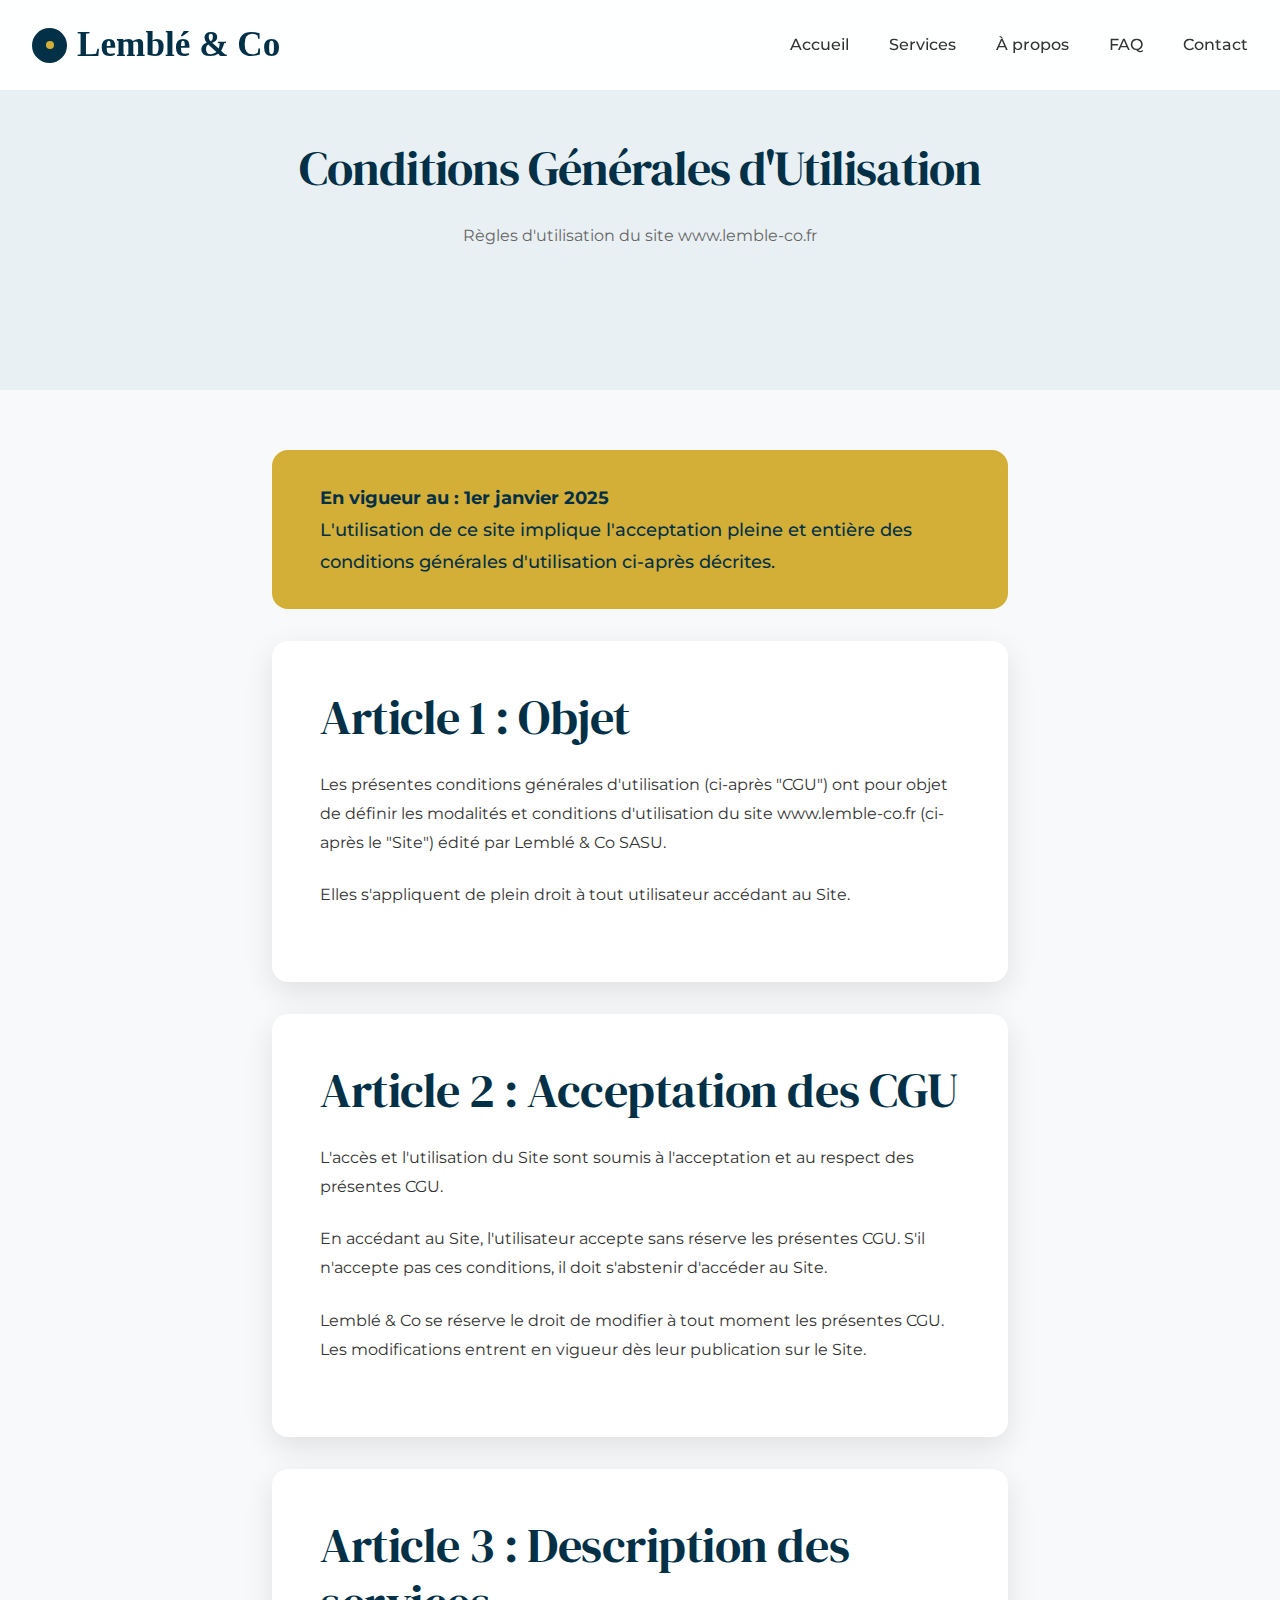
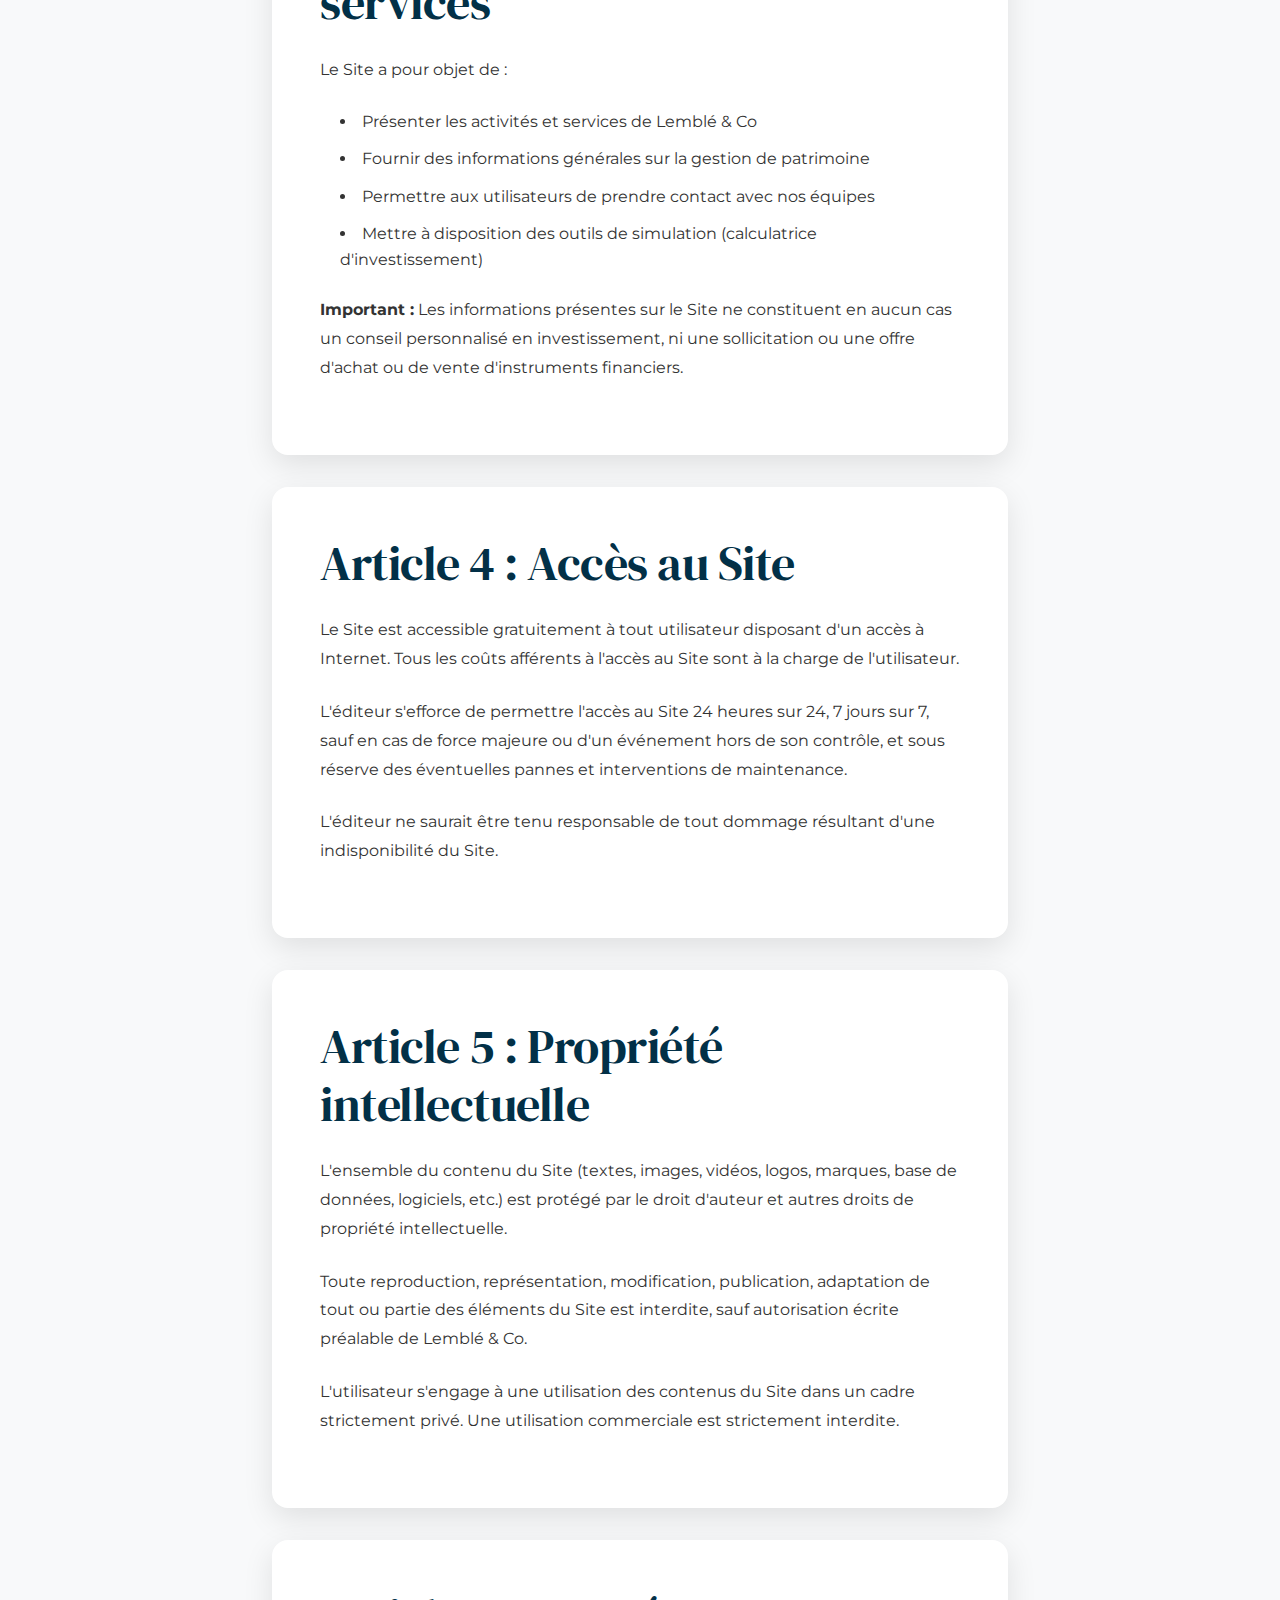
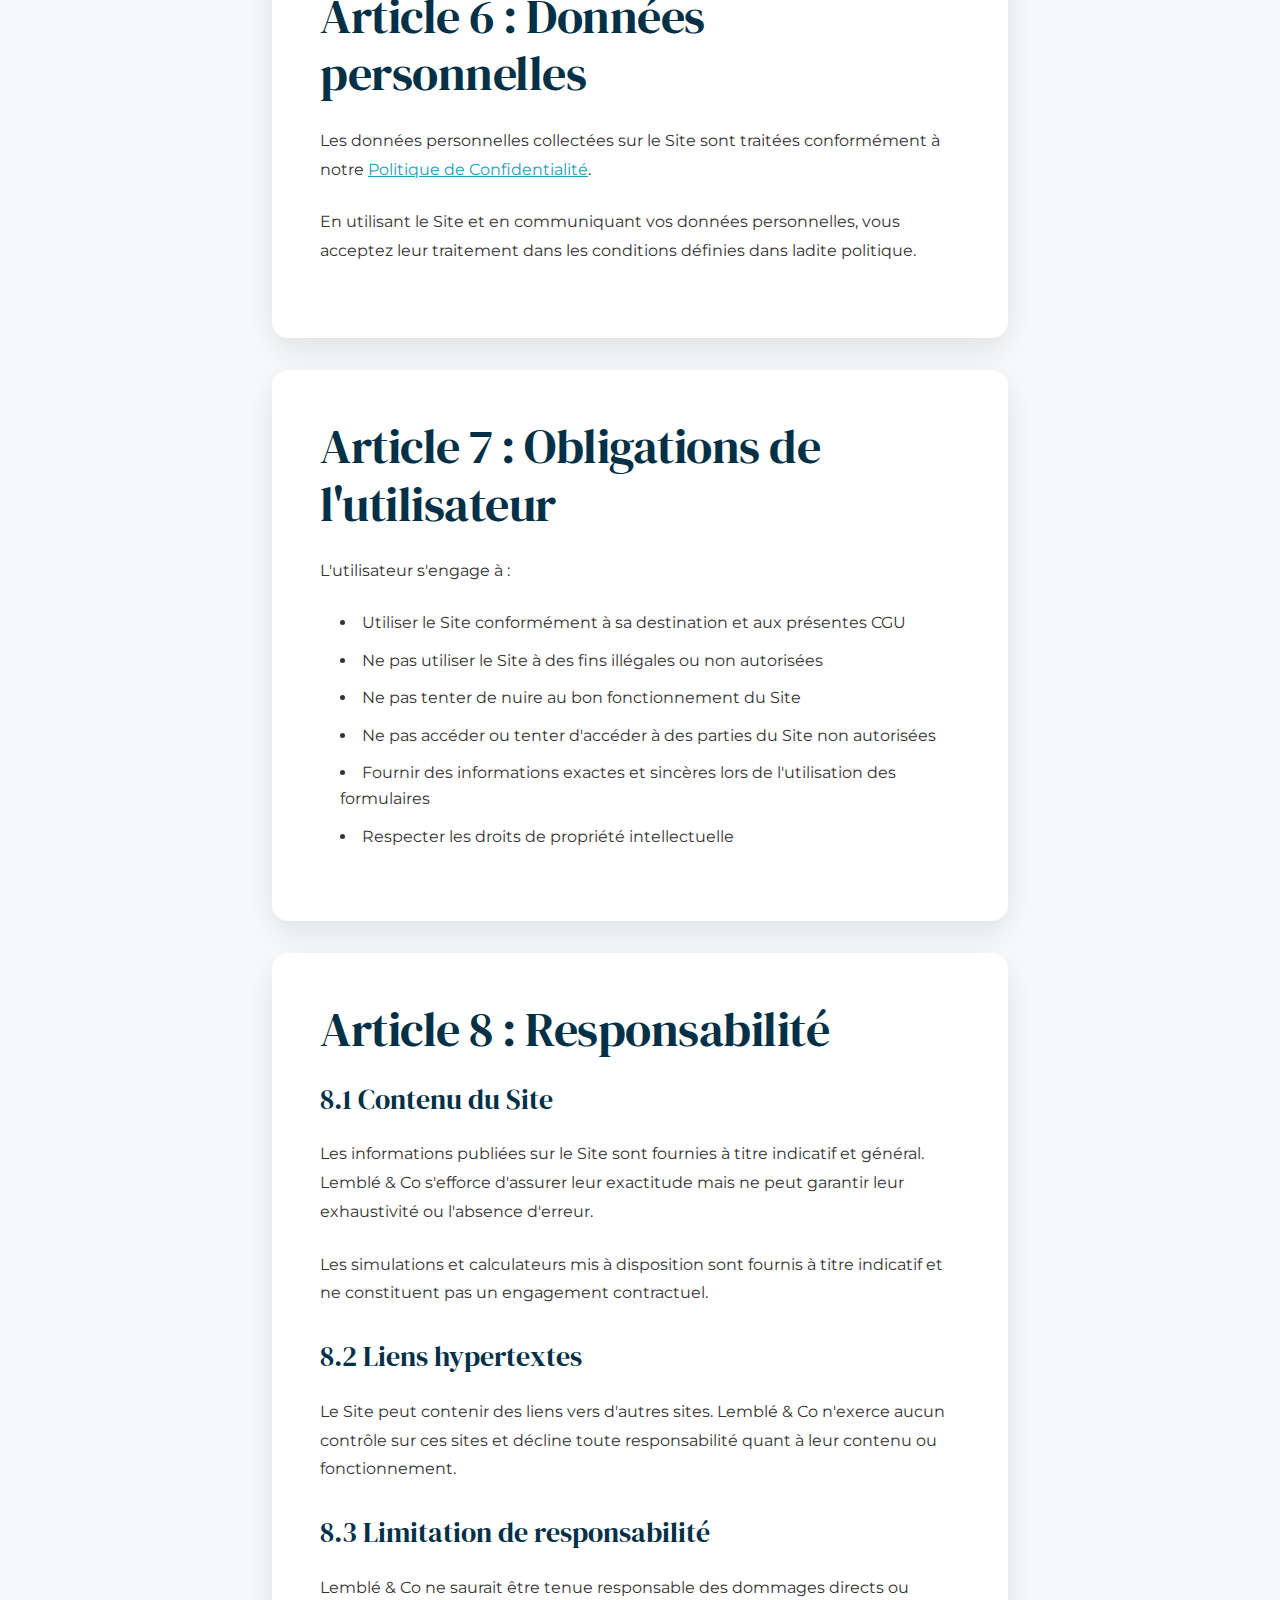
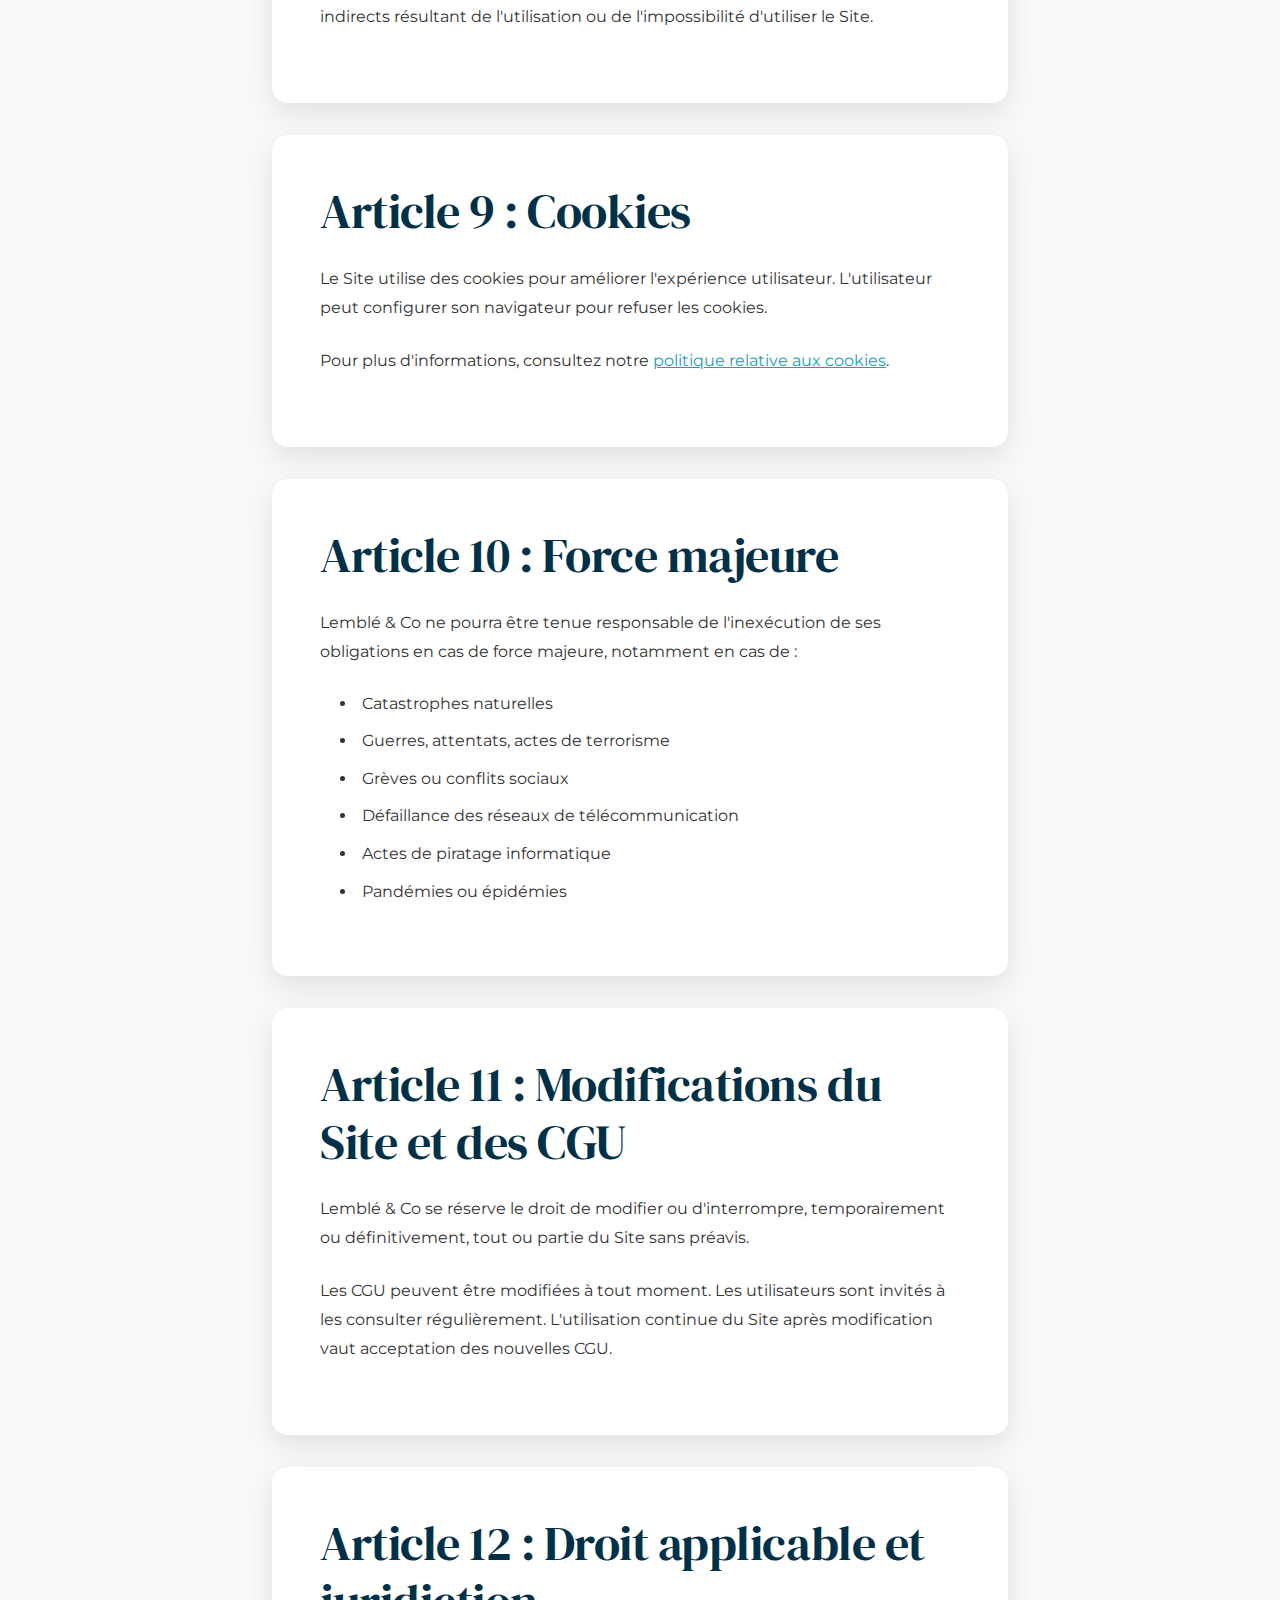
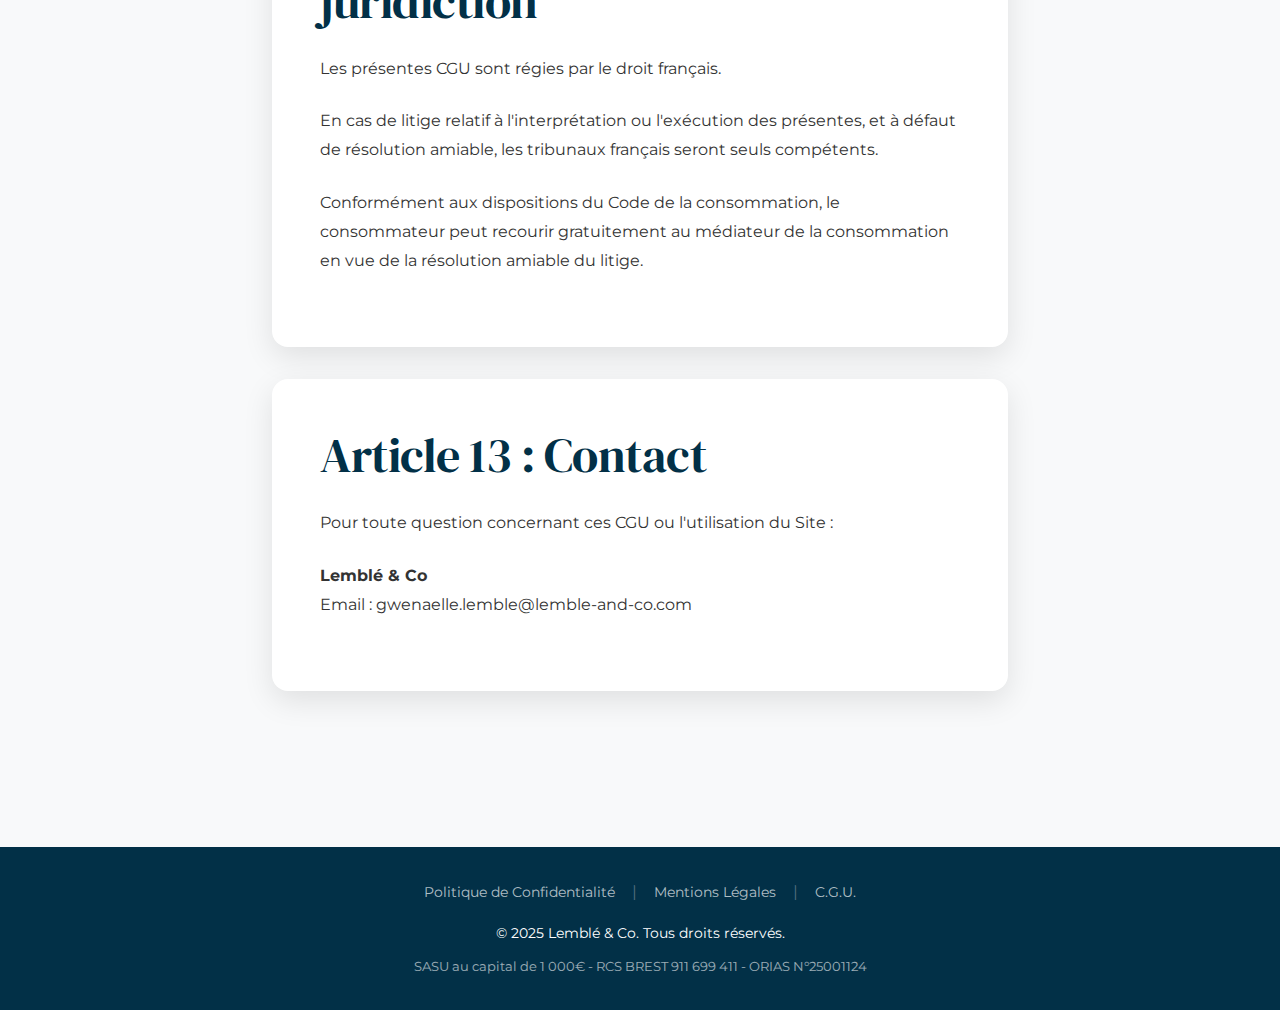
<file: c-g-u.html>
<!DOCTYPE html>
<html lang="fr">
<head>
    <meta charset="UTF-8">
    <meta name="viewport" content="width=device-width, initial-scale=1.0">
    <meta name="description" content="Conditions Générales d'Utilisation - Lemblé & Co">
    <meta name="robots" content="index, follow">
    
    <title>CGU - Conditions Générales d'Utilisation | Lemblé & Co</title>
    
    <link rel="preconnect" href="https://fonts.googleapis.com">
    <link rel="preconnect" href="https://fonts.gstatic.com" crossorigin>
    <link href="https://fonts.googleapis.com/css2?family=DM+Serif+Display:ital@0;1&family=Montserrat:wght@300;400;500;600;700&display=swap" rel="stylesheet">
    <link rel="stylesheet" href="./css/style.css">
    <link rel="icon" href="favicon.ico" type="image/x-icon">
</head>
<body class="loaded">
    <!-- Header -->
    <header class="header">
        <div class="container">
            <div class="logo">
                <a href="index.html" class="logo-link">
                    <span class="logo-icon"><span class="logo-dot"></span></span>
                    <span class="logo-text">Lemblé & Co</span>
                </a>
            </div>
            <nav class="main-nav">
                <button class="mobile-menu-toggle" aria-label="Menu principal">
                    <span></span>
                    <span></span>
                    <span></span>
                </button>
                <ul class="nav-links">
                    <li><a href="index.html#accueil">Accueil</a></li>
                    <li><a href="index.html#services">Services</a></li>
                    <li><a href="index.html#about">À propos</a></li>
                    <li><a href="index.html#faq">FAQ</a></li>
                    <li><a href="index.html#contact">Contact</a></li>
                </ul>
            </nav>
        </div>
    </header>

    <main>
        <!-- Page Header -->
        <section class="legal-header" style="padding: 140px 0 60px; background-color: var(--medium-bg);">
            <div class="container">
                <div class="section-header">
                    <h1 style="font-size: 3rem;">Conditions Générales d'Utilisation</h1>
                    <p>Règles d'utilisation du site www.lemble-co.fr</p>
                </div>
            </div>
        </section>

        <!-- Content -->
        <section class="legal-content" style="padding: 60px 0;">
            <div class="container legal-content-wrapper">
                <div class="content-card-accent">
                    <p>
                        <strong>En vigueur au : 1er janvier 2025</strong><br>
                        L'utilisation de ce site implique l'acceptation pleine et entière des conditions générales d'utilisation ci-après décrites.
                    </p>
                </div>

                <div class="content-card">
                    <h2>Article 1 : Objet</h2>
                    <p>Les présentes conditions générales d'utilisation (ci-après "CGU") ont pour objet de définir les modalités et conditions d'utilisation du site www.lemble-co.fr (ci-après le "Site") édité par Lemblé & Co SASU.</p>
                    <p>Elles s'appliquent de plein droit à tout utilisateur accédant au Site.</p>
                </div>

                <div class="content-card">
                    <h2>Article 2 : Acceptation des CGU</h2>
                    <p>L'accès et l'utilisation du Site sont soumis à l'acceptation et au respect des présentes CGU.</p>
                    <p>En accédant au Site, l'utilisateur accepte sans réserve les présentes CGU. S'il n'accepte pas ces conditions, il doit s'abstenir d'accéder au Site.</p>
                    <p>Lemblé & Co se réserve le droit de modifier à tout moment les présentes CGU. Les modifications entrent en vigueur dès leur publication sur le Site.</p>
                </div>

                <div class="content-card">
                    <h2>Article 3 : Description des services</h2>
                    <p>Le Site a pour objet de :</p>
                    <ul>
                        <li>Présenter les activités et services de Lemblé & Co</li>
                        <li>Fournir des informations générales sur la gestion de patrimoine</li>
                        <li>Permettre aux utilisateurs de prendre contact avec nos équipes</li>
                        <li>Mettre à disposition des outils de simulation (calculatrice d'investissement)</li>
                    </ul>
                    <p style="margin-top: 1rem;"><strong>Important :</strong> Les informations présentes sur le Site ne constituent en aucun cas un conseil personnalisé en investissement, ni une sollicitation ou une offre d'achat ou de vente d'instruments financiers.</p>
                </div>

                <div class="content-card">
                    <h2>Article 4 : Accès au Site</h2>
                    <p>Le Site est accessible gratuitement à tout utilisateur disposant d'un accès à Internet. Tous les coûts afférents à l'accès au Site sont à la charge de l'utilisateur.</p>
                    <p>L'éditeur s'efforce de permettre l'accès au Site 24 heures sur 24, 7 jours sur 7, sauf en cas de force majeure ou d'un événement hors de son contrôle, et sous réserve des éventuelles pannes et interventions de maintenance.</p>
                    <p>L'éditeur ne saurait être tenu responsable de tout dommage résultant d'une indisponibilité du Site.</p>
                </div>

                <div class="content-card">
                    <h2>Article 5 : Propriété intellectuelle</h2>
                    <p>L'ensemble du contenu du Site (textes, images, vidéos, logos, marques, base de données, logiciels, etc.) est protégé par le droit d'auteur et autres droits de propriété intellectuelle.</p>
                    <p>Toute reproduction, représentation, modification, publication, adaptation de tout ou partie des éléments du Site est interdite, sauf autorisation écrite préalable de Lemblé & Co.</p>
                    <p>L'utilisateur s'engage à une utilisation des contenus du Site dans un cadre strictement privé. Une utilisation commerciale est strictement interdite.</p>
                </div>

                <div class="content-card">
                    <h2>Article 6 : Données personnelles</h2>
                    <p>Les données personnelles collectées sur le Site sont traitées conformément à notre <a href="politique-confidentialite.html">Politique de Confidentialité</a>.</p>
                    <p>En utilisant le Site et en communiquant vos données personnelles, vous acceptez leur traitement dans les conditions définies dans ladite politique.</p>
                </div>

                <div class="content-card">
                    <h2>Article 7 : Obligations de l'utilisateur</h2>
                    <p>L'utilisateur s'engage à :</p>
                    <ul>
                        <li>Utiliser le Site conformément à sa destination et aux présentes CGU</li>
                        <li>Ne pas utiliser le Site à des fins illégales ou non autorisées</li>
                        <li>Ne pas tenter de nuire au bon fonctionnement du Site</li>
                        <li>Ne pas accéder ou tenter d'accéder à des parties du Site non autorisées</li>
                        <li>Fournir des informations exactes et sincères lors de l'utilisation des formulaires</li>
                        <li>Respecter les droits de propriété intellectuelle</li>
                    </ul>
                </div>

                <div class="content-card">
                    <h2>Article 8 : Responsabilité</h2>
                    
                    <h3>8.1 Contenu du Site</h3>
                    <p>Les informations publiées sur le Site sont fournies à titre indicatif et général. Lemblé & Co s'efforce d'assurer leur exactitude mais ne peut garantir leur exhaustivité ou l'absence d'erreur.</p>
                    <p>Les simulations et calculateurs mis à disposition sont fournis à titre indicatif et ne constituent pas un engagement contractuel.</p>
                    
                    <h3 style="margin-top: 2rem;">8.2 Liens hypertextes</h3>
                    <p>Le Site peut contenir des liens vers d'autres sites. Lemblé & Co n'exerce aucun contrôle sur ces sites et décline toute responsabilité quant à leur contenu ou fonctionnement.</p>
                    
                    <h3 style="margin-top: 2rem;">8.3 Limitation de responsabilité</h3>
                    <p>Lemblé & Co ne saurait être tenue responsable des dommages directs ou indirects résultant de l'utilisation ou de l'impossibilité d'utiliser le Site.</p>
                </div>

                <div class="content-card">
                    <h2>Article 9 : Cookies</h2>
                    <p>Le Site utilise des cookies pour améliorer l'expérience utilisateur. L'utilisateur peut configurer son navigateur pour refuser les cookies.</p>
                    <p>Pour plus d'informations, consultez notre <a href="politique-confidentialite.html#cookies">politique relative aux cookies</a>.</p>
                </div>

                <div class="content-card">
                    <h2>Article 10 : Force majeure</h2>
                    <p>Lemblé & Co ne pourra être tenue responsable de l'inexécution de ses obligations en cas de force majeure, notamment en cas de :</p>
                    <ul>
                        <li>Catastrophes naturelles</li>
                        <li>Guerres, attentats, actes de terrorisme</li>
                        <li>Grèves ou conflits sociaux</li>
                        <li>Défaillance des réseaux de télécommunication</li>
                        <li>Actes de piratage informatique</li>
                        <li>Pandémies ou épidémies</li>
                    </ul>
                </div>

                <div class="content-card">
                    <h2>Article 11 : Modifications du Site et des CGU</h2>
                    <p>Lemblé & Co se réserve le droit de modifier ou d'interrompre, temporairement ou définitivement, tout ou partie du Site sans préavis.</p>
                    <p>Les CGU peuvent être modifiées à tout moment. Les utilisateurs sont invités à les consulter régulièrement. L'utilisation continue du Site après modification vaut acceptation des nouvelles CGU.</p>
                </div>

                <div class="content-card">
                    <h2>Article 12 : Droit applicable et juridiction</h2>
                    <p>Les présentes CGU sont régies par le droit français.</p>
                    <p>En cas de litige relatif à l'interprétation ou l'exécution des présentes, et à défaut de résolution amiable, les tribunaux français seront seuls compétents.</p>
                    <p>Conformément aux dispositions du Code de la consommation, le consommateur peut recourir gratuitement au médiateur de la consommation en vue de la résolution amiable du litige.</p>
                </div>

                <div class="content-card" style="margin-bottom: 0;"> <!-- No margin bottom on last card -->
                    <h2>Article 13 : Contact</h2>
                    <p>Pour toute question concernant ces CGU ou l'utilisation du Site :</p>
                    <p><strong>Lemblé & Co</strong><br>
                    Email : gwenaelle.lemble@lemble-and-co.com</p>
                </div>
            </div>
        </section>
    </main>

    <!-- Footer -->
    <footer class="footer">
        <div class="container">
            <div class="footer-bottom">
                <div class="footer-legal">
                    <a href="politique-confidentialite.html">Politique de Confidentialité</a>
                    <span class="separator">|</span>
                    <a href="mentions-legales.html">Mentions Légales</a>
                    <span class="separator">|</span>
                    <a href="c-g-u.html" class="active">C.G.U.</a>
                </div>
                <p class="copyright">© 2025 Lemblé & Co. Tous droits réservés.</p>
                <p class="legal-info">SASU au capital de 1 000€ - RCS BREST 911 699 411 - ORIAS N°25001124</p>
            </div>
        </div>
    </footer>

    <script>
        // Script minimal pour le menu mobile
        document.addEventListener('DOMContentLoaded', function() {
            const mobileMenuToggle = document.querySelector('.mobile-menu-toggle');
            const navLinks = document.querySelector('.nav-links');
            
            if (mobileMenuToggle) {
                mobileMenuToggle.addEventListener('click', function() {
                    navLinks.classList.toggle('show');
                    const spans = this.querySelectorAll('span');
                    if (navLinks.classList.contains('show')) {
                        spans[0].style.transform = 'rotate(45deg) translate(6px, 6px)';
                        spans[1].style.opacity = '0';
                        spans[2].style.transform = 'rotate(-45deg) translate(6px, -6px)';
                    } else {
                        spans[0].style.transform = 'none';
                        spans[1].style.opacity = '1';
                        spans[2].style.transform = 'none';
                    }
                });
            }
        });
    </script>
</body>
</html>
</file>
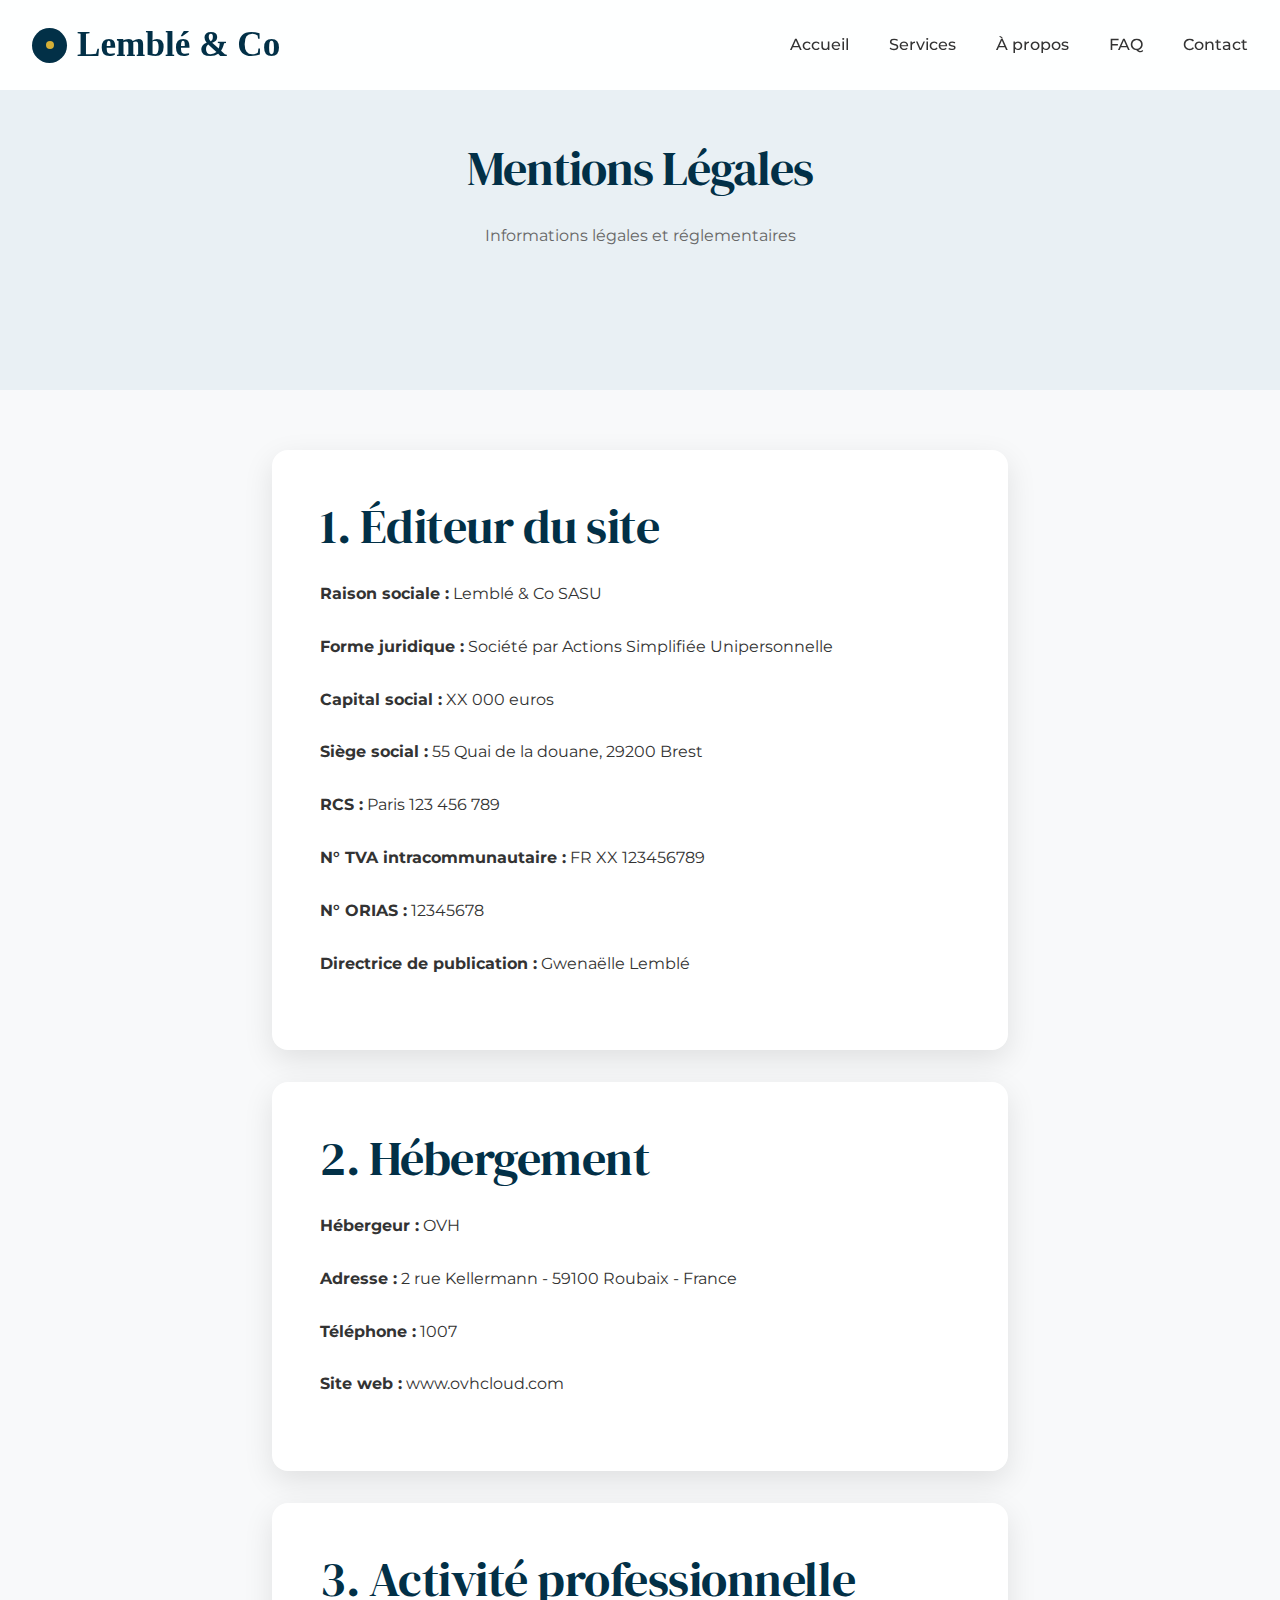
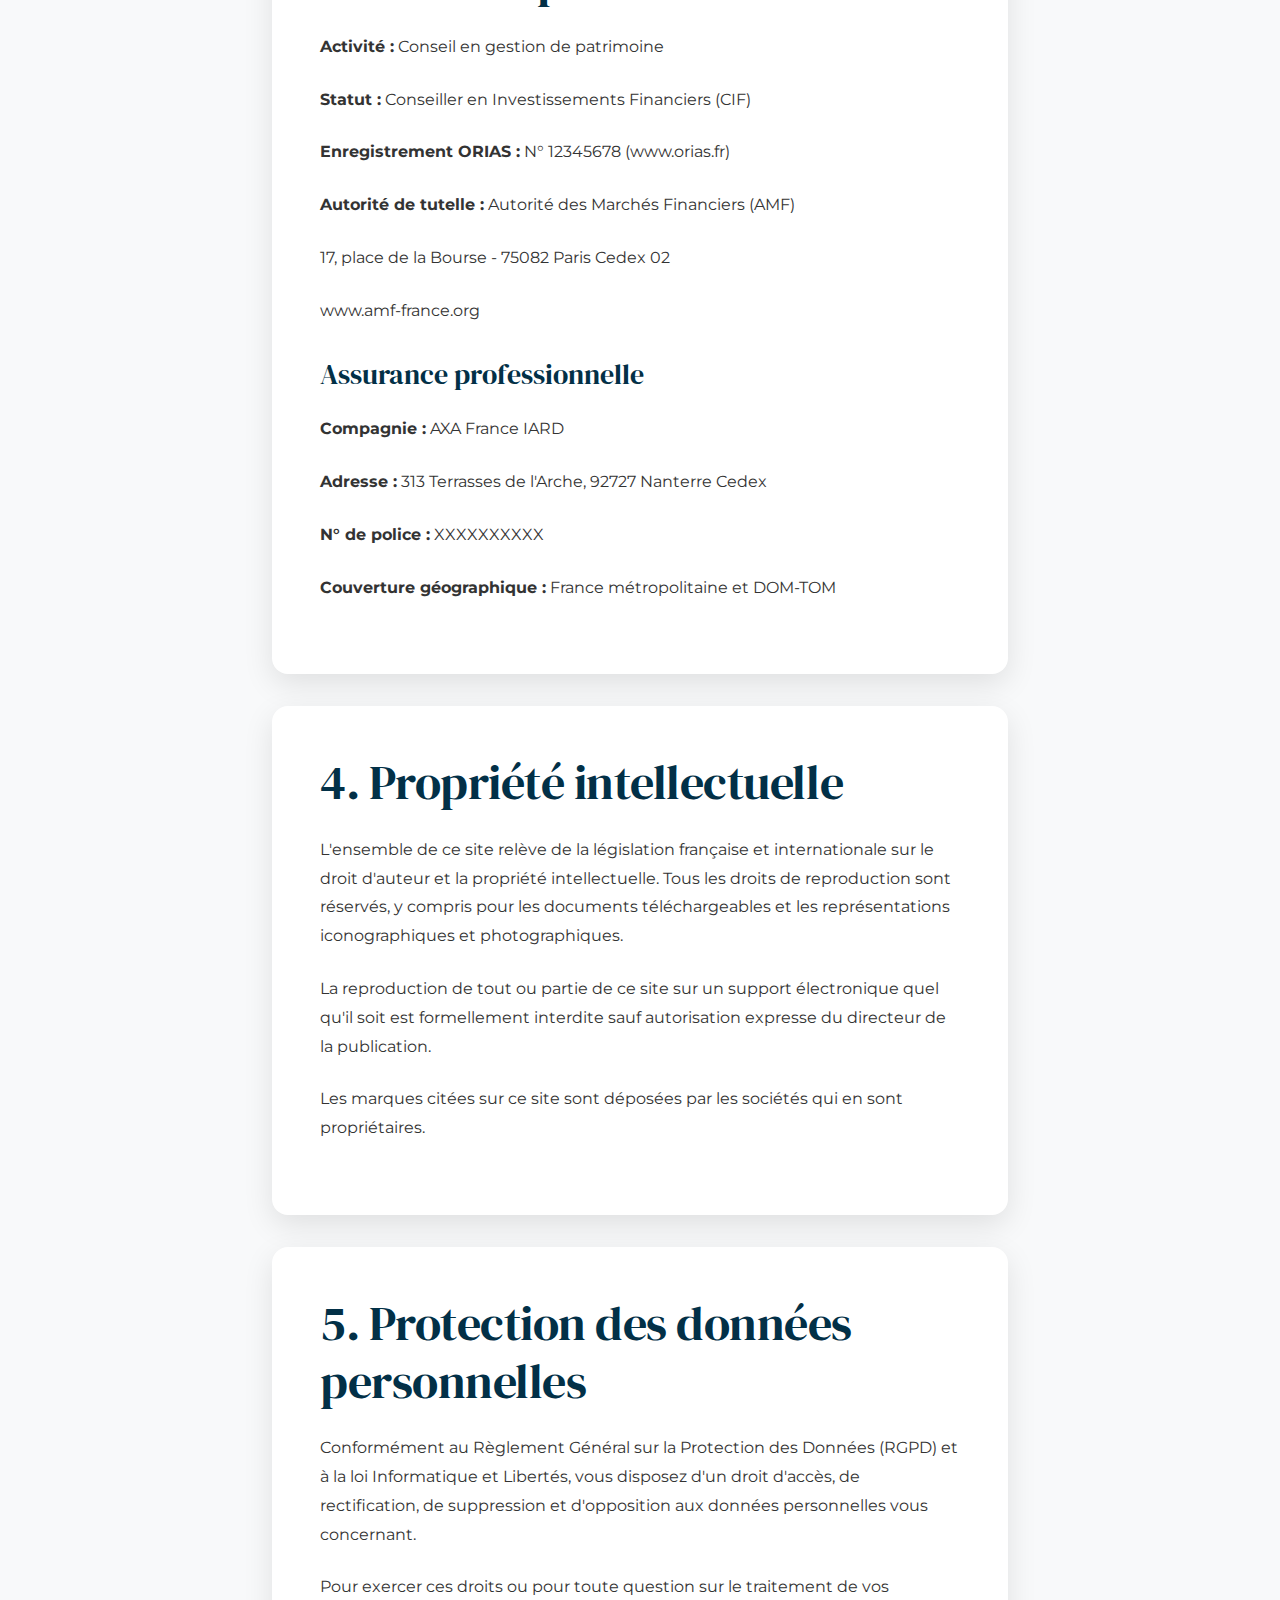
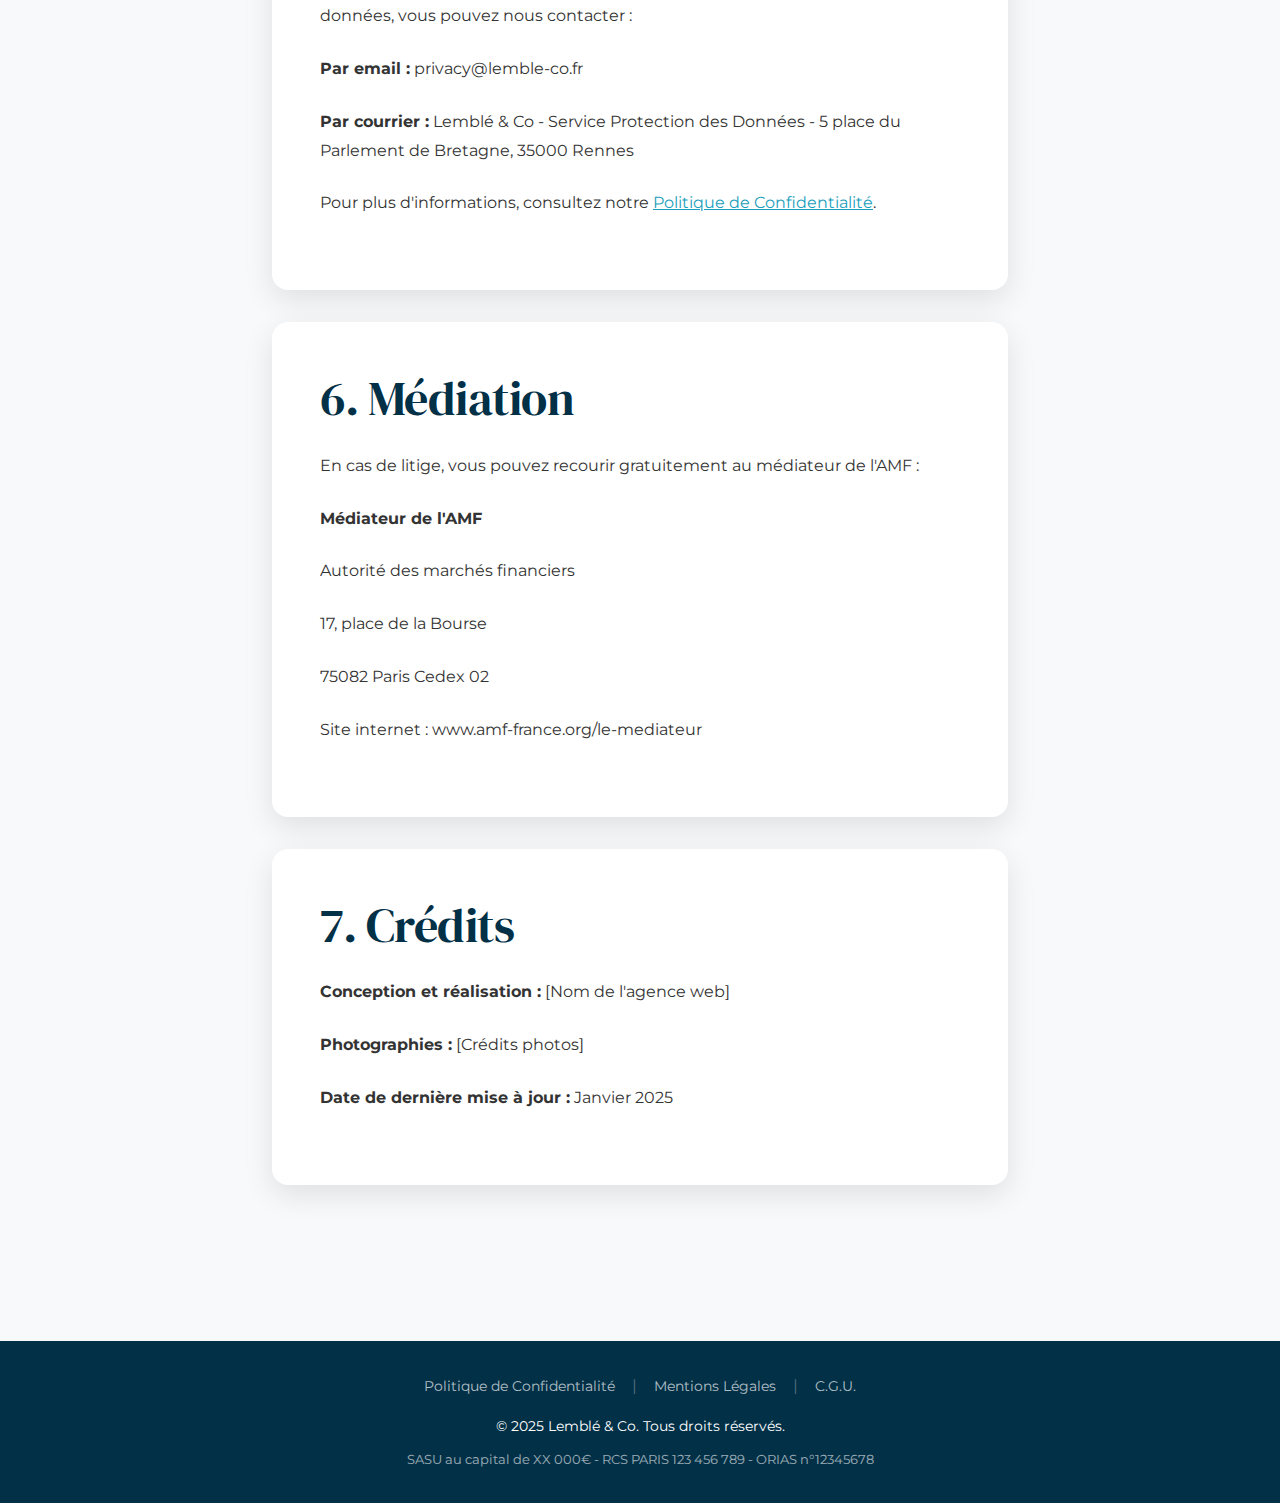
<file: mentions-legales.html>
<!DOCTYPE html>
<html lang="fr">
<head>
    <meta charset="UTF-8">
    <meta name="viewport" content="width=device-width, initial-scale=1.0">
    <meta name="description" content="Mentions légales - Lemblé & Co - Gestion de patrimoine">
    <meta name="robots" content="index, follow">
    
    <title>Mentions Légales | Lemblé & Co</title>
    
    <link rel="preconnect" href="https://fonts.googleapis.com">
    <link rel="preconnect" href="https://fonts.gstatic.com" crossorigin>
    <link href="https://fonts.googleapis.com/css2?family=DM+Serif+Display:ital@0;1&family=Montserrat:wght@300;400;500;600;700&display=swap" rel="stylesheet">
    <link rel="stylesheet" href="./css/style.css">
    <link rel="icon" href="favicon.ico" type="image/x-icon">
</head>
<body class="loaded">
    <!-- Header -->
    <header class="header">
        <div class="container">
            <div class="logo">
                <a href="index.html" class="logo-link">
                    <span class="logo-icon"><span class="logo-dot"></span></span>
                    <span class="logo-text">Lemblé & Co</span>
                </a>
            </div>
            <nav class="main-nav">
                <button class="mobile-menu-toggle" aria-label="Menu principal">
                    <span></span>
                    <span></span>
                    <span></span>
                </button>
                <ul class="nav-links">
                    <li><a href="index.html#accueil">Accueil</a></li>
                    <li><a href="index.html#services">Services</a></li>
                    <li><a href="index.html#about">À propos</a></li>
                    <li><a href="index.html#faq">FAQ</a></li>
                    <li><a href="index.html#contact">Contact</a></li>
                </ul>
            </nav>
        </div>
    </header>

    <main>
        <!-- Page Header -->
        <section class="legal-header" style="padding: 140px 0 60px; background-color: var(--medium-bg);">
            <div class="container">
                <div class="section-header">
                    <h1 style="font-size: 3rem;">Mentions Légales</h1>
                    <p>Informations légales et réglementaires</p>
                </div>
            </div>
        </section>

        <!-- Content -->
        <section class="legal-content" style="padding: 60px 0;">
            <div class="container legal-content-wrapper">
                <div class="content-card">
                    <h2>1. Éditeur du site</h2>
                    <p><strong>Raison sociale :</strong> Lemblé & Co SASU</p>
                    <p><strong>Forme juridique :</strong> Société par Actions Simplifiée Unipersonnelle</p>
                    <p><strong>Capital social :</strong> XX 000 euros</p>
                    <p><strong>Siège social :</strong> 55 Quai de la douane, 29200 Brest</p>
                    <p><strong>RCS :</strong> Paris 123 456 789</p>
                    <p><strong>N° TVA intracommunautaire :</strong> FR XX 123456789</p>
                    <p><strong>N° ORIAS :</strong> 12345678</p>
                    <p><strong>Directrice de publication :</strong> Gwenaëlle Lemblé</p>
                </div>

                <div class="content-card">
                    <h2>2. Hébergement</h2>
                    <p><strong>Hébergeur :</strong> OVH</p>
                    <p><strong>Adresse :</strong> 2 rue Kellermann - 59100 Roubaix - France</p>
                    <p><strong>Téléphone :</strong> 1007</p>
                    <p><strong>Site web :</strong> www.ovhcloud.com</p>
                </div>

                <div class="content-card">
                    <h2>3. Activité professionnelle</h2>
                    <p><strong>Activité :</strong> Conseil en gestion de patrimoine</p>
                    <p><strong>Statut :</strong> Conseiller en Investissements Financiers (CIF)</p>
                    <p><strong>Enregistrement ORIAS :</strong> N° 12345678 (www.orias.fr)</p>
                    <p><strong>Autorité de tutelle :</strong> Autorité des Marchés Financiers (AMF)</p>
                    <p>17, place de la Bourse - 75082 Paris Cedex 02</p>
                    <p>www.amf-france.org</p>
                    
                    <h3 style="margin-top: 2rem;">Assurance professionnelle</h3>
                    <p><strong>Compagnie :</strong> AXA France IARD</p>
                    <p><strong>Adresse :</strong> 313 Terrasses de l'Arche, 92727 Nanterre Cedex</p>
                    <p><strong>N° de police :</strong> XXXXXXXXXX</p>
                    <p><strong>Couverture géographique :</strong> France métropolitaine et DOM-TOM</p>
                </div>

                <div class="content-card">
                    <h2>4. Propriété intellectuelle</h2>
                    <p>L'ensemble de ce site relève de la législation française et internationale sur le droit d'auteur et la propriété intellectuelle. Tous les droits de reproduction sont réservés, y compris pour les documents téléchargeables et les représentations iconographiques et photographiques.</p>
                    <p>La reproduction de tout ou partie de ce site sur un support électronique quel qu'il soit est formellement interdite sauf autorisation expresse du directeur de la publication.</p>
                    <p>Les marques citées sur ce site sont déposées par les sociétés qui en sont propriétaires.</p>
                </div>

                <div class="content-card">
                    <h2>5. Protection des données personnelles</h2>
                    <p>Conformément au Règlement Général sur la Protection des Données (RGPD) et à la loi Informatique et Libertés, vous disposez d'un droit d'accès, de rectification, de suppression et d'opposition aux données personnelles vous concernant.</p>
                    <p>Pour exercer ces droits ou pour toute question sur le traitement de vos données, vous pouvez nous contacter :</p>
                    <p><strong>Par email :</strong> privacy@lemble-co.fr</p>
                    <p><strong>Par courrier :</strong> Lemblé & Co - Service Protection des Données - 5 place du Parlement de Bretagne, 35000 Rennes</p>
                    <p>Pour plus d'informations, consultez notre <a href="politique-confidentialite.html">Politique de Confidentialité</a>.</p>
                </div>

                <div class="content-card">
                    <h2>6. Médiation</h2>
                    <p>En cas de litige, vous pouvez recourir gratuitement au médiateur de l'AMF :</p>
                    <p><strong>Médiateur de l'AMF</strong></p>
                    <p>Autorité des marchés financiers</p>
                    <p>17, place de la Bourse</p>
                    <p>75082 Paris Cedex 02</p>
                    <p>Site internet : www.amf-france.org/le-mediateur</p>
                </div>

                <div class="content-card" style="margin-bottom: 0;"> <!-- No margin bottom on last card -->
                    <h2>7. Crédits</h2>
                    <p><strong>Conception et réalisation :</strong> [Nom de l'agence web]</p>
                    <p><strong>Photographies :</strong> [Crédits photos]</p>
                    <p><strong>Date de dernière mise à jour :</strong> Janvier 2025</p>
                </div>
            </div>
        </section>
    </main>

    <!-- Footer -->
    <footer class="footer">
        <div class="container">
            <div class="footer-bottom">
                <div class="footer-legal">
                    <a href="politique-confidentialite.html">Politique de Confidentialité</a>
                    <span class="separator">|</span>
                    <a href="mentions-legales.html" class="active">Mentions Légales</a>
                    <span class="separator">|</span>
                    <a href="c-g-u.html">C.G.U.</a>
                </div>
                <p class="copyright">© 2025 Lemblé & Co. Tous droits réservés.</p>
                <p class="legal-info">SASU au capital de XX 000€ - RCS PARIS 123 456 789 - ORIAS n°12345678</p>
            </div>
        </div>
    </footer>

    <script>
        // Script minimal pour le menu mobile
        document.addEventListener('DOMContentLoaded', function() {
            const mobileMenuToggle = document.querySelector('.mobile-menu-toggle');
            const navLinks = document.querySelector('.nav-links');
            
            if (mobileMenuToggle) {
                mobileMenuToggle.addEventListener('click', function() {
                    navLinks.classList.toggle('show');
                    const spans = this.querySelectorAll('span');
                    if (navLinks.classList.contains('show')) {
                        spans[0].style.transform = 'rotate(45deg) translate(6px, 6px)';
                        spans[1].style.opacity = '0';
                        spans[2].style.transform = 'rotate(-45deg) translate(6px, -6px)';
                    } else {
                        spans[0].style.transform = 'none';
                        spans[1].style.opacity = '1';
                        spans[2].style.transform = 'none';
                    }
                });
            }
        });
    </script>
</body>
</html>
</file>
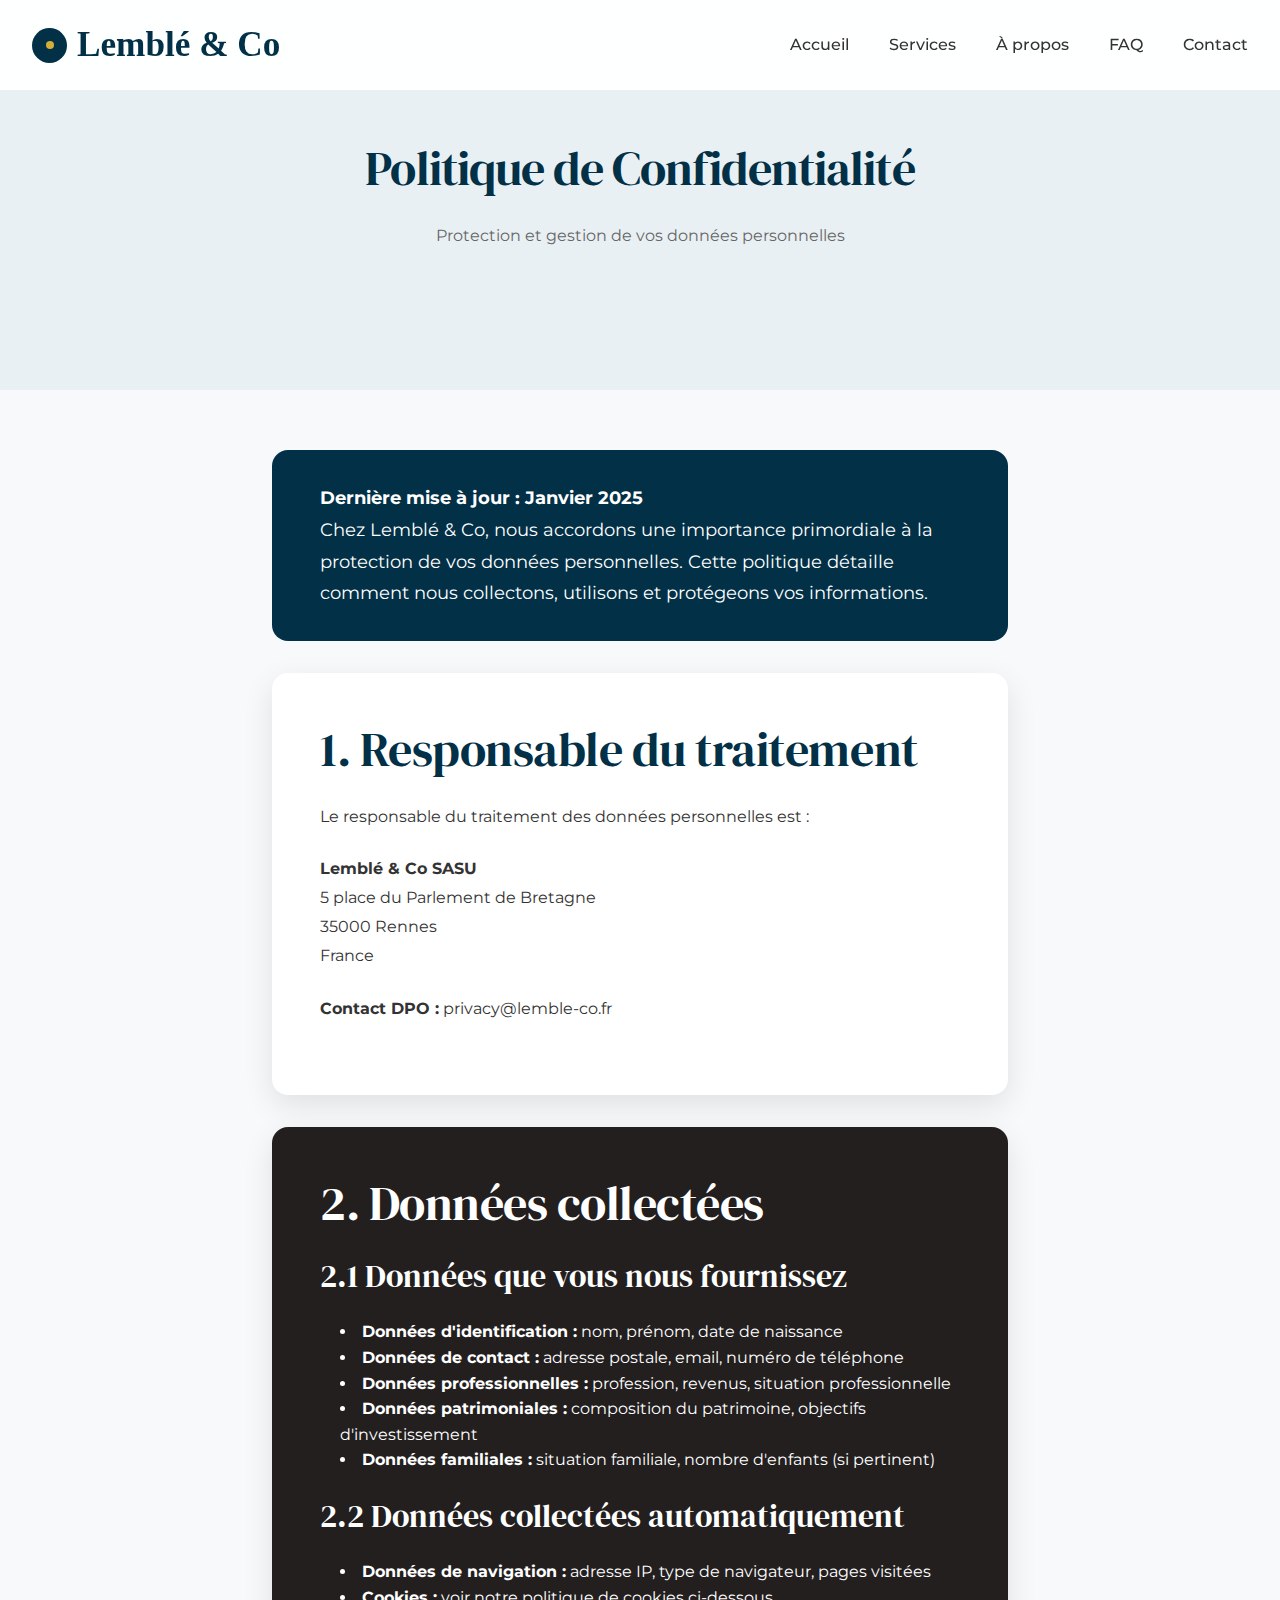
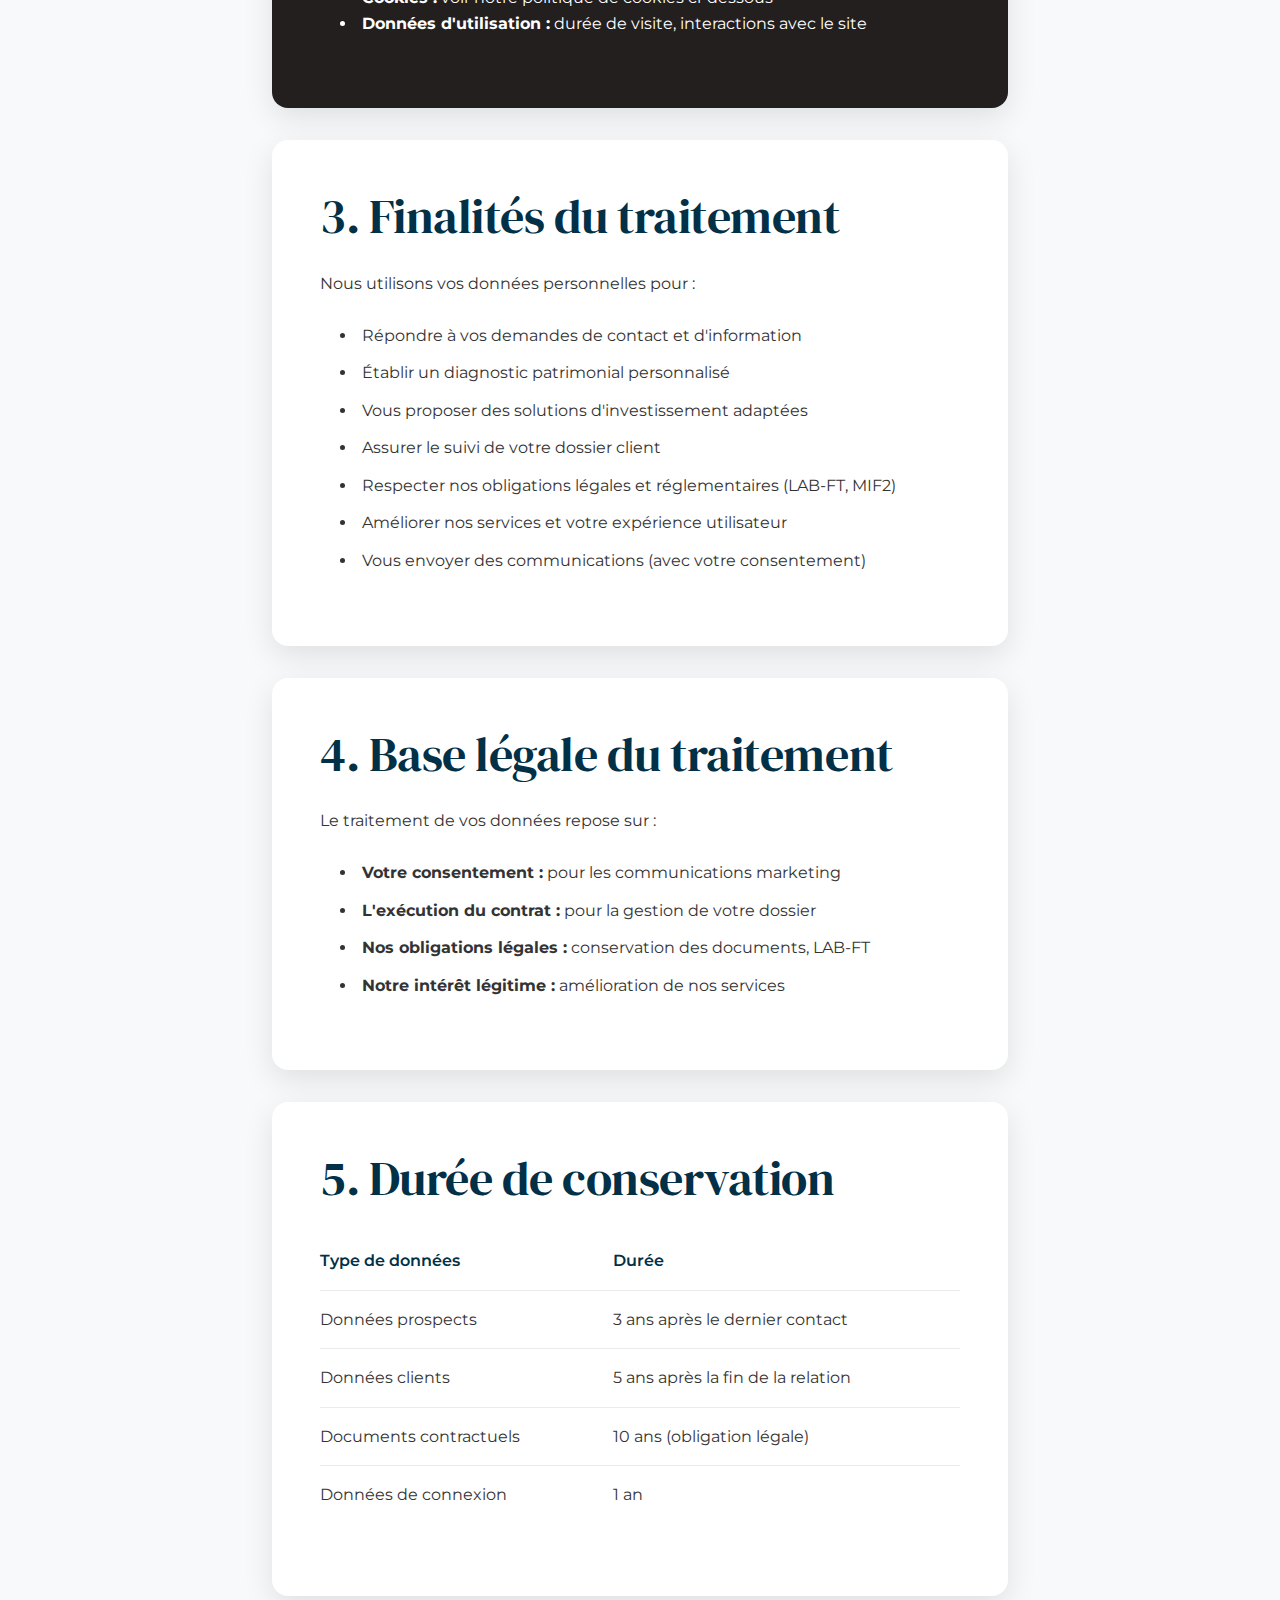
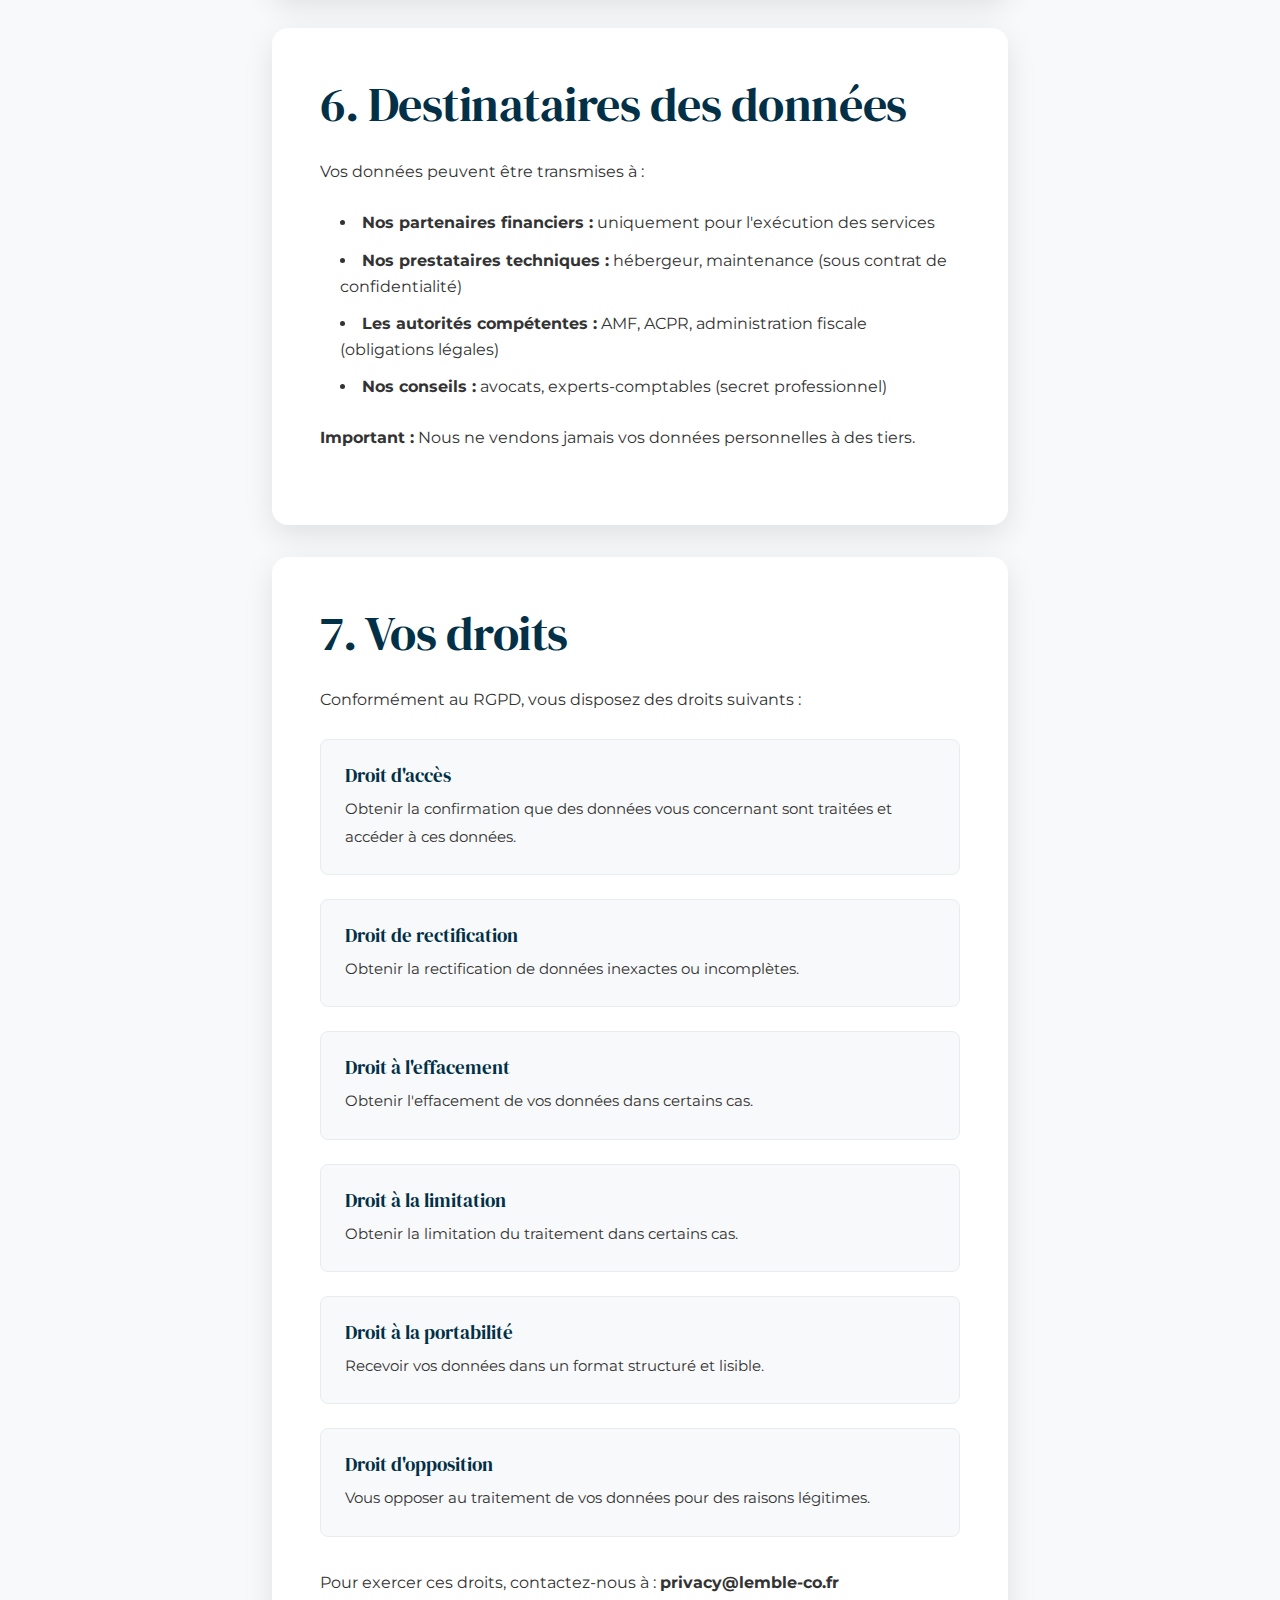
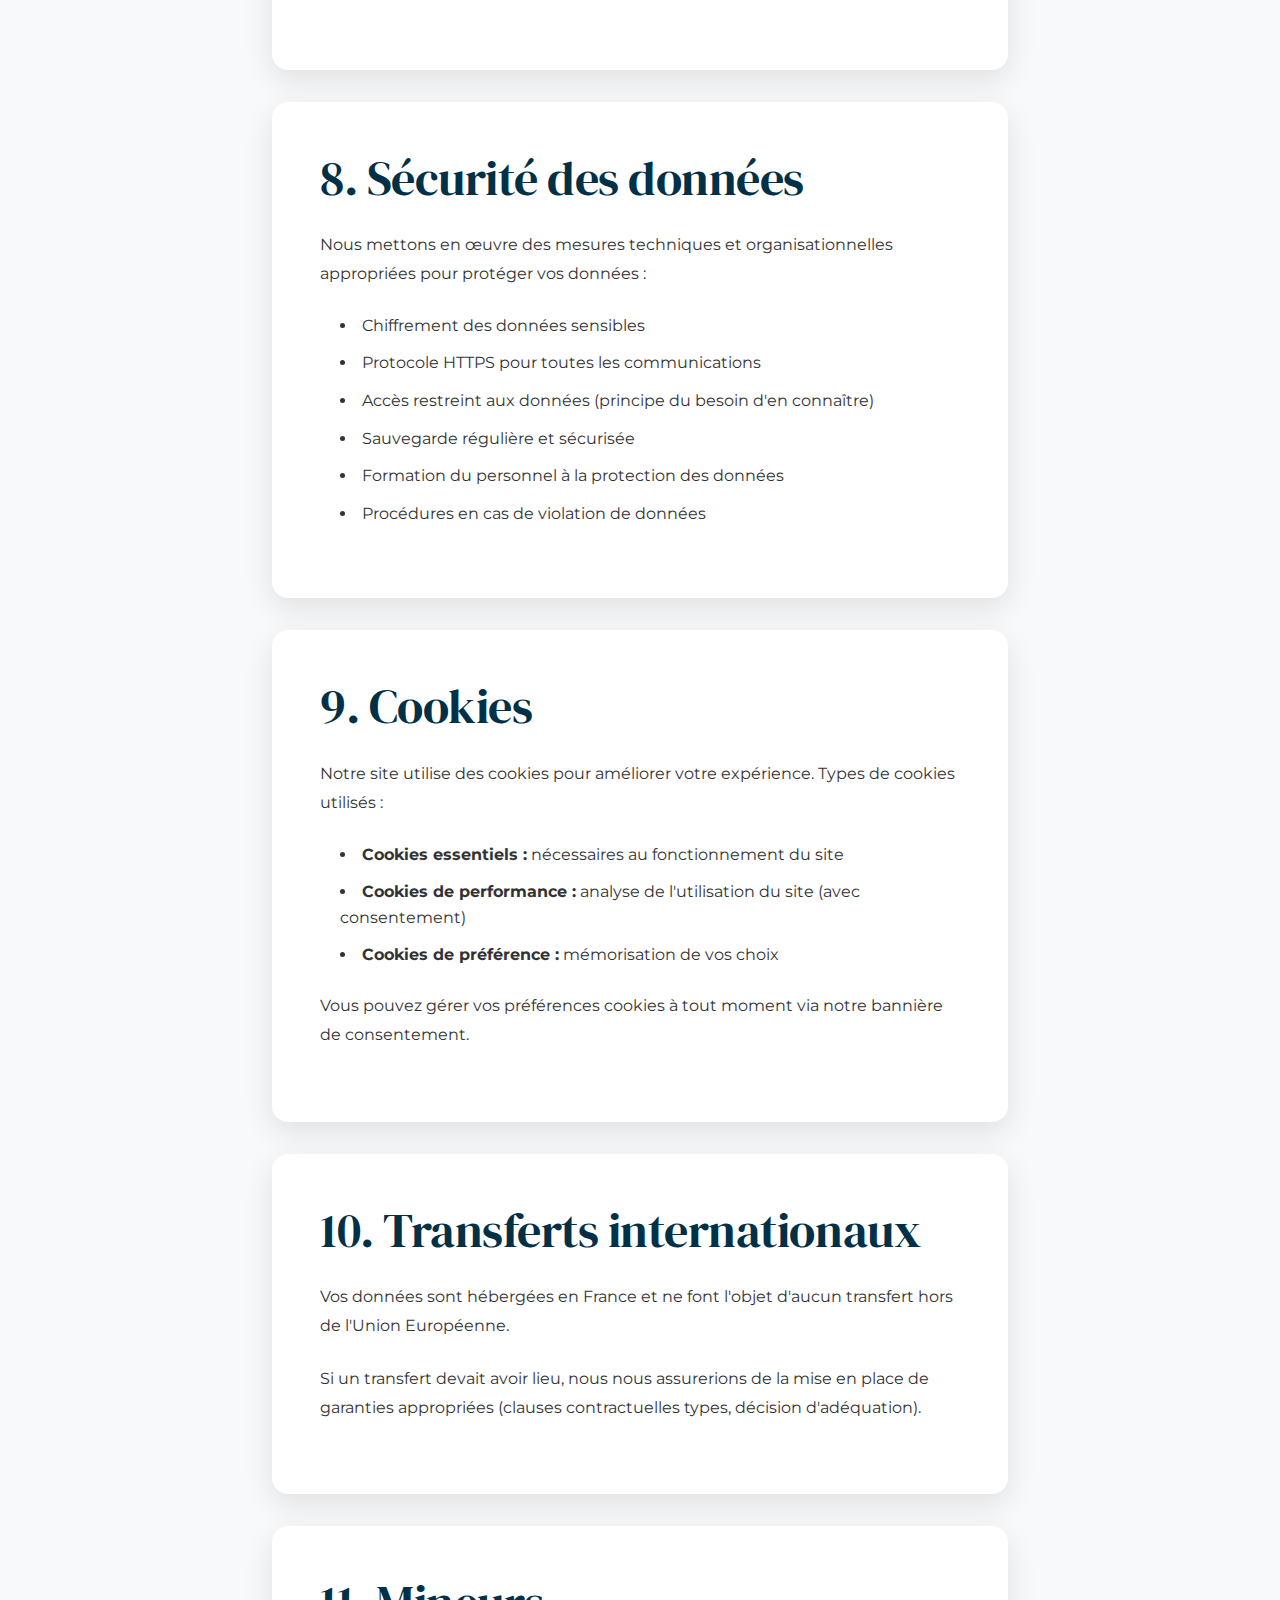
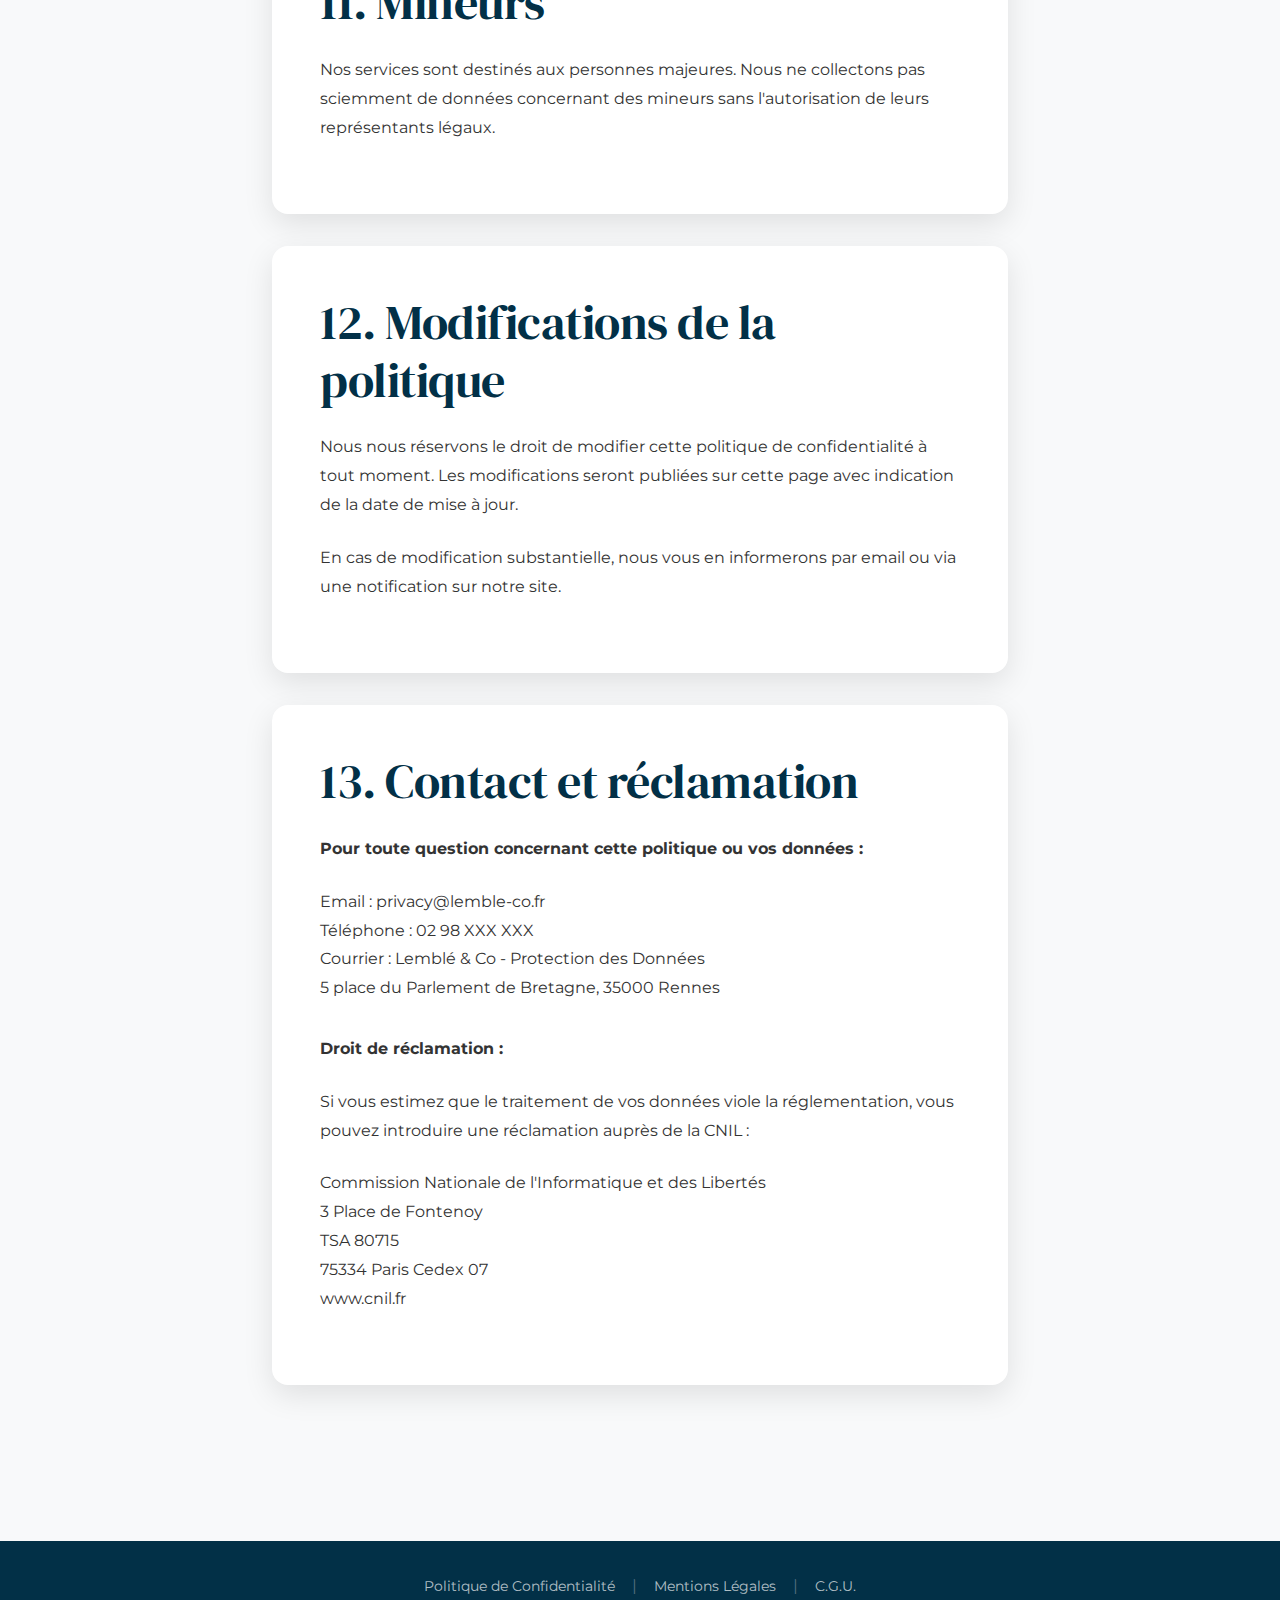
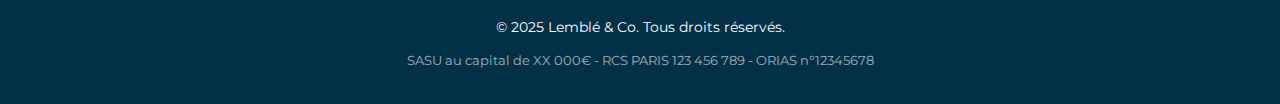
<file: politique-confidentialite.html>
<!DOCTYPE html>
<html lang="fr">
<head>
    <meta charset="UTF-8">
    <meta name="viewport" content="width=device-width, initial-scale=1.0">
    <meta name="description" content="Politique de confidentialité - Lemblé & Co - Protection de vos données personnelles">
    <meta name="robots" content="index, follow">
    
    <title>Politique de Confidentialité | Lemblé & Co</title>
    
    <link rel="preconnect" href="https://fonts.googleapis.com">
    <link rel="preconnect" href="https://fonts.gstatic.com" crossorigin>
    <link href="https://fonts.googleapis.com/css2?family=DM+Serif+Display:ital@0;1&family=Montserrat:wght@300;400;500;600;700&display=swap" rel="stylesheet">
    <link rel="stylesheet" href="./css/style.css">
    <link rel="icon" href="favicon.ico" type="image/x-icon">
</head>
<body class="loaded">
    <!-- Header -->
    <header class="header">
        <div class="container">
            <div class="logo">
                <a href="index.html" class="logo-link">
                    <span class="logo-icon"><span class="logo-dot"></span></span>
                    <span class="logo-text">Lemblé & Co</span>
                </a>
            </div>
            <nav class="main-nav">
                <button class="mobile-menu-toggle" aria-label="Menu principal">
                    <span></span>
                    <span></span>
                    <span></span>
                </button>
                <ul class="nav-links">
                    <li><a href="index.html#accueil">Accueil</a></li>
                    <li><a href="index.html#services">Services</a></li>
                    <li><a href="index.html#about">À propos</a></li>
                    <li><a href="index.html#faq">FAQ</a></li>
                    <li><a href="index.html#contact">Contact</a></li>
                </ul>
            </nav>
        </div>
    </header>

    <main>
        <!-- Page Header -->
        <section class="legal-header" style="padding: 140px 0 60px; background-color: var(--medium-bg);">
            <div class="container">
                <div class="section-header">
                    <h1 style="font-size: 3rem;">Politique de Confidentialité</h1>
                    <p>Protection et gestion de vos données personnelles</p>
                </div>
            </div>
        </section>

        <!-- Content -->
        <section class="legal-content" style="padding: 60px 0;">
            <div class="container legal-content-wrapper">
                
                <!-- Introduction -->
                <div class="content-card-highlight">
                    <p>
                        <strong>Dernière mise à jour : Janvier 2025</strong><br>
                        Chez Lemblé & Co, nous accordons une importance primordiale à la protection de vos données personnelles. Cette politique détaille comment nous collectons, utilisons et protégeons vos informations.
                    </p>
                </div>

                <!-- Section 1 -->
                <div class="content-card">
                    <h2>1. Responsable du traitement</h2>
                    <p>Le responsable du traitement des données personnelles est :</p>
                    <p><strong>Lemblé & Co SASU</strong><br>
                    5 place du Parlement de Bretagne<br>
                    35000 Rennes<br>
                    France</p>
                    <p><strong>Contact DPO :</strong> privacy@lemble-co.fr</p>
                </div>

                <!-- Section 2 -->
                <div class="content-card-dark">
                    <h2>2. Données collectées</h2>
                    <h3>2.1 Données que vous nous fournissez</h3>
                    <ul>
                        <li><strong>Données d'identification :</strong> nom, prénom, date de naissance</li>
                        <li><strong>Données de contact :</strong> adresse postale, email, numéro de téléphone</li>
                        <li><strong>Données professionnelles :</strong> profession, revenus, situation professionnelle</li>
                        <li><strong>Données patrimoniales :</strong> composition du patrimoine, objectifs d'investissement</li>
                        <li><strong>Données familiales :</strong> situation familiale, nombre d'enfants (si pertinent)</li>
                    </ul>

                    <h3>2.2 Données collectées automatiquement</h3>
                    <ul>
                        <li><strong>Données de navigation :</strong> adresse IP, type de navigateur, pages visitées</li>
                        <li><strong>Cookies :</strong> voir notre politique de cookies ci-dessous</li>
                        <li><strong>Données d'utilisation :</strong> durée de visite, interactions avec le site</li>
                    </ul>
                </div>

                <!-- Section 3 -->
                <div class="content-card">
                    <h2>3. Finalités du traitement</h2>
                    <p>Nous utilisons vos données personnelles pour :</p>
                    <ul>
                        <li>Répondre à vos demandes de contact et d'information</li>
                        <li>Établir un diagnostic patrimonial personnalisé</li>
                        <li>Vous proposer des solutions d'investissement adaptées</li>
                        <li>Assurer le suivi de votre dossier client</li>
                        <li>Respecter nos obligations légales et réglementaires (LAB-FT, MIF2)</li>
                        <li>Améliorer nos services et votre expérience utilisateur</li>
                        <li>Vous envoyer des communications (avec votre consentement)</li>
                    </ul>
                </div>

                <!-- Section 4 -->
                <div class="content-card">
                    <h2>4. Base légale du traitement</h2>
                    <p>Le traitement de vos données repose sur :</p>
                    <ul>
                        <li><strong>Votre consentement :</strong> pour les communications marketing</li>
                        <li><strong>L'exécution du contrat :</strong> pour la gestion de votre dossier</li>
                        <li><strong>Nos obligations légales :</strong> conservation des documents, LAB-FT</li>
                        <li><strong>Notre intérêt légitime :</strong> amélioration de nos services</li>
                    </ul>
                </div>

                <!-- Section 5 -->
                <div class="content-card">
                    <h2>5. Durée de conservation</h2>
                    <table class="styled-table">
                        <tr>
                            <th>Type de données</th>
                            <th>Durée</th>
                        </tr>
                        <tr>
                            <td>Données prospects</td>
                            <td>3 ans après le dernier contact</td>
                        </tr>
                        <tr>
                            <td>Données clients</td>
                            <td>5 ans après la fin de la relation</td>
                        </tr>
                        <tr>
                            <td>Documents contractuels</td>
                            <td>10 ans (obligation légale)</td>
                        </tr>
                        <tr>
                            <td>Données de connexion</td>
                            <td>1 an</td>
                        </tr>
                    </table>
                </div>

                <!-- Section 6 -->
                <div class="content-card">
                    <h2>6. Destinataires des données</h2>
                    <p>Vos données peuvent être transmises à :</p>
                    <ul>
                        <li><strong>Nos partenaires financiers :</strong> uniquement pour l'exécution des services</li>
                        <li><strong>Nos prestataires techniques :</strong> hébergeur, maintenance (sous contrat de confidentialité)</li>
                        <li><strong>Les autorités compétentes :</strong> AMF, ACPR, administration fiscale (obligations légales)</li>
                        <li><strong>Nos conseils :</strong> avocats, experts-comptables (secret professionnel)</li>
                    </ul>
                    <p style="margin-top: 1rem;"><strong>Important :</strong> Nous ne vendons jamais vos données personnelles à des tiers.</p>
                </div>

                <!-- Section 7 -->
                <div class="content-card">
                    <h2>7. Vos droits</h2>
                    <p>Conformément au RGPD, vous disposez des droits suivants :</p>
                    
                    <div class="rights-summary-box">
                        <h4>Droit d'accès</h4>
                        <p>Obtenir la confirmation que des données vous concernant sont traitées et accéder à ces données.</p>
                    </div>
                    
                    <div class="rights-summary-box">
                        <h4>Droit de rectification</h4>
                        <p>Obtenir la rectification de données inexactes ou incomplètes.</p>
                    </div>
                    
                    <div class="rights-summary-box">
                        <h4>Droit à l'effacement</h4>
                        <p>Obtenir l'effacement de vos données dans certains cas.</p>
                    </div>
                    
                    <div class="rights-summary-box">
                        <h4>Droit à la limitation</h4>
                        <p>Obtenir la limitation du traitement dans certains cas.</p>
                    </div>
                    
                    <div class="rights-summary-box">
                        <h4>Droit à la portabilité</h4>
                        <p>Recevoir vos données dans un format structuré et lisible.</p>
                    </div>
                    
                    <div class="rights-summary-box">
                        <h4>Droit d'opposition</h4>
                        <p>Vous opposer au traitement de vos données pour des raisons légitimes.</p>
                    </div>

                    <p style="margin-top: 2rem;">Pour exercer ces droits, contactez-nous à : <strong>privacy@lemble-co.fr</strong></p>
                </div>

                <!-- Section 8 -->
                <div class="content-card">
                    <h2>8. Sécurité des données</h2>
                    <p>Nous mettons en œuvre des mesures techniques et organisationnelles appropriées pour protéger vos données :</p>
                    <ul>
                        <li>Chiffrement des données sensibles</li>
                        <li>Protocole HTTPS pour toutes les communications</li>
                        <li>Accès restreint aux données (principe du besoin d'en connaître)</li>
                        <li>Sauvegarde régulière et sécurisée</li>
                        <li>Formation du personnel à la protection des données</li>
                        <li>Procédures en cas de violation de données</li>
                    </ul>
                </div>

                <!-- Section 9 -->
                <div class="content-card">
                    <h2 id="cookies">9. Cookies</h2>
                    <p>Notre site utilise des cookies pour améliorer votre expérience. Types de cookies utilisés :</p>
                    <ul>
                        <li><strong>Cookies essentiels :</strong> nécessaires au fonctionnement du site</li>
                        <li><strong>Cookies de performance :</strong> analyse de l'utilisation du site (avec consentement)</li>
                        <li><strong>Cookies de préférence :</strong> mémorisation de vos choix</li>
                    </ul>
                    <p style="margin-top: 1rem;">Vous pouvez gérer vos préférences cookies à tout moment via notre bannière de consentement.</p>
                </div>

                <!-- Section 10 -->
                <div class="content-card">
                    <h2>10. Transferts internationaux</h2>
                    <p>Vos données sont hébergées en France et ne font l'objet d'aucun transfert hors de l'Union Européenne.</p>
                    <p>Si un transfert devait avoir lieu, nous nous assurerions de la mise en place de garanties appropriées (clauses contractuelles types, décision d'adéquation).</p>
                </div>

                <!-- Section 11 -->
                <div class="content-card">
                    <h2>11. Mineurs</h2>
                    <p>Nos services sont destinés aux personnes majeures. Nous ne collectons pas sciemment de données concernant des mineurs sans l'autorisation de leurs représentants légaux.</p>
                </div>

                <!-- Section 12 -->
                <div class="content-card">
                    <h2>12. Modifications de la politique</h2>
                    <p>Nous nous réservons le droit de modifier cette politique de confidentialité à tout moment. Les modifications seront publiées sur cette page avec indication de la date de mise à jour.</p>
                    <p>En cas de modification substantielle, nous vous en informerons par email ou via une notification sur notre site.</p>
                </div>

                <!-- Section 13 -->
                <div class="content-card" style="margin-bottom: 0;"> <!-- No margin bottom on last card -->
                    <h2>13. Contact et réclamation</h2>
                    <p><strong>Pour toute question concernant cette politique ou vos données :</strong></p>
                    <p>Email : privacy@lemble-co.fr<br>
                    Téléphone : 02 98 XXX XXX<br>
                    Courrier : Lemblé & Co - Protection des Données<br>
                    5 place du Parlement de Bretagne, 35000 Rennes</p>
                    
                    <p style="margin-top: 2rem;"><strong>Droit de réclamation :</strong></p>
                    <p>Si vous estimez que le traitement de vos données viole la réglementation, vous pouvez introduire une réclamation auprès de la CNIL :</p>
                    <p>Commission Nationale de l'Informatique et des Libertés<br>
                    3 Place de Fontenoy<br>
                    TSA 80715<br>
                    75334 Paris Cedex 07<br>
                    www.cnil.fr</p>
                </div>
            </div>
        </section>
    </main>

    <!-- Footer -->
    <footer class="footer">
        <div class="container">
            <div class="footer-bottom">
                <div class="footer-legal">
                    <a href="politique-confidentialite.html" class="active">Politique de Confidentialité</a>
                    <span class="separator">|</span>
                    <a href="mentions-legales.html">Mentions Légales</a>
                    <span class="separator">|</span>
                    <a href="c-g-u.html">C.G.U.</a>
                </div>
                <p class="copyright">© 2025 Lemblé & Co. Tous droits réservés.</p>
                <p class="legal-info">SASU au capital de XX 000€ - RCS PARIS 123 456 789 - ORIAS n°12345678</p>
            </div>
        </div>
    </footer>

    <script>
        // Script minimal pour le menu mobile
        document.addEventListener('DOMContentLoaded', function() {
            const mobileMenuToggle = document.querySelector('.mobile-menu-toggle');
            const navLinks = document.querySelector('.nav-links');
            
            if (mobileMenuToggle) {
                mobileMenuToggle.addEventListener('click', function() {
                    navLinks.classList.toggle('show');
                    const spans = this.querySelectorAll('span');
                    if (navLinks.classList.contains('show')) {
                        spans[0].style.transform = 'rotate(45deg) translate(6px, 6px)';
                        spans[1].style.opacity = '0';
                        spans[2].style.transform = 'rotate(-45deg) translate(6px, -6px)';
                    } else {
                        spans[0].style.transform = 'none';
                        spans[1].style.opacity = '1';
                        spans[2].style.transform = 'none';
                    }
                });
            }
        });
    </script>
</body>
</html>
</file>
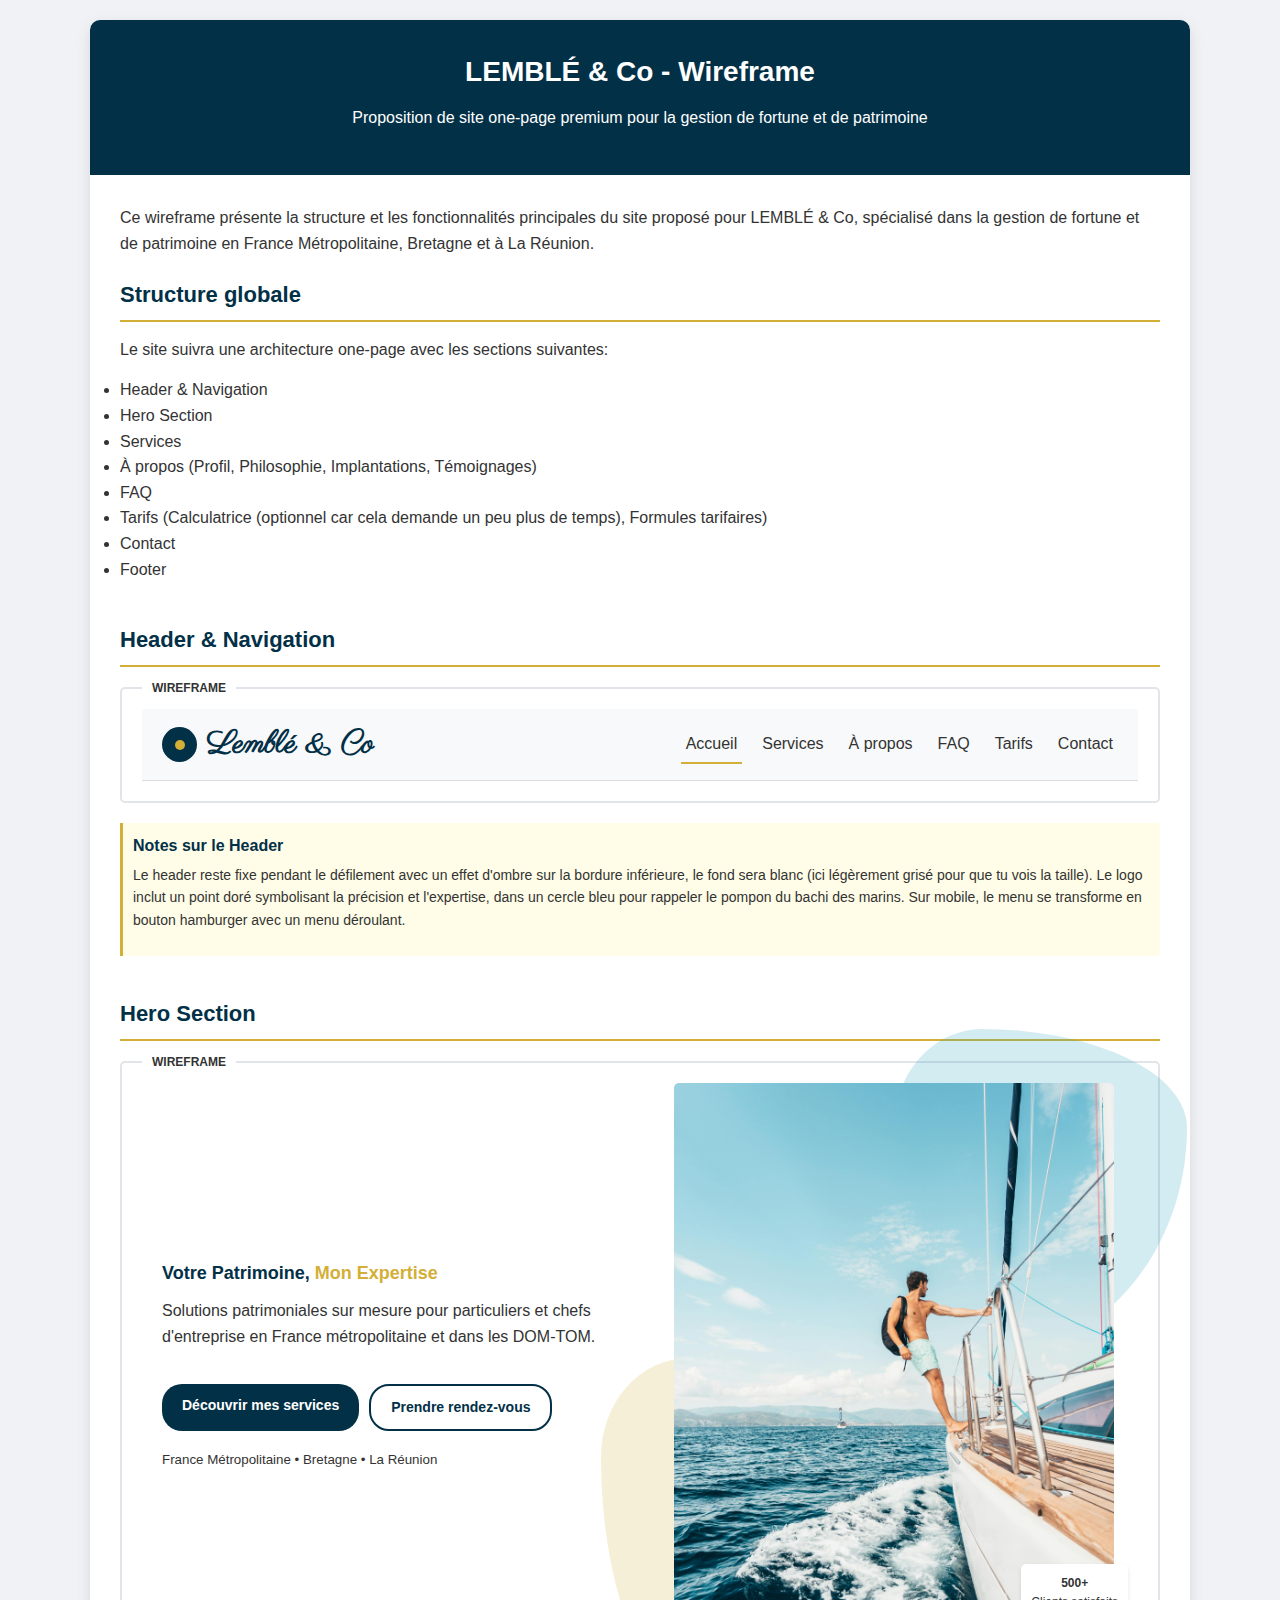
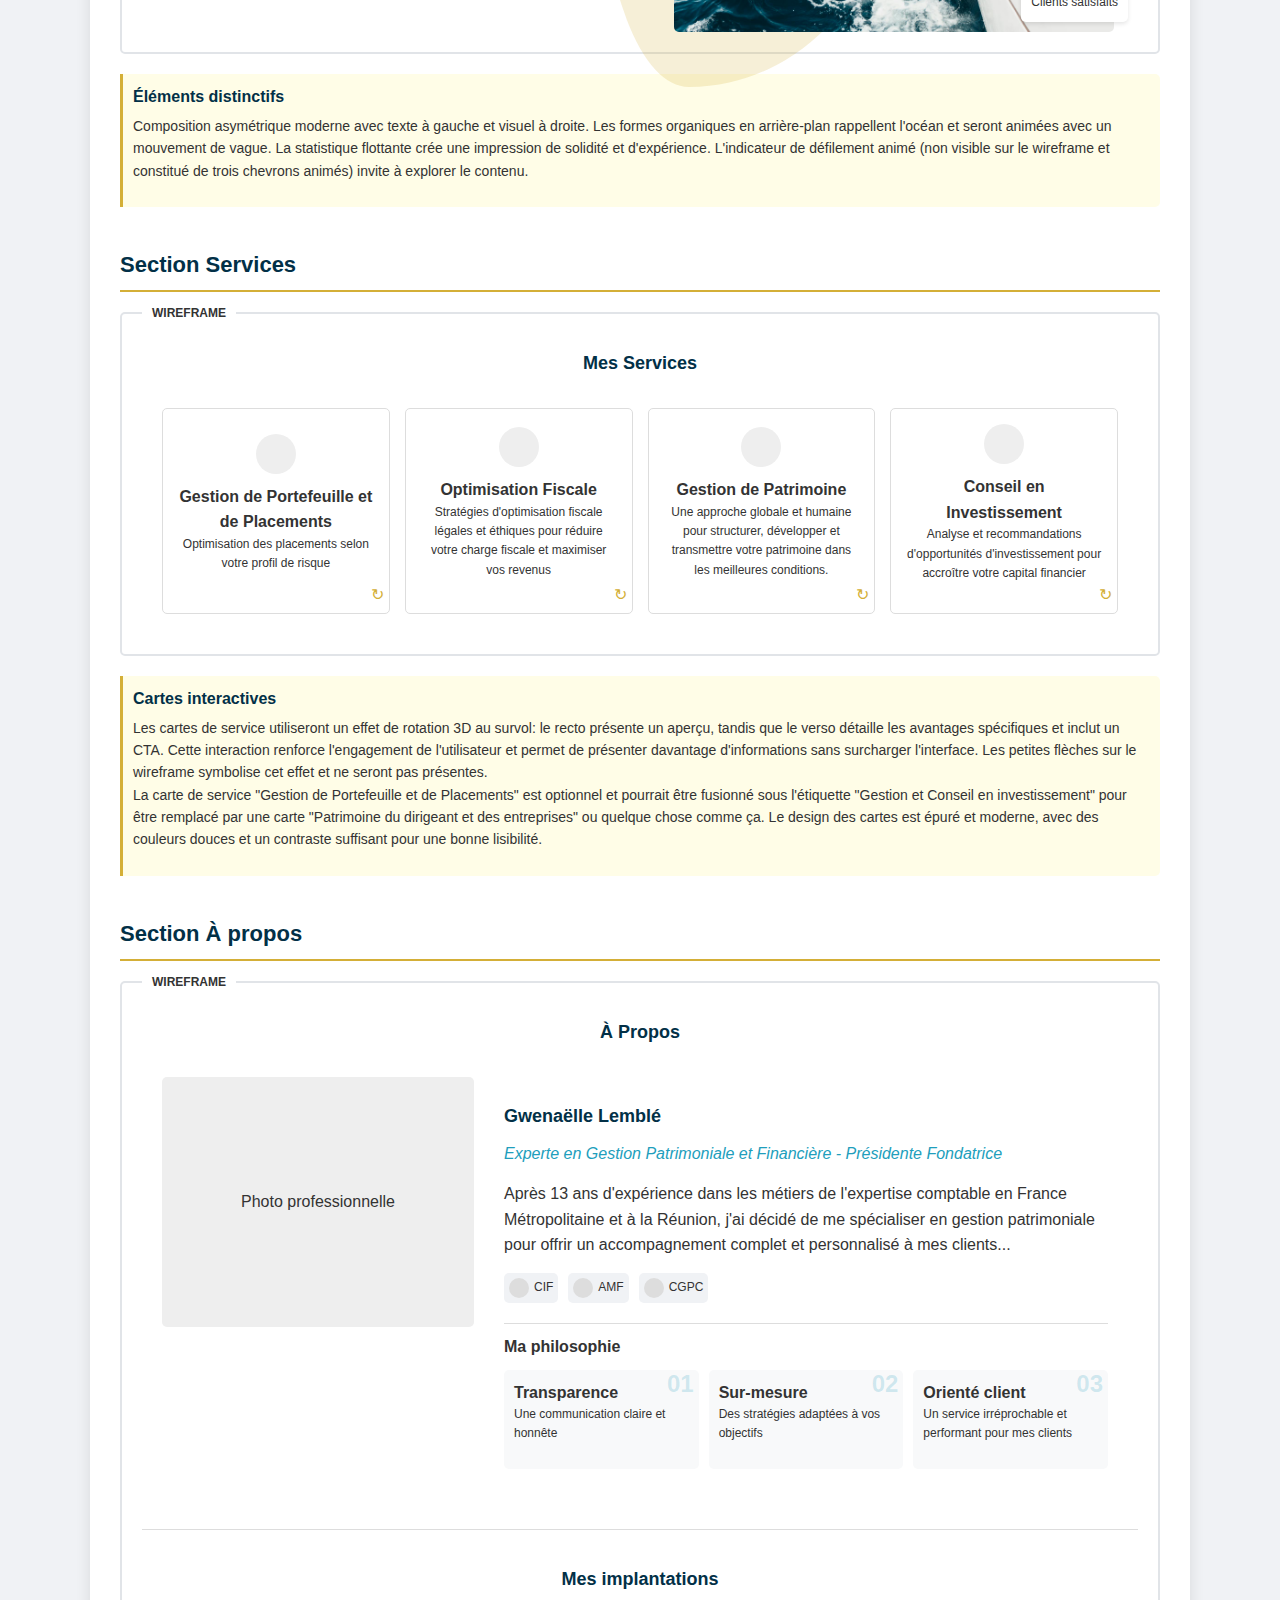
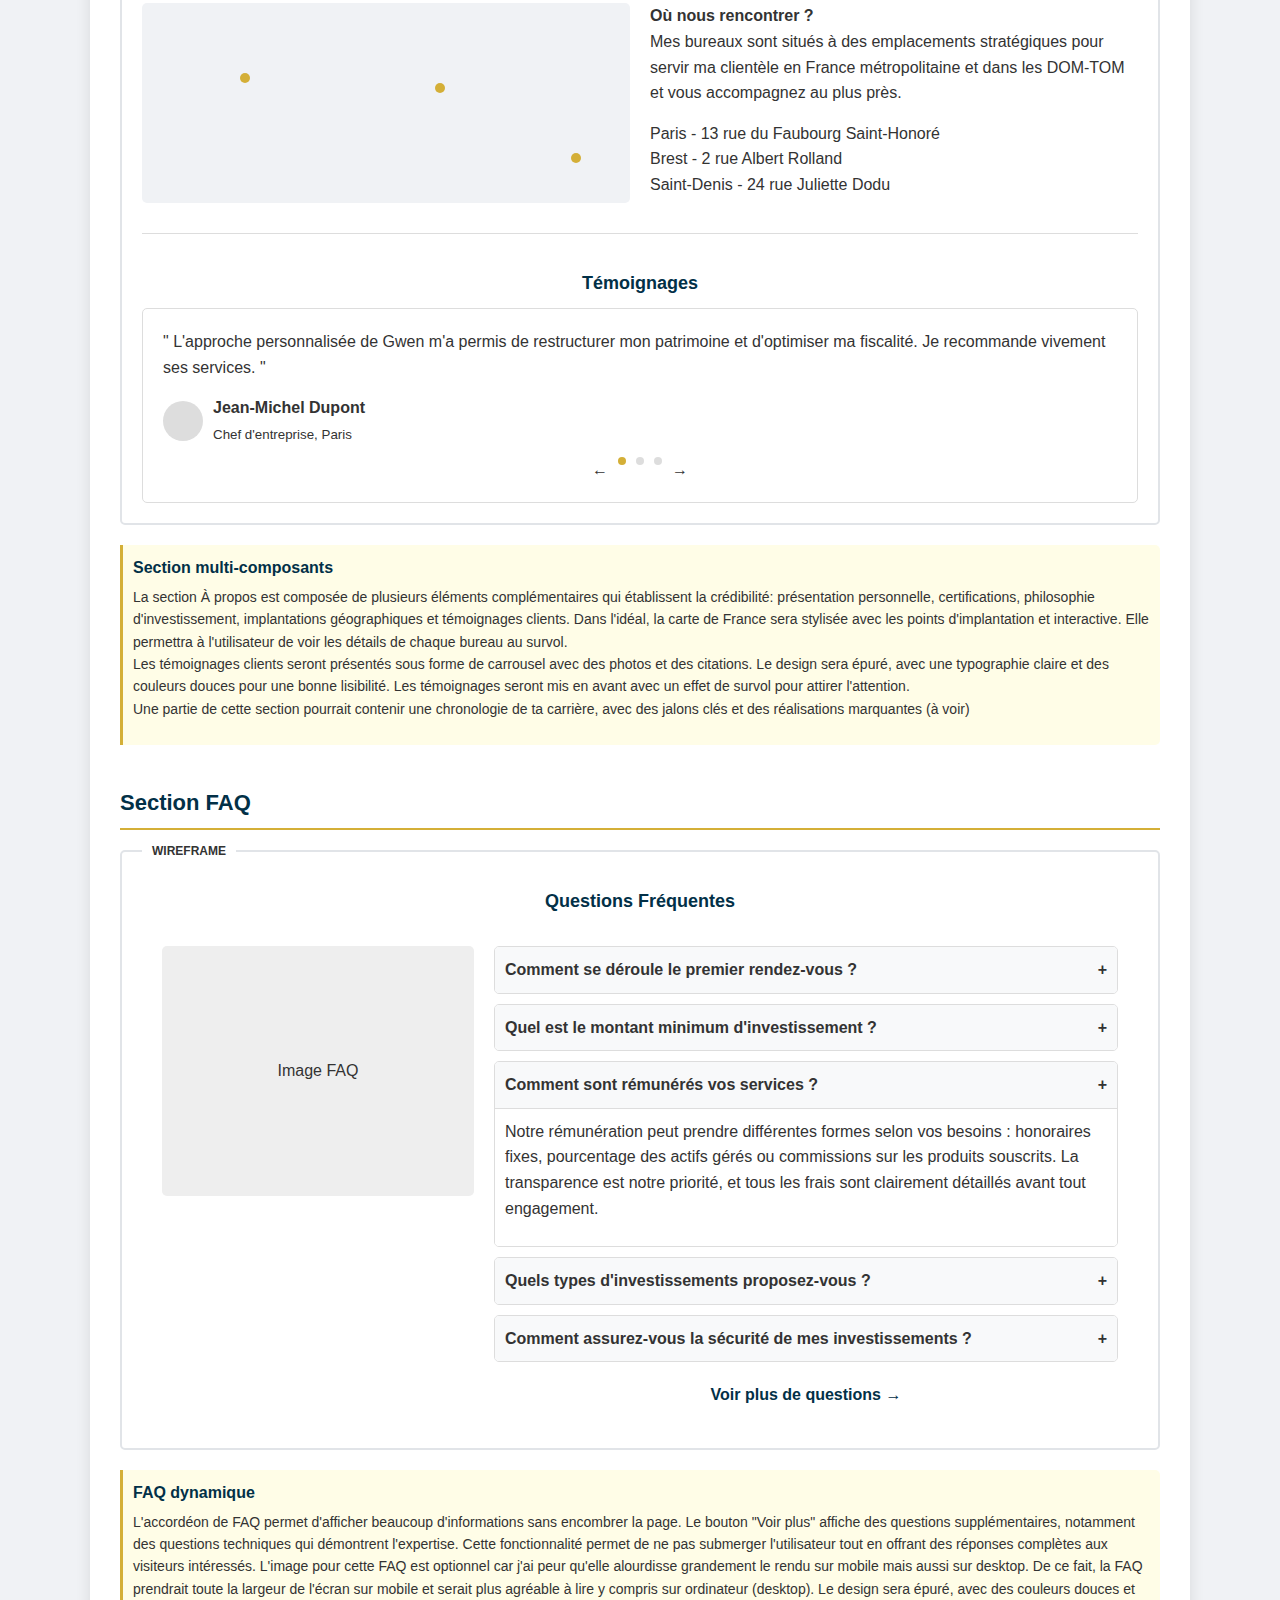
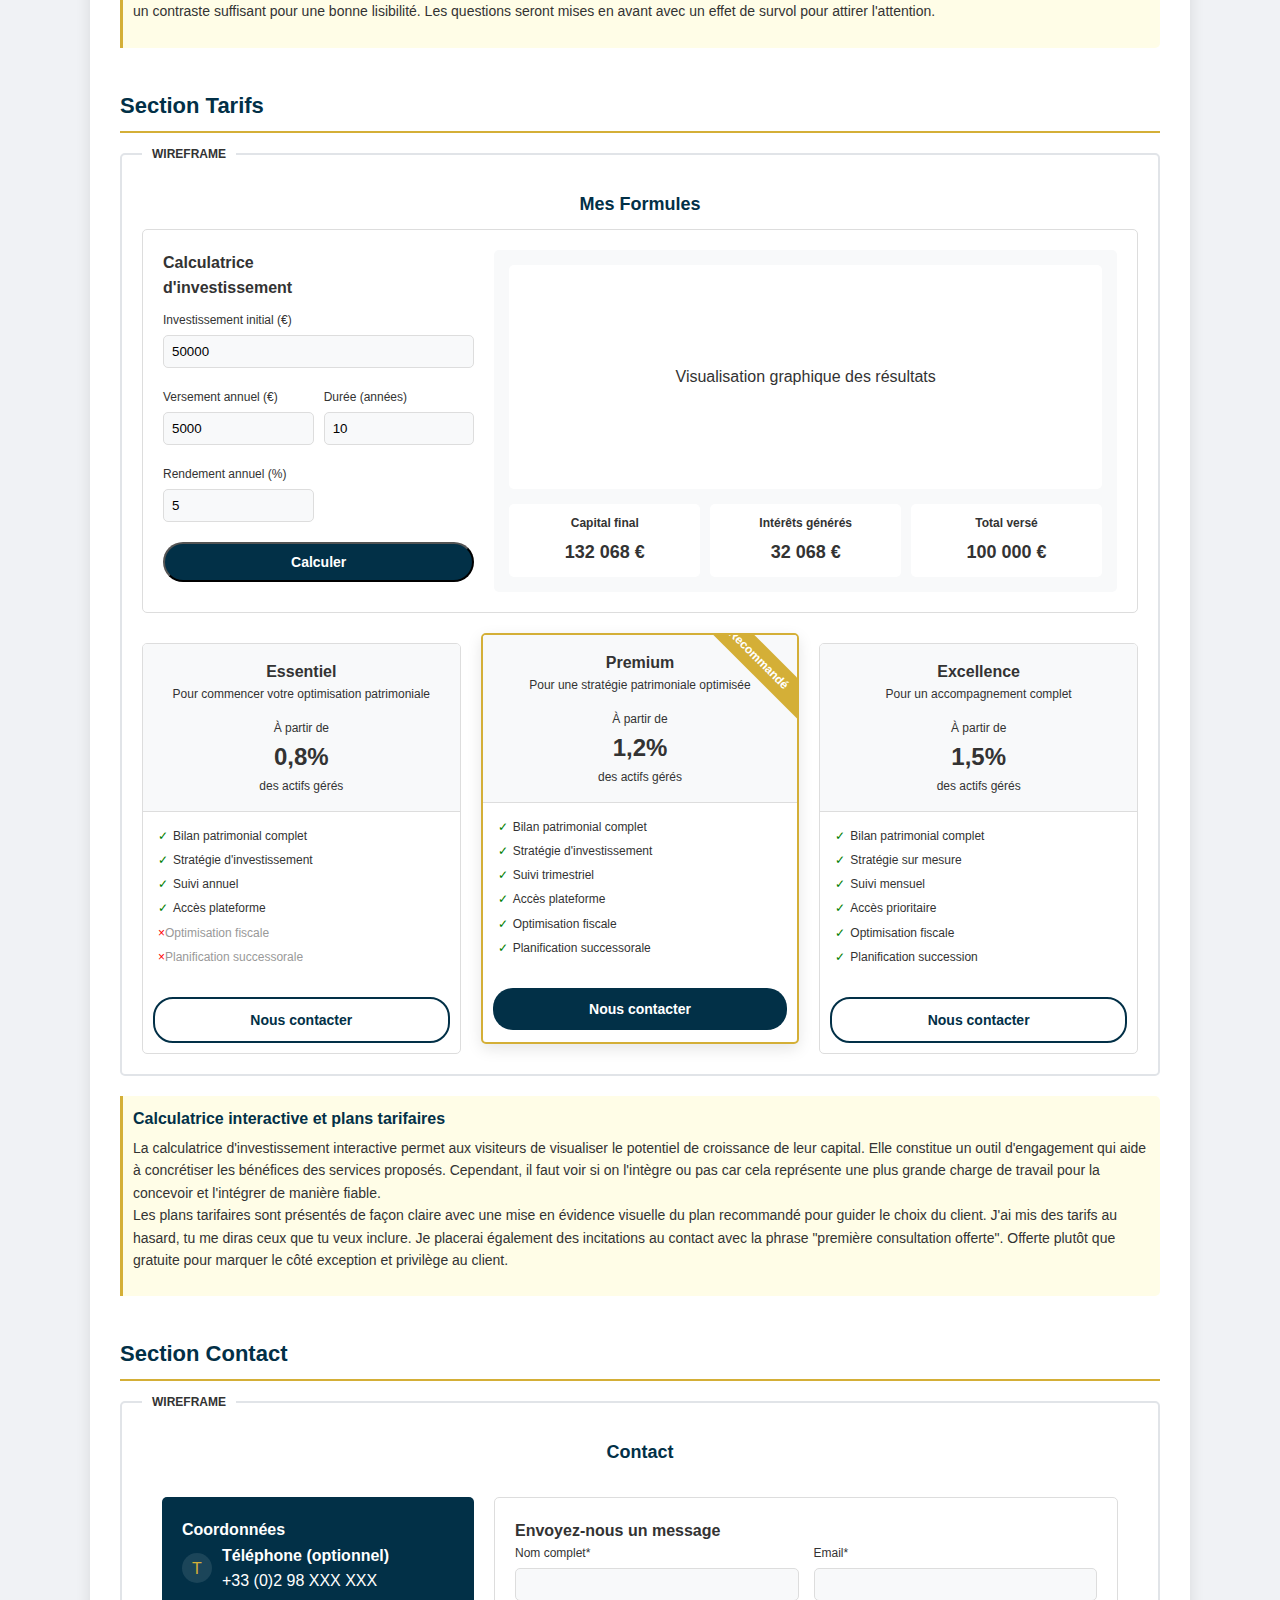
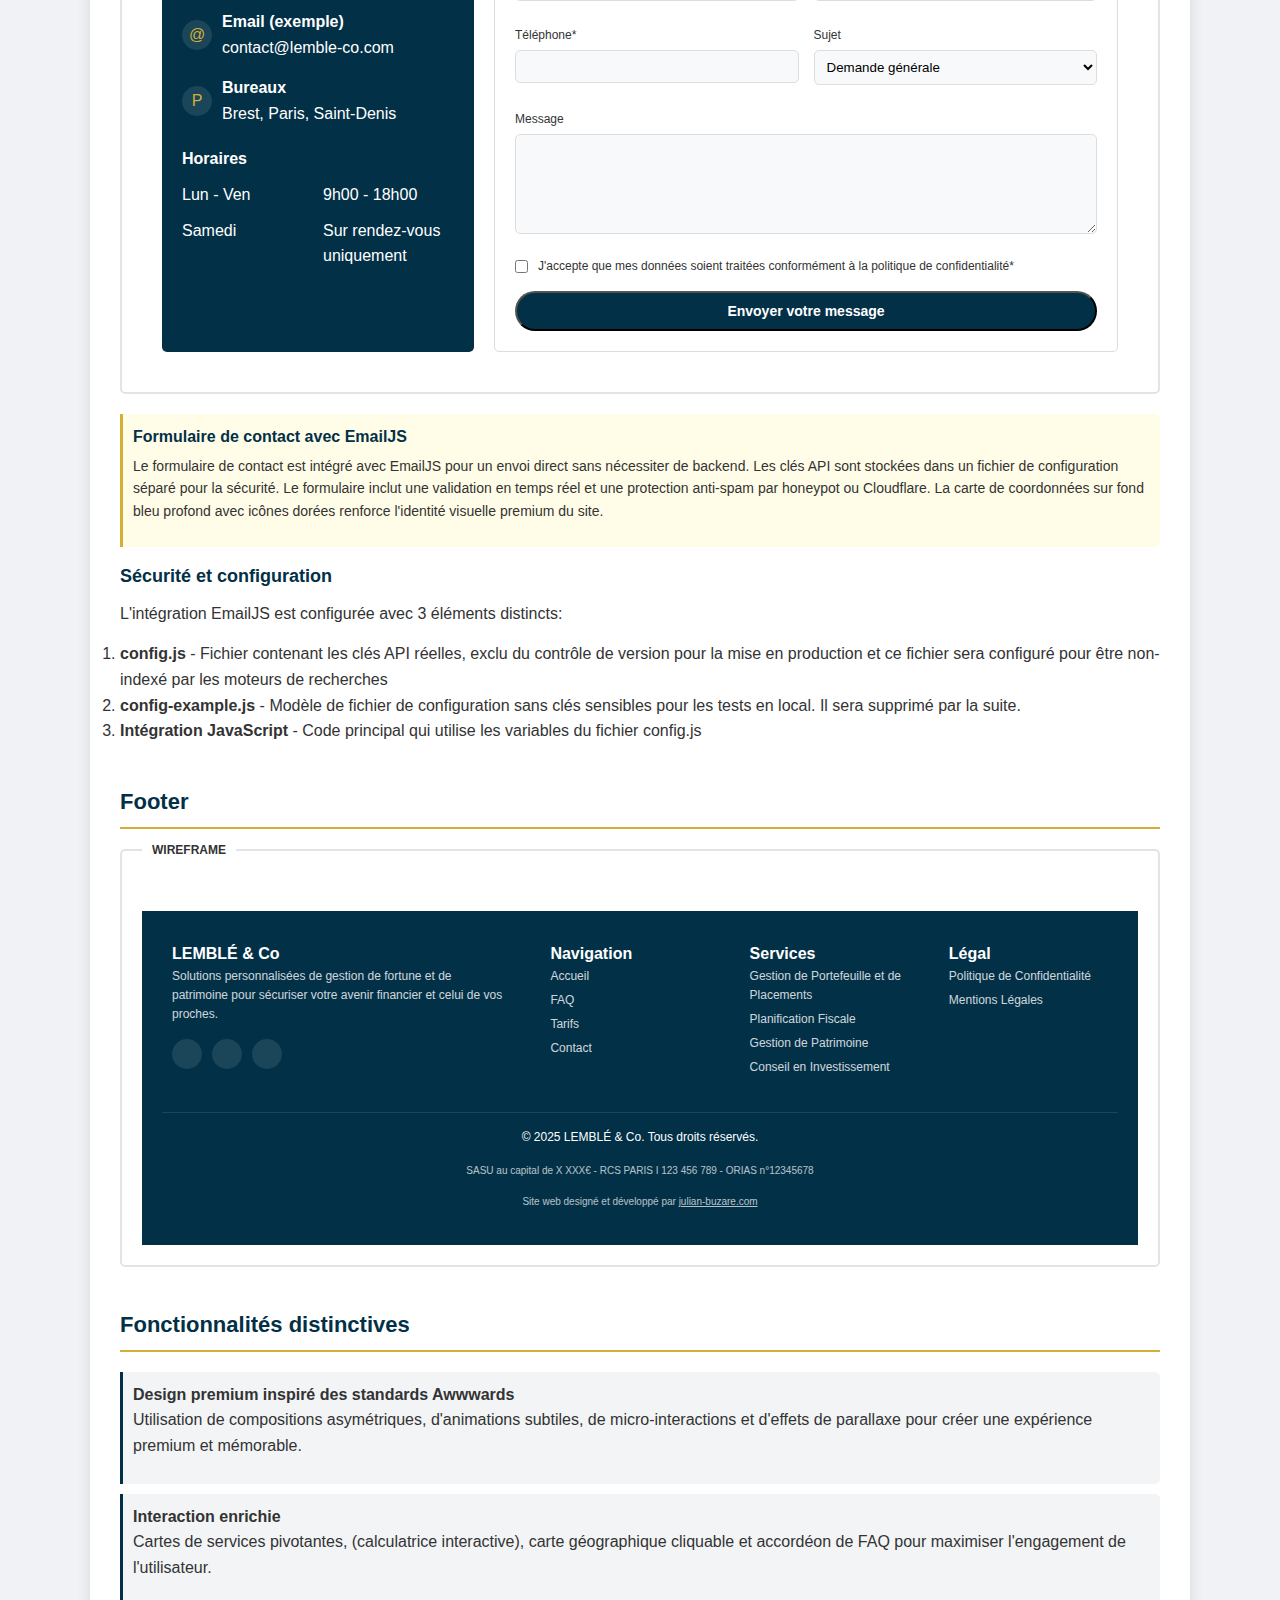
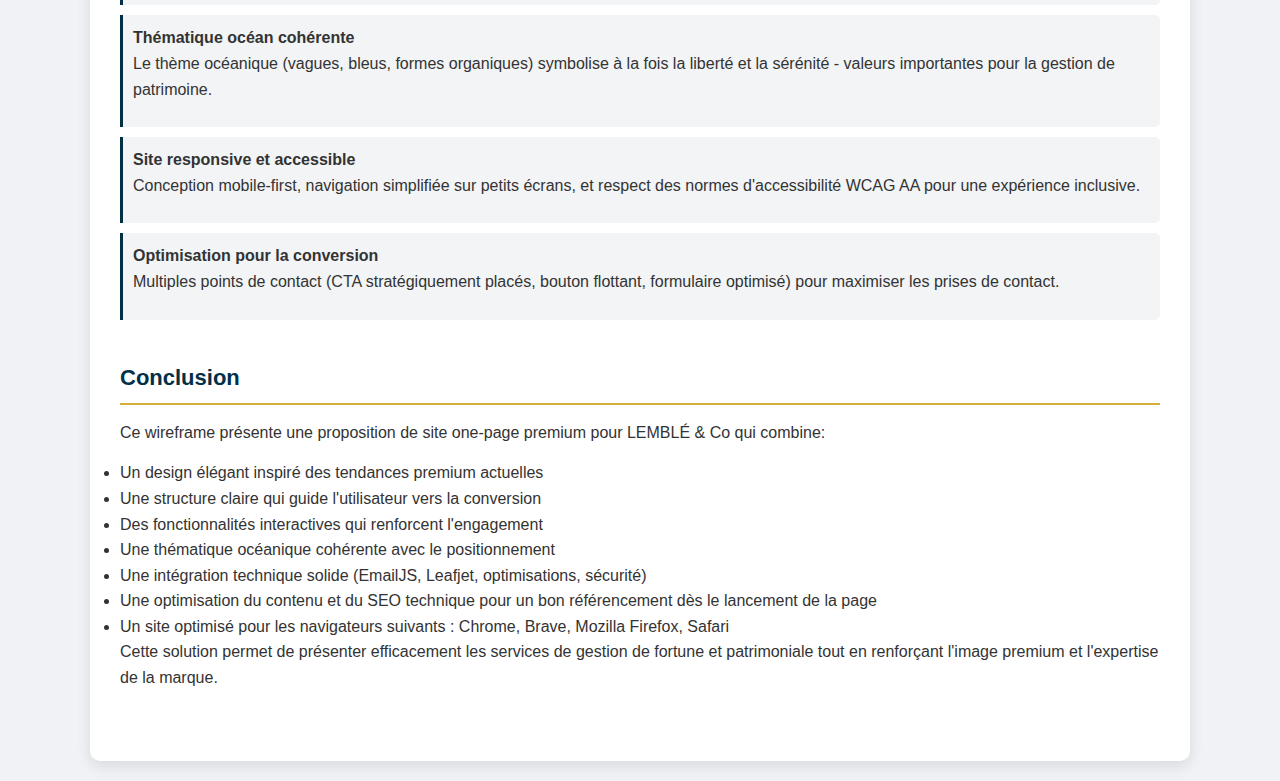
<file: wireframe.html>
<!DOCTYPE html>
<html lang="fr">
<head>
    <meta charset="UTF-8">
    <meta name="viewport" content="width=device-width, initial-scale=1.0">
    <link rel="preconnect" href="https://fonts.googleapis.com">
    <link rel="preconnect" href="https://fonts.gstatic.com" crossorigin>
    <link href="https://fonts.googleapis.com/css2?family=Parisienne&display=swap" rel="stylesheet">
    <title>Wireframe - LEMBLÉ & Co</title>
    <style>
        :root {
            --primary: #023047;
            --secondary: #219ebc;
            --accent: #d4af37;
            --light: #f8f9fa;
            --dark: #333;
            --bg: #f0f2f5;
            --border: #e1e4e8;
        }
        
        * {
            margin: 0;
            padding: 0;
            box-sizing: border-box;
        }
        
        body {
            font-family: -apple-system, BlinkMacSystemFont, 'Segoe UI', Roboto, Arial, sans-serif;
            line-height: 1.6;
            color: var(--dark);
            background-color: var(--bg);
            padding: 20px;
        }
        
        .wireframe-container {
            max-width: 1100px;
            margin: 0 auto;
            background: white;
            border-radius: 10px;
            box-shadow: 0 5px 15px rgba(0,0,0,0.1);
            overflow: hidden;
        }
        
        header {
            background: var(--primary);
            color: white;
            padding: 30px;
            text-align: center;
        }
        
        h1 {
            font-size: 28px;
            margin-bottom: 10px;
        }
        
        h2 {
            font-size: 22px;
            margin: 20px 0 15px;
            color: var(--primary);
            border-bottom: 2px solid var(--accent);
            padding-bottom: 8px;
        }
        
        h3 {
            font-size: 18px;
            margin: 15px 0 10px;
            color: var(--primary);
        }
        
        p {
            margin-bottom: 15px;
        }
        
        .content {
            padding: 30px;
        }
        
        .section {
            margin-bottom: 40px;
            position: relative;
        }
        
        .wireframe {
            background: white;
            border: 2px solid var(--border);
            border-radius: 5px;
            padding: 20px;
            margin: 20px 0;
            position: relative;
        }
        
        .wireframe::before {
            content: "Wireframe";
            position: absolute;
            top: -10px;
            left: 20px;
            background: white;
            padding: 0 10px;
            font-size: 12px;
            color: var(--dark);
            font-weight: bold;
            text-transform: uppercase;
        }
        
        .element {
            background: #eee;
            border: 1px solid #ddd;
            padding: 10px;
            margin-bottom: 10px;
            border-radius: 4px;
        }
        
        .element.highlighted {
            border: 2px solid var(--accent);
            background: rgba(212, 175, 55, 0.1);
        }
        
        .header-wireframe {
            display: flex;
            justify-content: space-between;
            align-items: center;
            padding: 10px 20px;
            background: #f8f9fa;
            border-bottom: 1px solid #ddd;
        }
        
        .logo {
            font-weight: 700;
            display: flex;
            align-items: center;
            font-family: "Parisienne", cursive;
            font-style: normal;
            font-size: 2em;
            color: var(--primary);
        }

        .logo-icon {
            display: flex;
            align-items: center;
            justify-content: center;
            width: 35px;
            height: 35px;
            background-color: var(--primary);
            border-radius: 50%;
            margin-right: 10px;
        }
        
        .logo-dot {
            width: 10px;
            height: 10px;
            background: var(--accent);
            border-radius: 50%;
        }
        
        .menu {
            display: flex;
            gap: 15px;
        }
        
        .menu-item {
            padding: 5px;
        }
        
        .menu-item.active {
            border-bottom: 2px solid var(--accent);
        }
        
        .hero-wireframe {
            display: grid;
            grid-template-columns: 1fr 1fr;
            gap: 20px;
            min-height: 300px;
        }
        
        .hero-content {
            padding: 20px;
            display: flex;
            flex-direction: column;
            justify-content: center;
        }
        
        .hero-visual {
            
            display: flex;
            align-items: center;
            justify-content: center;
            position: relative;
            border-radius: 5px;
        }
        
        .shape {
            position: absolute;
            background: rgba(33, 158, 188, 0.2);
            border-radius: 30% 70% 70% 30% / 30% 30% 70% 70%;
            width: 60%;
            height: 60%;
        }
        
        .shape-1 {
            top: -10%;
            right: -10%;
        }
        
        .shape-2 {
            bottom: -10%;
            left: -10%;
            background: rgba(212, 175, 55, 0.2);
        }
        
        .hero-image {
            width: 90%;
            height: 80%;
            border-radius: 5px;
            z-index: 1;
            display: flex;
            align-items: center;
            justify-content: center;
        }
        
        .stats {
            position: absolute;
            bottom: 10px;
            right: 10px;
            display: flex;
            gap: 10px;
            z-index: 2;
        }
        
        .stat {
            background: white;
            padding: 10px;
            border-radius: 5px;
            box-shadow: 0 2px 4px rgba(0,0,0,0.1);
            text-align: center;
            font-size: 12px;
        }
        
        .buttons {
            display: flex;
            gap: 10px;
            margin-top: 20px;
        }
        
        .btn {
            padding: 10px 20px;
            border-radius: 20px;
            text-align: center;
            font-weight: bold;
            font-size: 14px;
        }
        
        .btn-primary {
            background: var(--primary);
            color: white;
        }
        
        .btn-outline {
            border: 2px solid var(--primary);
            color: var(--primary);
        }
        
        .services-wireframe {
            display: grid;
            grid-template-columns: repeat(4, 1fr);
            gap: 15px;
            padding: 20px;
        }
        
        .service-card {
            background: white;
            border: 1px solid #ddd;
            border-radius: 5px;
            padding: 15px;
            text-align: center;
            min-height: 180px;
            position: relative;
            display: flex;
            flex-direction: column;
            align-items: center;
            justify-content: center;
        }
        
        .service-icon {
            width: 40px;
            height: 40px;
            background: #eee;
            border-radius: 50%;
            margin: 0 auto 10px;
        }
        
        .service-card::after {
            content: "↻";
            position: absolute;
            bottom: 5px;
            right: 5px;
            font-size: 16px;
            color: var(--accent);
        }
        
        .about-wireframe {
            display: grid;
            grid-template-columns: 1fr 2fr;
            gap: 20px;
            padding: 20px;
        }
        
        .about-image {
            background: #eee;
            border-radius: 5px;
            height: 250px;
            display: flex;
            align-items: center;
            justify-content: center;
            position: relative;
        }
        
        .about-content {
            padding: 10px;
        }
        
        .certifications {
            display: flex;
            gap: 10px;
            margin: 10px 0;
        }
        
        .certification {
            background: #f0f2f5;
            border-radius: 5px;
            padding: 5px;
            display: flex;
            align-items: center;
            font-size: 12px;
        }
        
        .certification-icon {
            width: 20px;
            height: 20px;
            background: #ddd;
            border-radius: 50%;
            margin-right: 5px;
        }
        
        .philosophy {
            margin-top: 20px;
            border-top: 1px solid #ddd;
            padding-top: 10px;
        }
        
        .philosophy-grid {
            display: grid;
            grid-template-columns: repeat(3, 1fr);
            gap: 10px;
            margin-top: 10px;
        }
        
        .philosophy-item {
            background: #f8f9fa;
            border-radius: 5px;
            padding: 10px;
            position: relative;
        }
        
        .philosophy-number {
            position: absolute;
            top: -5px;
            right: 5px;
            font-size: 24px;
            color: rgba(33, 158, 188, 0.2);
            font-weight: bold;
        }
        
        .map-section {
            margin-top: 30px;
            border-top: 1px solid #ddd;
            padding-top: 20px;
        }
        
        .locations-map {
            display: grid;
            grid-template-columns: 1fr 1fr;
            gap: 20px;
        }
        
        .map {
            background: #f0f2f5;
            height: 200px;
            border-radius: 5px;
            position: relative;
        }
        
        .map-point {
            position: absolute;
            width: 10px;
            height: 10px;
            border-radius: 50%;
            background: var(--accent);
        }
        
        .point-paris {
            top: 40%;
            left: 60%;
        }
        
        .point-bretagne {
            top: 35%;
            left: 20%;
        }
        
        .point-reunion {
            bottom: 20%;
            right: 10%;
        }
        
        .testimonials {
            margin-top: 30px;
            border-top: 1px solid #ddd;
            padding-top: 20px;
        }
        
        .testimonial-slider {
            background: white;
            border: 1px solid #ddd;
            border-radius: 5px;
            padding: 20px;
            position: relative;
        }
        
        .testimonial-controls {
            display: flex;
            justify-content: center;
            gap: 10px;
            margin-top: 10px;
        }
        
        .testimonial-dot {
            width: 8px;
            height: 8px;
            border-radius: 50%;
            background: #ddd;
        }
        
        .testimonial-dot.active {
            background: var(--accent);
        }
        
        .faq-wireframe {
            display: grid;
            grid-template-columns: 1fr 2fr;
            gap: 20px;
            padding: 20px;
        }
        
        .faq-image {
            background: #eee;
            border-radius: 5px;
            height: 250px;
            display: flex;
            align-items: center;
            justify-content: center;
        }
        
        .faq-items {
            display: flex;
            flex-direction: column;
            gap: 10px;
        }
        
        .faq-item {
            background: white;
            border: 1px solid #ddd;
            border-radius: 5px;
            overflow: hidden;
        }
        
        .faq-question {
            padding: 10px;
            background: #f8f9fa;
            font-weight: bold;
            display: flex;
            justify-content: space-between;
            align-items: center;
        }
        
        .faq-answer {
            padding: 10px;
            border-top: 1px solid #ddd;
            background: white;
        }
        
        .more-questions {
            text-align: center;
            margin-top: 10px;
            font-weight: bold;
            color: var(--primary);
        }
        
        .pricing-wireframe {
            padding: 20px;
        }
        
        .calculator {
            background: white;
            border: 1px solid #ddd;
            border-radius: 5px;
            padding: 20px;
            margin-bottom: 30px;
            display: grid;
            grid-template-columns: 1fr 2fr;
            gap: 20px;
        }
        
        .calculator-form {
            display: grid;
            grid-template-columns: 1fr 1fr;
            gap: 10px;
        }
        
        .form-group {
            margin-bottom: 10px;
        }
        
        .form-label {
            font-size: 12px;
            margin-bottom: 5px;
            display: block;
        }
        
        .form-control {
            width: 100%;
            padding: 8px;
            border: 1px solid #ddd;
            border-radius: 5px;
            background: #f8f9fa;
        }
        
        .calculator-result {
            background: #f8f9fa;
            border-radius: 5px;
            padding: 15px;
            display: flex;
            flex-direction: column;
        }
        
        .chart {
            flex: 1;
            background: white;
            border-radius: 5px;
            margin-bottom: 15px;
            display: flex;
            align-items: center;
            justify-content: center;
        }
        
        .result-cards {
            display: grid;
            grid-template-columns: repeat(3, 1fr);
            gap: 10px;
        }
        
        .result-card {
            background: white;
            border-radius: 5px;
            padding: 10px;
            text-align: center;
            font-size: 12px;
        }
        
        .pricing-plans {
            display: grid;
            grid-template-columns: repeat(3, 1fr);
            gap: 20px;
        }
        
        .pricing-card {
            background: white;
            border: 1px solid #ddd;
            border-radius: 5px;
            overflow: hidden;
            position: relative;
        }
        
        .pricing-card.recommended {
            border: 2px solid var(--accent);
            transform: translateY(-10px);
            box-shadow: 0 5px 15px rgba(0,0,0,0.1);
        }
        
        .pricing-tag {
            position: absolute;
            top: 10px;
            right: -30px;
            background: var(--accent);
            color: white;
            padding: 5px 30px;
            transform: rotate(45deg);
            font-size: 12px;
            font-weight: bold;
        }
        
        .pricing-header {
            padding: 15px;
            background: #f8f9fa;
            border-bottom: 1px solid #ddd;
            text-align: center;
        }
        
        .pricing-features {
            padding: 15px;
        }
        
        .pricing-feature {
            display: flex;
            align-items: center;
            margin-bottom: 5px;
            font-size: 12px;
        }
        
        .feature-check {
            margin-right: 5px;
            color: green;
        }
        
        .pricing-button {
            padding: 10px;
            text-align: center;
        }
        
        .contact-wireframe {
            display: grid;
            grid-template-columns: 1fr 2fr;
            gap: 20px;
            padding: 20px;
        }
        
        .contact-info {
            background: var(--primary);
            color: white;
            border-radius: 5px;
            padding: 20px;
        }
        
        .contact-item {
            display: flex;
            margin-bottom: 15px;
            align-items: center;
        }
        
        .contact-icon {
            width: 30px;
            height: 30px;
            background: rgba(255,255,255,0.1);
            border-radius: 50%;
            margin-right: 10px;
            display: flex;
            align-items: center;
            justify-content: center;
            color: var(--accent);
        }
        
        .contact-form {
            background: white;
            border: 1px solid #ddd;
            border-radius: 5px;
            padding: 20px;
        }
        
        .form-row {
            display: grid;
            grid-template-columns: 1fr 1fr;
            gap: 15px;
            margin-bottom: 15px;
        }
        
        footer {
            background: var(--primary);
            color: white;
            padding: 20px;
            margin-top: 40px;
        }
        
        .footer-content {
            display: grid;
            grid-template-columns: 2fr 1fr 1fr 1fr;
            gap: 20px;
        }
        
        .footer-column {
            padding: 10px;
        }
        
        .footer-bottom {
            text-align: center;
            border-top: 1px solid rgba(255,255,255,0.1);
            padding-top: 15px;
            margin-top: 20px;
            font-size: 12px;
        }
        
        .feature-list {
            margin: 20px 0;
        }
        
        .feature {
            background: rgba(2, 48, 71, 0.05);
            border-left: 3px solid var(--primary);
            padding: 10px;
            margin-bottom: 10px;
            border-radius: 0 5px 5px 0;
        }
        
        .annotation {
            background: #fffde7;
            border-left: 3px solid var(--accent);
            padding: 10px;
            margin: 15px 0;
            border-radius: 0 5px 5px 0;
            font-size: 14px;
        }
        
        .annotation-title {
            font-weight: bold;
            color: var(--primary);
            margin-bottom: 5px;
            font-size: 16px;
        }
        
        @media (max-width: 768px) {
            .hero-wireframe, 
            .services-wireframe, 
            .about-wireframe, 
            .locations-map, 
            .faq-wireframe, 
            .calculator, 
            .pricing-plans, 
            .contact-wireframe,
            .footer-content {
                grid-template-columns: 1fr;
            }
            
            .services-wireframe {
                grid-template-columns: 1fr 1fr;
            }
            
            .philosophy-grid {
                grid-template-columns: 1fr;
            }
            
            .form-row {
                grid-template-columns: 1fr;
            }
        }
    </style>
</head>
<body>
    <div class="wireframe-container">
        <header>
            <h1>LEMBLÉ & Co - Wireframe</h1>
            <p>Proposition de site one-page premium pour la gestion de fortune et de patrimoine</p>
        </header>
        
        <div class="content">
            <p>Ce wireframe présente la structure et les fonctionnalités principales du site proposé pour LEMBLÉ & Co, spécialisé dans la gestion de fortune et de patrimoine en France Métropolitaine, Bretagne et à La Réunion.</p>
            
            <div class="section">
                <h2>Structure globale</h2>
                <p>Le site suivra une architecture one-page avec les sections suivantes:</p>
                <ul>
                    <li>Header & Navigation</li>
                    <li>Hero Section</li>
                    <li>Services</li>
                    <li>À propos (Profil, Philosophie, Implantations, Témoignages)</li>
                    <li>FAQ</li>
                    <li>Tarifs (Calculatrice (optionnel car cela demande un peu plus de temps), Formules tarifaires)</li>
                    <li>Contact</li>
                    <li>Footer</li>
                </ul>
            </div>
            
            <div class="section">
                <h2>Header & Navigation</h2>
                <div class="wireframe">
                    <div class="header-wireframe">
                        <div class="logo">
                            <span class="logo-icon">
                                <span class="logo-dot"></span>
                            </span>
                            Lemblé & Co
                        </div>
                        <div class="menu">
                            <div class="menu-item active">Accueil</div>
                            <div class="menu-item">Services</div>
                            <div class="menu-item">À propos</div>
                            <div class="menu-item">FAQ</div>
                            <div class="menu-item">Tarifs</div>
                            <div class="menu-item">Contact</div>
                        </div>
                    </div>
                </div>
                <div class="annotation">
                    <div class="annotation-title">Notes sur le Header</div>
                    <p>Le header reste fixe pendant le défilement avec un effet d'ombre sur la bordure inférieure, le fond sera blanc (ici légèrement grisé pour que tu vois la taille). Le logo inclut un point doré symbolisant la précision et l'expertise, dans un cercle bleu pour rappeler le pompon du bachi des marins. Sur mobile, le menu se transforme en bouton hamburger avec un menu déroulant.</p>
                </div>
            </div>
            
            <div class="section">
                <h2>Hero Section</h2>
                <div class="wireframe">
                    <div class="hero-wireframe">
                        <div class="hero-content">
                            <h3>Votre Patrimoine, <span style="color:var(--accent)">Mon Expertise</span></h3>
                            <p>Solutions patrimoniales sur mesure pour particuliers et chefs d'entreprise en France métropolitaine et dans les DOM-TOM.</p>
                            <div class="buttons">
                                <div class="btn btn-primary">Découvrir mes services</div>
                                <div class="btn btn-outline">Prendre rendez-vous</div>
                            </div>
                            <div style="margin-top:15px;">
                                <small>France Métropolitaine • Bretagne • La Réunion</small>
                            </div>
                        </div>
                        <div class="hero-visual">
                            <div class="shape shape-1"></div>
                            <div class="shape shape-2"></div>
                            <div class="hero-image">
                                <img src="./images/hero-image.jpg" alt="Visuel de la section héro" style="width:100%;border-radius:5px;">
                            </div>
                            <div class="stats">
                                <div class="stat">
                                    <strong>500+</strong><br>
                                    Clients satisfaits
                                </div>
                            </div>
                        </div>
                    </div>
                </div>
                <div class="annotation">
                    <div class="annotation-title">Éléments distinctifs</div>
                    <p>Composition asymétrique moderne avec texte à gauche et visuel à droite. Les formes organiques en arrière-plan rappellent l'océan et seront animées avec un mouvement de vague. La statistique flottante crée une impression de solidité et d'expérience. L'indicateur de défilement animé (non visible sur le wireframe et constitué de trois chevrons animés) invite à explorer le contenu.</p>
                </div>
            </div>
            
            <div class="section">
                <h2>Section Services</h2>
                <div class="wireframe">
                    <h3 style="text-align:center">Mes Services</h3>
                    <div class="services-wireframe">
                        <div class="service-card highlighted">
                            <div class="service-icon"></div>
                            <strong>Gestion de Portefeuille et de Placements</strong>
                            <p style="font-size:12px;">Optimisation des placements selon votre profil de risque</p>
                        </div>
                        <div class="service-card">
                            <div class="service-icon"></div>
                            <strong>Optimisation Fiscale</strong>
                            <p style="font-size:12px;">Stratégies d'optimisation fiscale légales et éthiques pour réduire votre charge fiscale et maximiser vos revenus</p>
                        </div>
                        <div class="service-card">
                            <div class="service-icon"></div>
                            <strong>Gestion de Patrimoine</strong>
                            <p style="font-size:12px;">Une approche globale et humaine pour structurer, développer et transmettre votre patrimoine dans les meilleures conditions.</p>
                        </div>
                        <div class="service-card">
                            <div class="service-icon"></div>
                            <strong>Conseil en Investissement</strong>
                            <p style="font-size:12px;">Analyse et recommandations d'opportunités d'investissement pour accroître votre capital financier</p>
                        </div>
                    </div>
                </div>
                <div class="annotation">
                    <div class="annotation-title">Cartes interactives</div>
                    <p>Les cartes de service utiliseront un effet de rotation 3D au survol: le recto présente un aperçu, tandis que le verso détaille les avantages spécifiques et inclut un CTA. Cette interaction renforce l'engagement de l'utilisateur et permet de présenter davantage d'informations sans surcharger l'interface. Les petites flèches sur le wireframe symbolise cet effet et ne seront pas présentes.
                    </br>La carte de service "Gestion de Portefeuille et de Placements" est optionnel et pourrait être fusionné sous l'étiquette "Gestion et Conseil en investissement" pour être remplacé par une carte "Patrimoine du dirigeant et des entreprises" ou quelque chose comme ça. Le design des cartes est épuré et moderne, avec des couleurs douces et un contraste suffisant pour une bonne lisibilité.</p>
                    </p>
                </div>
            </div>
            
            <div class="section">
                <h2>Section À propos</h2>
                <div class="wireframe">
                    <h3 style="text-align:center">À Propos</h3>
                    <div class="about-wireframe">
                        <div class="about-image">Photo professionnelle</div>
                        <div class="about-content">
                            <h3>Gwenaëlle Lemblé</h3>
                            <p style="font-style:italic;color:var(--secondary);">Experte en Gestion Patrimoniale et Financière - Présidente Fondatrice</p>
                            <p>Après 13 ans d'expérience dans les métiers de l'expertise comptable en France Métropolitaine et à la Réunion, j'ai décidé de me spécialiser en gestion patrimoniale pour offrir un accompagnement complet et personnalisé à mes clients...</p>
                            
                            <div class="certifications">
                                <div class="certification">
                                    <div class="certification-icon"></div>
                                    CIF
                                </div>
                                <div class="certification">
                                    <div class="certification-icon"></div>
                                    AMF
                                </div>
                                <div class="certification">
                                    <div class="certification-icon"></div>
                                    CGPC
                                </div>
                            </div>
                            
                            <div class="philosophy">
                                <h4>Ma philosophie</h4>
                                <div class="philosophy-grid">
                                    <div class="philosophy-item">
                                        <div class="philosophy-number">01</div>
                                        <strong>Transparence</strong>
                                        <p style="font-size:12px;">Une communication claire et honnête</p>
                                    </div>
                                    <div class="philosophy-item">
                                        <div class="philosophy-number">02</div>
                                        <strong>Sur-mesure</strong>
                                        <p style="font-size:12px;">Des stratégies adaptées à vos objectifs</p>
                                    </div>
                                    <div class="philosophy-item">
                                        <div class="philosophy-number">03</div>
                                        <strong>Orienté client</strong>
                                        <p style="font-size:12px;">Un service irréprochable et performant pour mes clients</p>
                                    </div>
                                </div>
                            </div>
                        </div>
                    </div>
                    
                    <div class="map-section">
                        <h3 style="text-align:center">Mes implantations</h3>
                        <div class="locations-map">
                            <div class="map">
                                <div class="map-point point-paris"></div>
                                <div class="map-point point-bretagne"></div>
                                <div class="map-point point-reunion"></div>
                            </div>
                            <div class="location-details">
                                <h4>Où nous rencontrer ?</h4>
                                <p>Mes bureaux sont situés à des emplacements stratégiques pour servir ma clientèle en France métropolitaine et dans les DOM-TOM et vous accompagnez au plus près.</p>
                                <ul style="list-style:none;">
                                    <li>Paris - 13 rue du Faubourg Saint-Honoré</li>
                                    <li>Brest - 2 rue Albert Rolland</li>
                                    <li>Saint-Denis - 24 rue Juliette Dodu</li>
                                </ul>
                            </div>
                        </div>
                    </div>
                    
                    <div class="testimonials">
                        <h3 style="text-align:center">Témoignages</h3>
                        <div class="testimonial-slider">
                            <p>" L'approche personnalisée de Gwen m'a permis de restructurer mon patrimoine et d'optimiser ma fiscalité. Je recommande vivement ses services. "</p>
                            <div style="display:flex;align-items:center;">
                                <div style="width:40px;height:40px;background:#ddd;border-radius:50%;margin-right:10px;"></div>
                                <div>
                                    <strong>Jean-Michel Dupont</strong><br>
                                    <small>Chef d'entreprise, Paris</small>
                                </div>
                            </div>
                            <div class="testimonial-controls">
                                <div>←</div>
                                <div class="testimonial-dot active"></div>
                                <div class="testimonial-dot"></div>
                                <div class="testimonial-dot"></div>
                                <div>→</div>
                            </div>
                        </div>
                    </div>
                </div>
                <div class="annotation">
                    <div class="annotation-title">Section multi-composants</div>
                    <p>La section À propos est composée de plusieurs éléments complémentaires qui établissent la crédibilité: présentation personnelle, certifications, philosophie d'investissement, implantations géographiques et témoignages clients. Dans l'idéal, la carte de France sera stylisée avec les points d'implantation et interactive. Elle permettra à l'utilisateur de voir les détails de chaque bureau au survol.
                    </br>Les témoignages clients seront présentés sous forme de carrousel avec des photos et des citations. Le design sera épuré, avec une typographie claire et des couleurs douces pour une bonne lisibilité. Les témoignages seront mis en avant avec un effet de survol pour attirer l'attention.
                     </br>Une partie de cette section pourrait contenir une chronologie de ta carrière, avec des jalons clés et des réalisations marquantes (à voir)</p>
                    </p>
                </div>
            </div>
            
            <div class="section">
                <h2>Section FAQ</h2>
                <div class="wireframe">
                    <h3 style="text-align:center">Questions Fréquentes</h3>
                    <div class="faq-wireframe">
                        <div class="faq-image">Image FAQ</div>
                        <div class="faq-items">
                            <div class="faq-item">
                                <div class="faq-question">
                                    Comment se déroule le premier rendez-vous ?
                                    <span>+</span>
                                </div>
                            </div>
                            <div class="faq-item">
                                <div class="faq-question">
                                    Quel est le montant minimum d'investissement ?
                                    <span>+</span>
                                </div>
                            </div>
                            <div class="faq-item">
                                <div class="faq-question">
                                    Comment sont rémunérés vos services ?
                                    <span>+</span>
                                </div>
                                <div class="faq-answer">
                                    <p>Notre rémunération peut prendre différentes formes selon vos besoins : honoraires fixes, pourcentage des actifs gérés ou commissions sur les produits souscrits. La transparence est notre priorité, et tous les frais sont clairement détaillés avant tout engagement.</p>
                                </div>
                            </div>
                            <div class="faq-item">
                                <div class="faq-question">
                                    Quels types d'investissements proposez-vous ?
                                    <span>+</span>
                                </div>
                            </div>
                            <div class="faq-item">
                                <div class="faq-question">
                                    Comment assurez-vous la sécurité de mes investissements ?
                                    <span>+</span>
                                </div>
                            </div>
                            <div class="more-questions">
                                Voir plus de questions →
                            </div>
                        </div>
                    </div>
                </div>
                <div class="annotation">
                    <div class="annotation-title">FAQ dynamique</div>
                    <p>L'accordéon de FAQ permet d'afficher beaucoup d'informations sans encombrer la page. Le bouton "Voir plus" affiche des questions supplémentaires, notamment des questions techniques qui démontrent l'expertise. Cette fonctionnalité permet de ne pas submerger l'utilisateur tout en offrant des réponses complètes aux visiteurs intéressés. L'image pour cette FAQ est optionnel car j'ai peur qu'elle alourdisse grandement le rendu sur mobile mais aussi sur desktop.
                        De ce fait, la FAQ prendrait toute la largeur de l'écran sur mobile et serait plus agréable à lire y compris sur ordinateur (desktop). Le design sera épuré, avec des couleurs douces et un contraste suffisant pour une bonne lisibilité. Les questions seront mises en avant avec un effet de survol pour attirer l'attention.
                    </p>
                </div>
            </div>
            
            <div class="section">
                <h2>Section Tarifs</h2>
                <div class="wireframe">
                    <h3 style="text-align:center">Mes Formules</h3>
                    
                    <div class="calculator">
                        <div class="calculator-form">
                            <h4>Calculatrice d'investissement</h4>
                            <div class="form-group" style="grid-column:1/3;">
                                <label class="form-label">Investissement initial (€)</label>
                                <input type="text" class="form-control" value="50000">
                            </div>
                            <div class="form-group">
                                <label class="form-label">Versement annuel (€)</label>
                                <input type="text" class="form-control" value="5000">
                            </div>
                            <div class="form-group">
                                <label class="form-label">Durée (années)</label>
                                <input type="text" class="form-control" value="10">
                            </div>
                            <div class="form-group">
                                <label class="form-label">Rendement annuel (%)</label>
                                <input type="text" class="form-control" value="5">
                            </div>
                            <div class="form-group" style="grid-column:1/3;">
                                <button class="btn btn-primary" style="width:100%;">Calculer</button>
                            </div>
                        </div>
                        <div class="calculator-result">
                            <div class="chart">
                                Visualisation graphique des résultats
                            </div>
                            <div class="result-cards">
                                <div class="result-card">
                                    <strong>Capital final</strong>
                                    <div style="font-size:18px;font-weight:bold;margin-top:5px;">132 068 €</div>
                                </div>
                                <div class="result-card">
                                    <strong>Intérêts générés</strong>
                                    <div style="font-size:18px;font-weight:bold;margin-top:5px;">32 068 €</div>
                                </div>
                                <div class="result-card">
                                    <strong>Total versé</strong>
                                    <div style="font-size:18px;font-weight:bold;margin-top:5px;">100 000 €</div>
                                </div>
                            </div>
                        </div>
                    </div>
                    
                    <div class="pricing-plans">
                        <div class="pricing-card">
                            <div class="pricing-header">
                                <h4>Essentiel</h4>
                                <p style="font-size:12px;">Pour commencer votre optimisation patrimoniale</p>
                                <div style="margin-top:10px;">
                                    <div style="font-size:12px;">À partir de</div>
                                    <div style="font-size:24px;font-weight:bold;">0,8%</div>
                                    <div style="font-size:12px;">des actifs gérés</div>
                                </div>
                            </div>
                            <div class="pricing-features">
                                <div class="pricing-feature">
                                    <span class="feature-check">✓</span> Bilan patrimonial complet
                                </div>
                                <div class="pricing-feature">
                                    <span class="feature-check">✓</span> Stratégie d'investissement
                                </div>
                                <div class="pricing-feature">
                                    <span class="feature-check">✓</span> Suivi annuel
                                </div>
                                <div class="pricing-feature">
                                    <span class="feature-check">✓</span> Accès plateforme
                                </div>
                                <div class="pricing-feature" style="color:#999;">
                                    <span style="color:red;">×</span> Optimisation fiscale
                                </div>
                                <div class="pricing-feature" style="color:#999;">
                                    <span style="color:red;">×</span> Planification successorale
                                </div>
                            </div>
                            <div class="pricing-button">
                                <div class="btn btn-outline">Nous contacter</div>
                            </div>
                        </div>
                        <div class="pricing-card recommended">
                            <div class="pricing-tag">Recommandé</div>
                            <div class="pricing-header">
                                <h4>Premium</h4>
                                <p style="font-size:12px;">Pour une stratégie patrimoniale optimisée</p>
                                <div style="margin-top:10px;">
                                    <div style="font-size:12px;">À partir de</div>
                                    <div style="font-size:24px;font-weight:bold;">1,2%</div>
                                    <div style="font-size:12px;">des actifs gérés</div>
                                </div>
                            </div>
                            <div class="pricing-features">
                                <div class="pricing-feature">
                                    <span class="feature-check">✓</span> Bilan patrimonial complet
                                </div>
                                <div class="pricing-feature">
                                    <span class="feature-check">✓</span> Stratégie d'investissement
                                </div>
                                <div class="pricing-feature">
                                    <span class="feature-check">✓</span> Suivi trimestriel
                                </div>
                                <div class="pricing-feature">
                                    <span class="feature-check">✓</span> Accès plateforme
                                </div>
                                <div class="pricing-feature">
                                    <span class="feature-check">✓</span> Optimisation fiscale
                                </div>
                                <div class="pricing-feature">
                                    <span class="feature-check">✓</span> Planification successorale
                                </div>
                            </div>
                            <div class="pricing-button">
                                <div class="btn btn-primary">Nous contacter</div>
                            </div>
                        </div>
                        <div class="pricing-card">
                            <div class="pricing-header">
                                <h4>Excellence</h4>
                                <p style="font-size:12px;">Pour un accompagnement complet</p>
                                <div style="margin-top:10px;">
                                    <div style="font-size:12px;">À partir de</div>
                                    <div style="font-size:24px;font-weight:bold;">1,5%</div>
                                    <div style="font-size:12px;">des actifs gérés</div>
                                </div>
                            </div>
                            <div class="pricing-features">
                                <div class="pricing-feature">
                                    <span class="feature-check">✓</span> Bilan patrimonial complet
                                </div>
                                <div class="pricing-feature">
                                    <span class="feature-check">✓</span> Stratégie sur mesure
                                </div>
                                <div class="pricing-feature">
                                    <span class="feature-check">✓</span> Suivi mensuel
                                </div>
                                <div class="pricing-feature">
                                    <span class="feature-check">✓</span> Accès prioritaire
                                </div>
                                <div class="pricing-feature">
                                    <span class="feature-check">✓</span> Optimisation fiscale
                                </div>
                                <div class="pricing-feature">
                                    <span class="feature-check">✓</span> Planification succession
                                </div>
                            </div>
                            <div class="pricing-button">
                                <div class="btn btn-outline">Nous contacter</div>
                            </div>
                        </div>
                    </div>
                </div>
                <div class="annotation">
                    <div class="annotation-title">Calculatrice interactive et plans tarifaires</div>
                    <p>La calculatrice d'investissement interactive permet aux visiteurs de visualiser le potentiel de croissance de leur capital. Elle constitue un outil d'engagement qui aide à concrétiser les bénéfices des services proposés. Cependant, il faut voir si on l'intègre ou pas car cela représente une plus grande charge de travail pour la concevoir et l'intégrer de manière fiable. 
                    </br>Les plans tarifaires sont présentés de façon claire avec une mise en évidence visuelle du plan recommandé pour guider le choix du client. J'ai mis des tarifs au hasard, tu me diras ceux que tu veux inclure. Je placerai également des incitations au contact avec la phrase "première consultation offerte". Offerte plutôt que gratuite pour marquer le côté exception et privilège au client.</p>
                </div>
            </div>
            
            <div class="section">
                <h2>Section Contact</h2>
                <div class="wireframe">
                    <h3 style="text-align:center">Contact</h3>
                    <div class="contact-wireframe">
                        <div class="contact-info">
                            <h4 style="color:white;">Coordonnées</h4>
                            <div class="contact-item">
                                <div class="contact-icon">T</div>
                                <div>
                                    <strong>Téléphone (optionnel)</strong><br>
                                    +33 (0)2 98 XXX XXX
                                </div>
                            </div>
                            <div class="contact-item">
                                <div class="contact-icon">@</div>
                                <div>
                                    <strong>Email (exemple)</strong><br>
                                    contact@lemble-co.com 
                                </div>
                            </div>
                            <div class="contact-item">
                                <div class="contact-icon">P</div>
                                <div>
                                    <strong>Bureaux</strong><br>
                                    Brest, Paris, Saint-Denis
                                </div>
                            </div>
                            <div style="margin-top:20px;">
                                <strong>Horaires</strong>
                                <div style="display:grid;grid-template-columns:1fr 1fr;gap:10px;margin-top:10px;">
                                    <div>Lun - Ven</div>
                                    <div>9h00 - 18h00</div>
                                    <div>Samedi</div>
                                    <div>Sur rendez-vous uniquement</div>
                                </div>
                            </div>
                        </div>
                        <div class="contact-form">
                            <h4>Envoyez-nous un message</h4>
                            <div class="form-row">
                                <div class="form-group">
                                    <label class="form-label">Nom complet*</label>
                                    <input type="text" class="form-control">
                                </div>
                                <div class="form-group">
                                    <label class="form-label">Email*</label>
                                    <input type="text" class="form-control">
                                </div>
                            </div>
                            <div class="form-row">
                                <div class="form-group">
                                    <label class="form-label">Téléphone*</label>
                                    <input type="text" class="form-control">
                                </div>
                                <div class="form-group">
                                    <label class="form-label">Sujet</label>
                                    <select class="form-control">
                                        <option>Demande générale</option>
                                        <option>Conseil en investissement</option>
                                        <option>Optimisation fiscale</option>
                                        <option>Planification successorale</option>
                                    </select>
                                </div>
                            </div>
                            <div class="form-group">
                                <label class="form-label">Message</label>
                                <textarea class="form-control" style="height:100px;"></textarea>
                            </div>
                            <div style="margin-top:15px;">
                                <label style="display:flex;align-items:flex-start;gap:10px;font-size:12px;">
                                    <input type="checkbox" style="margin-top:3px;">
                                    J'accepte que mes données soient traitées conformément à la politique de confidentialité*
                                </label>
                            </div>
                            <div style="margin-top:15px;">
                                <button class="btn btn-primary" style="width:100%;">Envoyer votre message</button>
                            </div>
                        </div>
                    </div>
                </div>
                <div class="annotation">
                    <div class="annotation-title">Formulaire de contact avec EmailJS</div>
                    <p>Le formulaire de contact est intégré avec EmailJS pour un envoi direct sans nécessiter de backend. Les clés API sont stockées dans un fichier de configuration séparé pour la sécurité. Le formulaire inclut une validation en temps réel et une protection anti-spam par honeypot ou Cloudflare. La carte de coordonnées sur fond bleu profond avec icônes dorées renforce l'identité visuelle premium du site.</p>
                </div>
                
                <h3>Sécurité et configuration</h3>
                <p>L'intégration EmailJS est configurée avec 3 éléments distincts:</p>
                <ol>
                    <li><strong>config.js</strong> - Fichier contenant les clés API réelles, exclu du contrôle de version pour la mise en production et ce fichier sera configuré pour être non-indexé par les moteurs de recherches</li>
                    <li><strong>config-example.js</strong> - Modèle de fichier de configuration sans clés sensibles pour les tests en local. Il sera supprimé par la suite.</li>
                    <li><strong>Intégration JavaScript</strong> - Code principal qui utilise les variables du fichier config.js</li>
                </ol>
            </div>
            
            <div class="section">
                <h2>Footer</h2>
                <div class="wireframe">
                    <footer>
                        <div class="footer-content">
                            <div class="footer-column">
                                <h4 style="color:white;">LEMBLÉ & Co</h4>
                                <p style="font-size:12px;opacity:0.8;">Solutions personnalisées de gestion de fortune et de patrimoine pour sécuriser votre avenir financier et celui de vos proches.</p>
                                <div style="display:flex;gap:10px;margin-top:15px;">
                                    <div style="width:30px;height:30px;background:rgba(255,255,255,0.1);border-radius:50%;"></div>
                                    <div style="width:30px;height:30px;background:rgba(255,255,255,0.1);border-radius:50%;"></div>
                                    <div style="width:30px;height:30px;background:rgba(255,255,255,0.1);border-radius:50%;"></div>
                                </div>
                            </div>
                            <div class="footer-column">
                                <h4 style="color:white;">Navigation</h4>
                                <ul style="list-style:none;padding:0;margin:0;font-size:12px;opacity:0.8;">
                                    <li style="margin-bottom:5px;">Accueil</li>
                                    <li style="margin-bottom:5px;">FAQ</li>
                                    <li style="margin-bottom:5px;">Tarifs</li>
                                    <li style="margin-bottom:5px;">Contact</li>
                                </ul>
                            </div>
                            <div class="footer-column">
                                <h4 style="color:white;">Services</h4>
                                <ul style="list-style:none;padding:0;margin:0;font-size:12px;opacity:0.8;">
                                    <li style="margin-bottom:5px;">Gestion de Portefeuille et de Placements</li>
                                    <li style="margin-bottom:5px;">Planification Fiscale</li>
                                    <li style="margin-bottom:5px;">Gestion de Patrimoine</li>
                                    <li style="margin-bottom:5px;">Conseil en Investissement</li>
                                </ul>
                            </div>
                            <div class="footer-column">
                                <h4 style="color:white;">Légal</h4>
                                <ul style="list-style:none;padding:0;margin:0;font-size:12px;opacity:0.8;">
                                    <li style="margin-bottom:5px;">Politique de Confidentialité</li>
                                    <li style="margin-bottom:5px;">Mentions Légales</li>
                                </ul>
                            </div>
                        </div>
                        <div class="footer-bottom">
                            <p>&copy; 2025 LEMBLÉ & Co. Tous droits réservés.</p>
                            <p style="font-size:10px;opacity:0.7;">SASU au capital de X XXX€ - RCS PARIS I 123 456 789 - ORIAS n°12345678</p>
                            <p style="font-size:10px;opacity:0.7;">Site web designé et développé par <a href="http://www.julian-buzare.com" style="text-decoration:underline;color:white;">julian-buzare.com</a></p>
                        </div>
                    </footer>
                </div>
            </div>
            
            <div class="section">
                <h2>Fonctionnalités distinctives</h2>
                <div class="feature-list">
                    <div class="feature">
                        <strong>Design premium inspiré des standards Awwwards</strong>
                        <p>Utilisation de compositions asymétriques, d'animations subtiles, de micro-interactions et d'effets de parallaxe pour créer une expérience premium et mémorable.</p>
                    </div>
                    <div class="feature">
                        <strong>Interaction enrichie</strong>
                        <p>Cartes de services pivotantes, (calculatrice interactive), carte géographique cliquable et accordéon de FAQ pour maximiser l'engagement de l'utilisateur.</p>
                    </div>
                    <div class="feature">
                        <strong>Thématique océan cohérente</strong>
                        <p>Le thème océanique (vagues, bleus, formes organiques) symbolise à la fois la liberté et la sérénité - valeurs importantes pour la gestion de patrimoine.</p>
                    </div>
                    <div class="feature">
                        <strong>Site responsive et accessible</strong>
                        <p>Conception mobile-first, navigation simplifiée sur petits écrans, et respect des normes d'accessibilité WCAG AA pour une expérience inclusive.</p>
                    </div>
                    <div class="feature">
                        <strong>Optimisation pour la conversion</strong>
                        <p>Multiples points de contact (CTA stratégiquement placés, bouton flottant, formulaire optimisé) pour maximiser les prises de contact.</p>
                    </div>
                </div>
            </div>
            
            <div class="section">
                <h2>Conclusion</h2>
                <p>Ce wireframe présente une proposition de site one-page premium pour LEMBLÉ & Co qui combine:</p>
                <ul>
                    <li>Un design élégant inspiré des tendances premium actuelles</li>
                    <li>Une structure claire qui guide l'utilisateur vers la conversion</li>
                    <li>Des fonctionnalités interactives qui renforcent l'engagement</li>
                    <li>Une thématique océanique cohérente avec le positionnement</li>
                    <li>Une intégration technique solide (EmailJS, Leafjet, optimisations, sécurité)</li>
                    <li>Une optimisation du contenu et du SEO technique pour un bon référencement dès le lancement de la page</li>
                    <li>Un site optimisé pour les navigateurs suivants : Chrome, Brave, Mozilla Firefox, Safari</li>
                </ul>
                <p>Cette solution permet de présenter efficacement les services de gestion de fortune et patrimoniale tout en renforçant l'image premium et l'expertise de la marque.</p>
            </div>
        </div>
    </div>
</body>
</html>
</file>
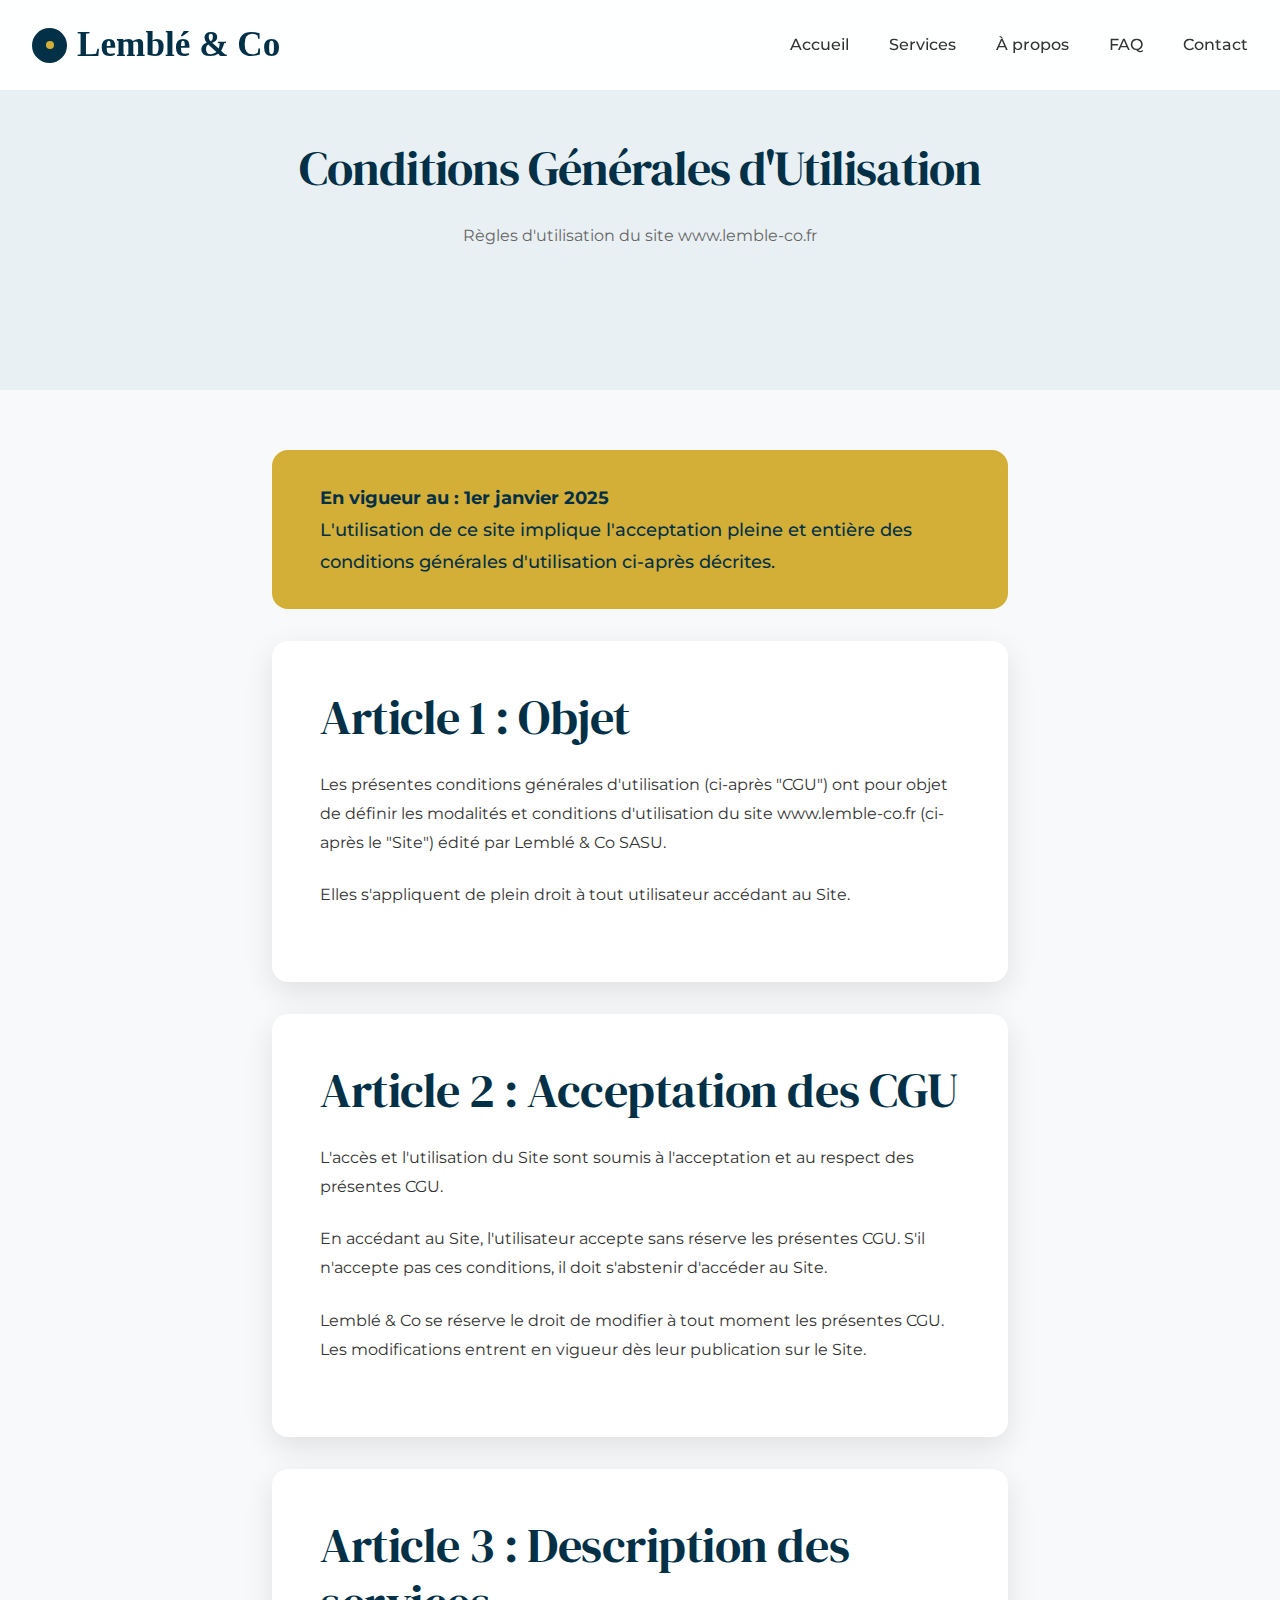
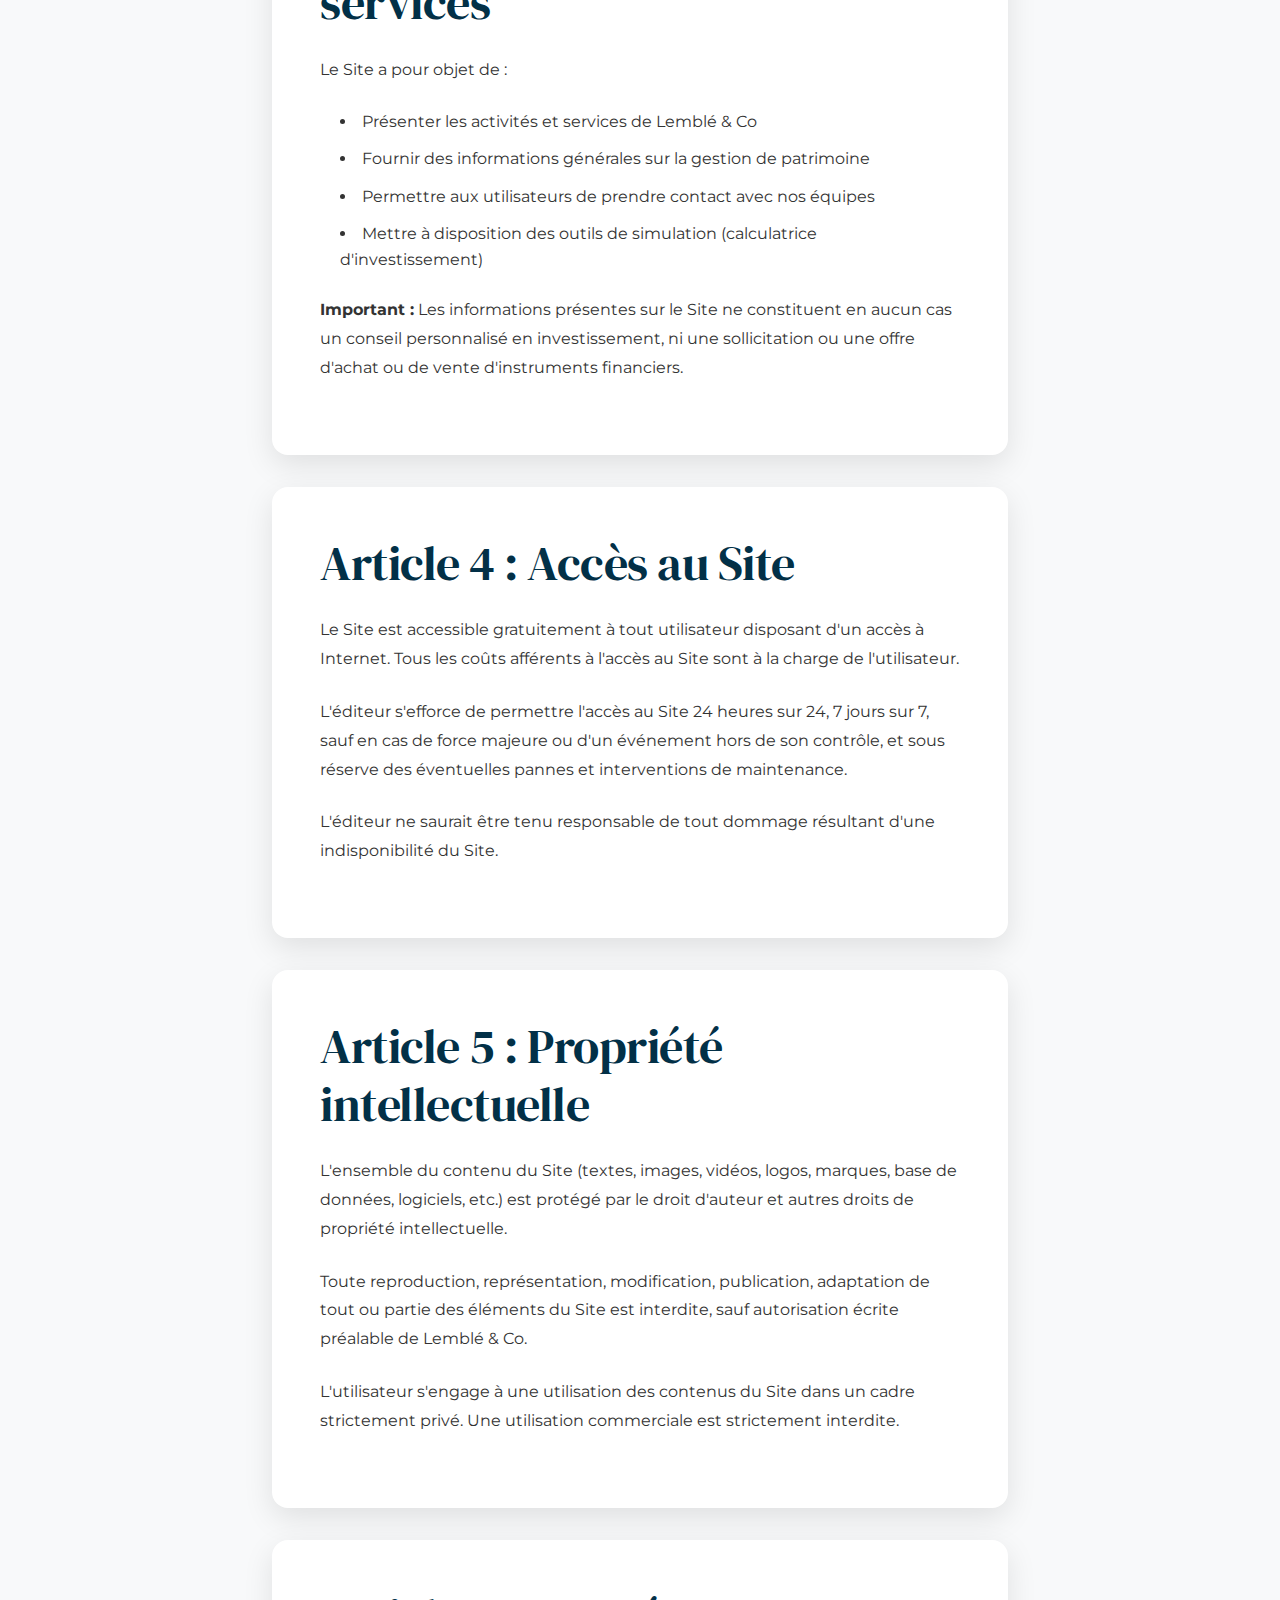
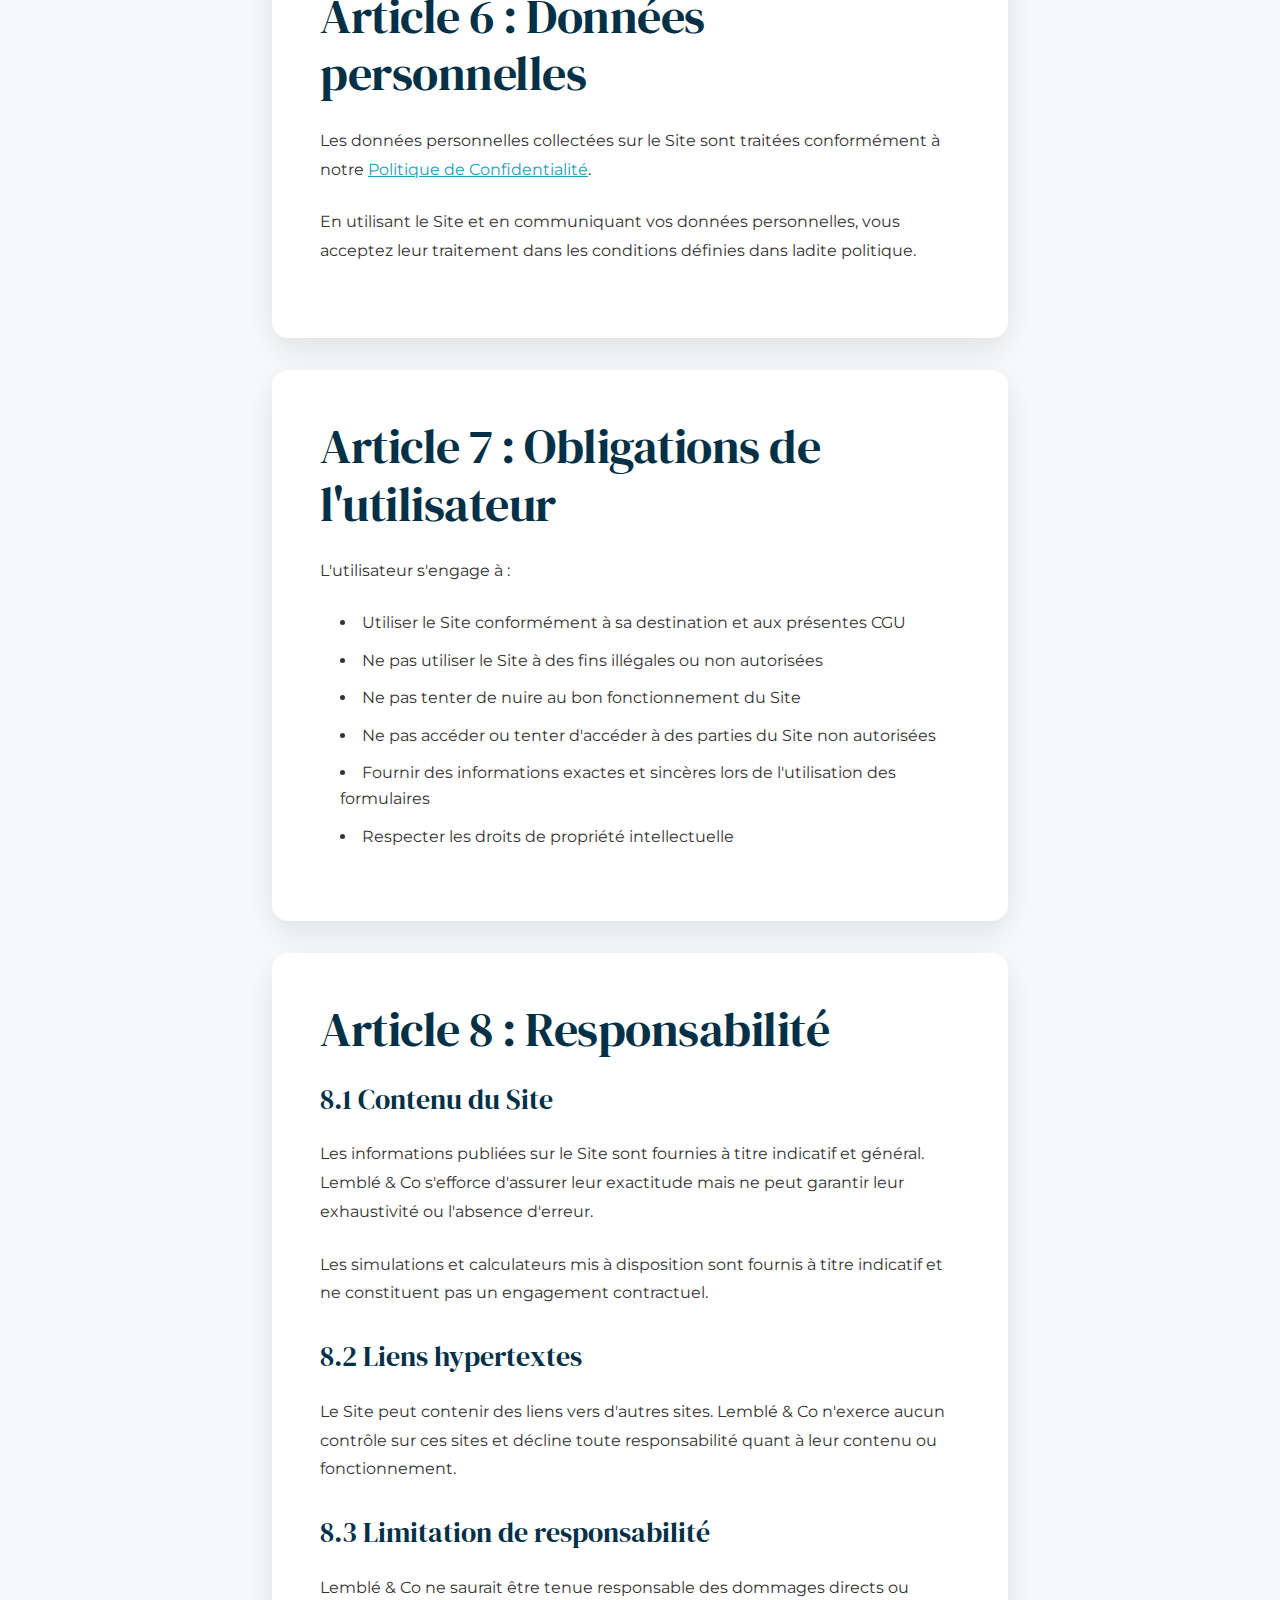
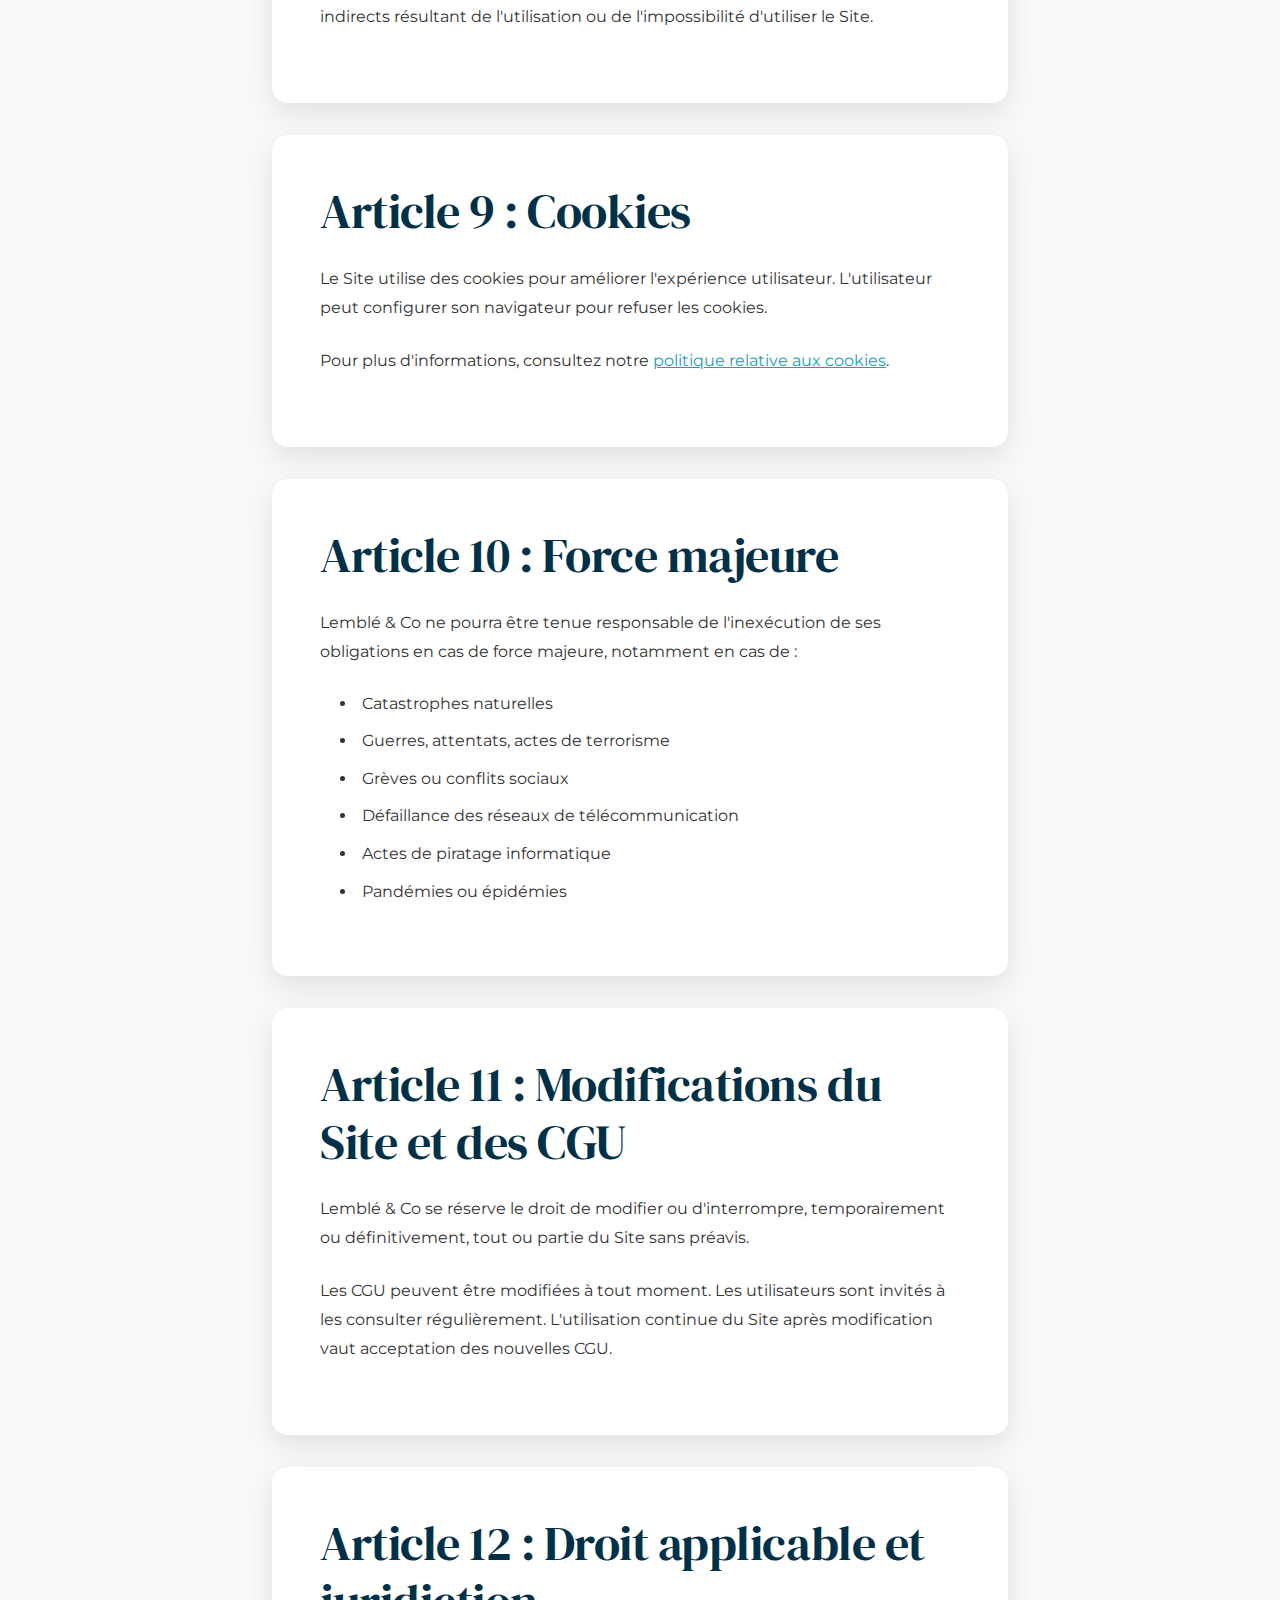
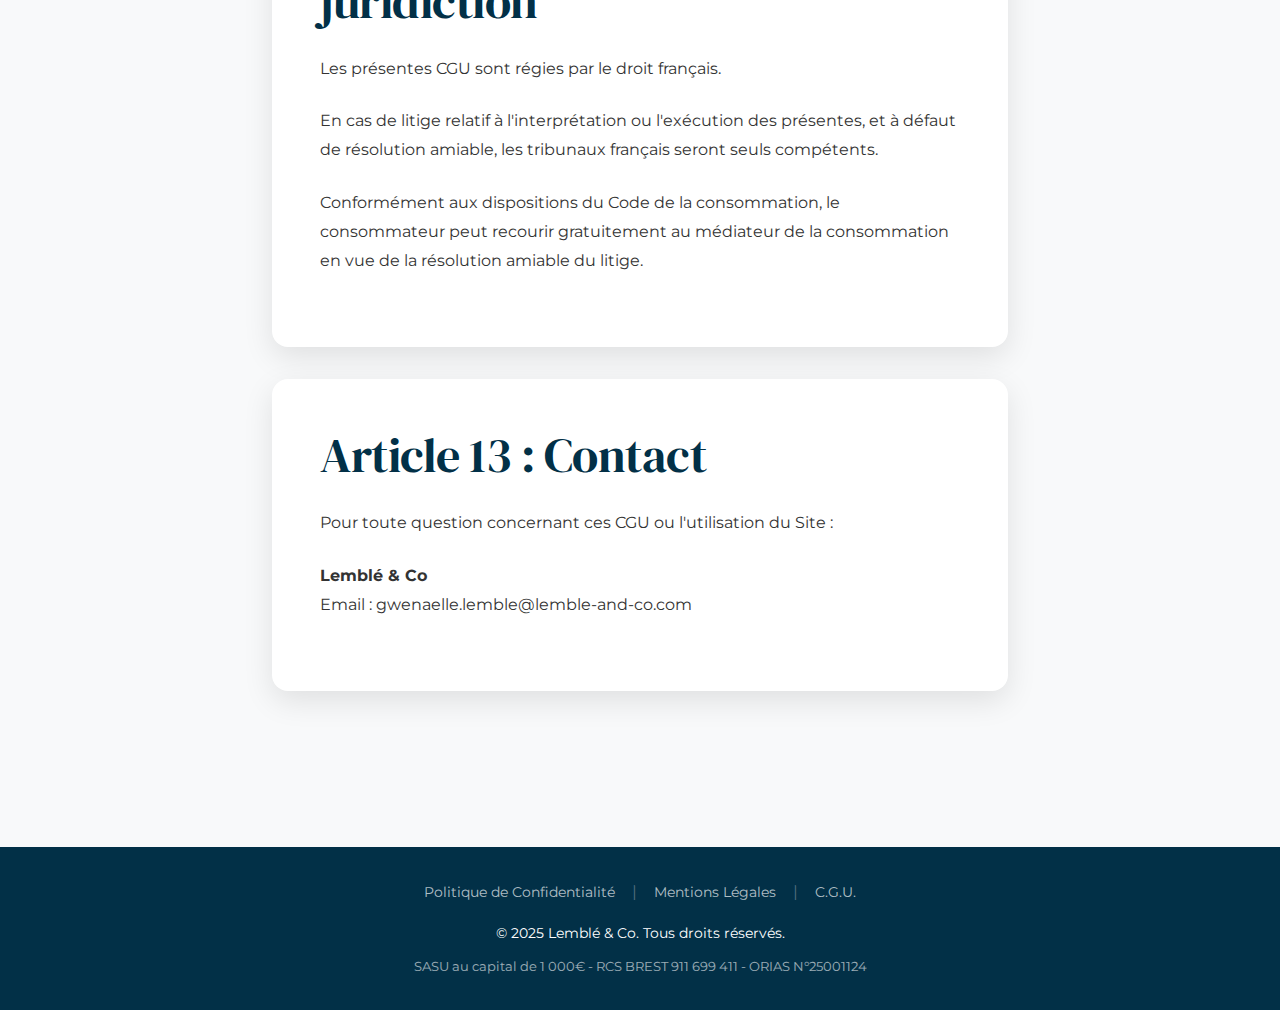
<file: pages-legales/c-g-u.html>
<!DOCTYPE html>
<html lang="fr">
<head>
    <meta charset="UTF-8">
    <meta name="viewport" content="width=device-width, initial-scale=1.0">
    <meta name="description" content="Conditions Générales d'Utilisation - Lemblé & Co">
    <meta name="robots" content="noindex, nofollow">
    
    <title>CGU - Conditions Générales d'Utilisation | Lemblé & Co</title>
    
    <link rel="preconnect" href="https://fonts.googleapis.com">
    <link rel="preconnect" href="https://fonts.gstatic.com" crossorigin>
    <link href="https://fonts.googleapis.com/css2?family=DM+Serif+Display:ital@0;1&family=Montserrat:wght@300;400;500;600;700&display=swap" rel="stylesheet">
    <link rel="stylesheet" href="../css/style.css">
    <link rel="icon" href="../images/favicon.ico" type="image/x-icon">
</head>
<body class="loaded">
    <!-- Header -->
    <header class="header">
        <div class="container">
            <div class="logo">
                <a href="https://www.lemble-and-co.com/index.html" class="logo-link">
                    <span class="logo-icon"><span class="logo-dot"></span></span>
                    <span class="logo-text">Lemblé & Co</span>
                </a>
            </div>
            <nav class="main-nav">
                <button class="mobile-menu-toggle" aria-label="Menu principal">
                    <span></span>
                    <span></span>
                    <span></span>
                </button>
                <ul class="nav-links">
                    <li><a href="https://www.lemble-and-co.com/index.html#accueil">Accueil</a></li>
                    <li><a href="https://www.lemble-and-co.com/index.html#services">Services</a></li>
                    <li><a href="https://www.lemble-and-co.com/index.html#about">À propos</a></li>
                    <li><a href="https://www.lemble-and-co.com/index.html#faq">FAQ</a></li>
                    <li><a href="https://www.lemble-and-co.com/index.html#contact">Contact</a></li>
                </ul>
            </nav>
        </div>
    </header>

    <main>
        <!-- Page Header -->
        <section class="legal-header" style="padding: 140px 0 60px; background-color: var(--medium-bg);">
            <div class="container">
                <div class="section-header">
                    <h1 style="font-size: 3rem;">Conditions Générales d'Utilisation</h1>
                    <p>Règles d'utilisation du site www.lemble-co.fr</p>
                </div>
            </div>
        </section>

        <!-- Content -->
        <section class="legal-content" style="padding: 60px 0;">
            <div class="container legal-content-wrapper">
                <div class="content-card-accent">
                    <p>
                        <strong>En vigueur au : 1er janvier 2025</strong><br>
                        L'utilisation de ce site implique l'acceptation pleine et entière des conditions générales d'utilisation ci-après décrites.
                    </p>
                </div>

                <div class="content-card">
                    <h2>Article 1 : Objet</h2>
                    <p>Les présentes conditions générales d'utilisation (ci-après "CGU") ont pour objet de définir les modalités et conditions d'utilisation du site www.lemble-co.fr (ci-après le "Site") édité par Lemblé & Co SASU.</p>
                    <p>Elles s'appliquent de plein droit à tout utilisateur accédant au Site.</p>
                </div>

                <div class="content-card">
                    <h2>Article 2 : Acceptation des CGU</h2>
                    <p>L'accès et l'utilisation du Site sont soumis à l'acceptation et au respect des présentes CGU.</p>
                    <p>En accédant au Site, l'utilisateur accepte sans réserve les présentes CGU. S'il n'accepte pas ces conditions, il doit s'abstenir d'accéder au Site.</p>
                    <p>Lemblé & Co se réserve le droit de modifier à tout moment les présentes CGU. Les modifications entrent en vigueur dès leur publication sur le Site.</p>
                </div>

                <div class="content-card">
                    <h2>Article 3 : Description des services</h2>
                    <p>Le Site a pour objet de :</p>
                    <ul>
                        <li>Présenter les activités et services de Lemblé & Co</li>
                        <li>Fournir des informations générales sur la gestion de patrimoine</li>
                        <li>Permettre aux utilisateurs de prendre contact avec nos équipes</li>
                        <li>Mettre à disposition des outils de simulation (calculatrice d'investissement)</li>
                    </ul>
                    <p style="margin-top: 1rem;"><strong>Important :</strong> Les informations présentes sur le Site ne constituent en aucun cas un conseil personnalisé en investissement, ni une sollicitation ou une offre d'achat ou de vente d'instruments financiers.</p>
                </div>

                <div class="content-card">
                    <h2>Article 4 : Accès au Site</h2>
                    <p>Le Site est accessible gratuitement à tout utilisateur disposant d'un accès à Internet. Tous les coûts afférents à l'accès au Site sont à la charge de l'utilisateur.</p>
                    <p>L'éditeur s'efforce de permettre l'accès au Site 24 heures sur 24, 7 jours sur 7, sauf en cas de force majeure ou d'un événement hors de son contrôle, et sous réserve des éventuelles pannes et interventions de maintenance.</p>
                    <p>L'éditeur ne saurait être tenu responsable de tout dommage résultant d'une indisponibilité du Site.</p>
                </div>

                <div class="content-card">
                    <h2>Article 5 : Propriété intellectuelle</h2>
                    <p>L'ensemble du contenu du Site (textes, images, vidéos, logos, marques, base de données, logiciels, etc.) est protégé par le droit d'auteur et autres droits de propriété intellectuelle.</p>
                    <p>Toute reproduction, représentation, modification, publication, adaptation de tout ou partie des éléments du Site est interdite, sauf autorisation écrite préalable de Lemblé & Co.</p>
                    <p>L'utilisateur s'engage à une utilisation des contenus du Site dans un cadre strictement privé. Une utilisation commerciale est strictement interdite.</p>
                </div>

                <div class="content-card">
                    <h2>Article 6 : Données personnelles</h2>
                    <p>Les données personnelles collectées sur le Site sont traitées conformément à notre <a href="https://www.lemble-and-co.com/pages-legales/politique-confidentialite.html">Politique de Confidentialité</a>.</p>
                    <p>En utilisant le Site et en communiquant vos données personnelles, vous acceptez leur traitement dans les conditions définies dans ladite politique.</p>
                </div>

                <div class="content-card">
                    <h2>Article 7 : Obligations de l'utilisateur</h2>
                    <p>L'utilisateur s'engage à :</p>
                    <ul>
                        <li>Utiliser le Site conformément à sa destination et aux présentes CGU</li>
                        <li>Ne pas utiliser le Site à des fins illégales ou non autorisées</li>
                        <li>Ne pas tenter de nuire au bon fonctionnement du Site</li>
                        <li>Ne pas accéder ou tenter d'accéder à des parties du Site non autorisées</li>
                        <li>Fournir des informations exactes et sincères lors de l'utilisation des formulaires</li>
                        <li>Respecter les droits de propriété intellectuelle</li>
                    </ul>
                </div>

                <div class="content-card">
                    <h2>Article 8 : Responsabilité</h2>
                    
                    <h3>8.1 Contenu du Site</h3>
                    <p>Les informations publiées sur le Site sont fournies à titre indicatif et général. Lemblé & Co s'efforce d'assurer leur exactitude mais ne peut garantir leur exhaustivité ou l'absence d'erreur.</p>
                    <p>Les simulations et calculateurs mis à disposition sont fournis à titre indicatif et ne constituent pas un engagement contractuel.</p>
                    
                    <h3 style="margin-top: 2rem;">8.2 Liens hypertextes</h3>
                    <p>Le Site peut contenir des liens vers d'autres sites. Lemblé & Co n'exerce aucun contrôle sur ces sites et décline toute responsabilité quant à leur contenu ou fonctionnement.</p>
                    
                    <h3 style="margin-top: 2rem;">8.3 Limitation de responsabilité</h3>
                    <p>Lemblé & Co ne saurait être tenue responsable des dommages directs ou indirects résultant de l'utilisation ou de l'impossibilité d'utiliser le Site.</p>
                </div>

                <div class="content-card">
                    <h2>Article 9 : Cookies</h2>
                    <p>Le Site utilise des cookies pour améliorer l'expérience utilisateur. L'utilisateur peut configurer son navigateur pour refuser les cookies.</p>
                    <p>Pour plus d'informations, consultez notre <a href="https://www.lemble-and-co.com/pages-legales/politique-confidentialite.html#cookies">politique relative aux cookies</a>.</p>
                </div>

                <div class="content-card">
                    <h2>Article 10 : Force majeure</h2>
                    <p>Lemblé & Co ne pourra être tenue responsable de l'inexécution de ses obligations en cas de force majeure, notamment en cas de :</p>
                    <ul>
                        <li>Catastrophes naturelles</li>
                        <li>Guerres, attentats, actes de terrorisme</li>
                        <li>Grèves ou conflits sociaux</li>
                        <li>Défaillance des réseaux de télécommunication</li>
                        <li>Actes de piratage informatique</li>
                        <li>Pandémies ou épidémies</li>
                    </ul>
                </div>

                <div class="content-card">
                    <h2>Article 11 : Modifications du Site et des CGU</h2>
                    <p>Lemblé & Co se réserve le droit de modifier ou d'interrompre, temporairement ou définitivement, tout ou partie du Site sans préavis.</p>
                    <p>Les CGU peuvent être modifiées à tout moment. Les utilisateurs sont invités à les consulter régulièrement. L'utilisation continue du Site après modification vaut acceptation des nouvelles CGU.</p>
                </div>

                <div class="content-card">
                    <h2>Article 12 : Droit applicable et juridiction</h2>
                    <p>Les présentes CGU sont régies par le droit français.</p>
                    <p>En cas de litige relatif à l'interprétation ou l'exécution des présentes, et à défaut de résolution amiable, les tribunaux français seront seuls compétents.</p>
                    <p>Conformément aux dispositions du Code de la consommation, le consommateur peut recourir gratuitement au médiateur de la consommation en vue de la résolution amiable du litige.</p>
                </div>

                <div class="content-card" style="margin-bottom: 0;"> <!-- No margin bottom on last card -->
                    <h2>Article 13 : Contact</h2>
                    <p>Pour toute question concernant ces CGU ou l'utilisation du Site :</p>
                    <p><strong>Lemblé & Co</strong><br>
                    Email : gwenaelle.lemble@lemble-and-co.com</p>
                </div>
            </div>
        </section>
    </main>

    <!-- Footer -->
    <footer class="footer">
        <div class="container">
            <div class="footer-bottom">
                <div class="footer-legal">
                    <a href="https://www.lemble-and-co.com/pages-legales/politique-confidentialite.html">Politique de Confidentialité</a>
                    <span class="separator">|</span>
                    <a href="https://www.lemble-and-co.com/pages-legales/mentions-legales.html">Mentions Légales</a>
                    <span class="separator">|</span>
                    <a href="https://www.lemble-and-co.com/pages-legales/c-g-u.html" class="active">C.G.U.</a>
                </div>
                <p class="copyright">© 2025 Lemblé & Co. Tous droits réservés.</p>
                <p class="legal-info">SASU au capital de 1 000€ - RCS BREST 911 699 411 - ORIAS N°25001124</p>
            </div>
        </div>
    </footer>

    <script>
        // Script minimal pour le menu mobile
        document.addEventListener('DOMContentLoaded', function() {
            const mobileMenuToggle = document.querySelector('.mobile-menu-toggle');
            const navLinks = document.querySelector('.nav-links');
            
            if (mobileMenuToggle) {
                mobileMenuToggle.addEventListener('click', function() {
                    navLinks.classList.toggle('show');
                    const spans = this.querySelectorAll('span');
                    if (navLinks.classList.contains('show')) {
                        spans[0].style.transform = 'rotate(45deg) translate(6px, 6px)';
                        spans[1].style.opacity = '0';
                        spans[2].style.transform = 'rotate(-45deg) translate(6px, -6px)';
                    } else {
                        spans[0].style.transform = 'none';
                        spans[1].style.opacity = '1';
                        spans[2].style.transform = 'none';
                    }
                });
            }
        });
    </script>
</body>
</html>
</file>
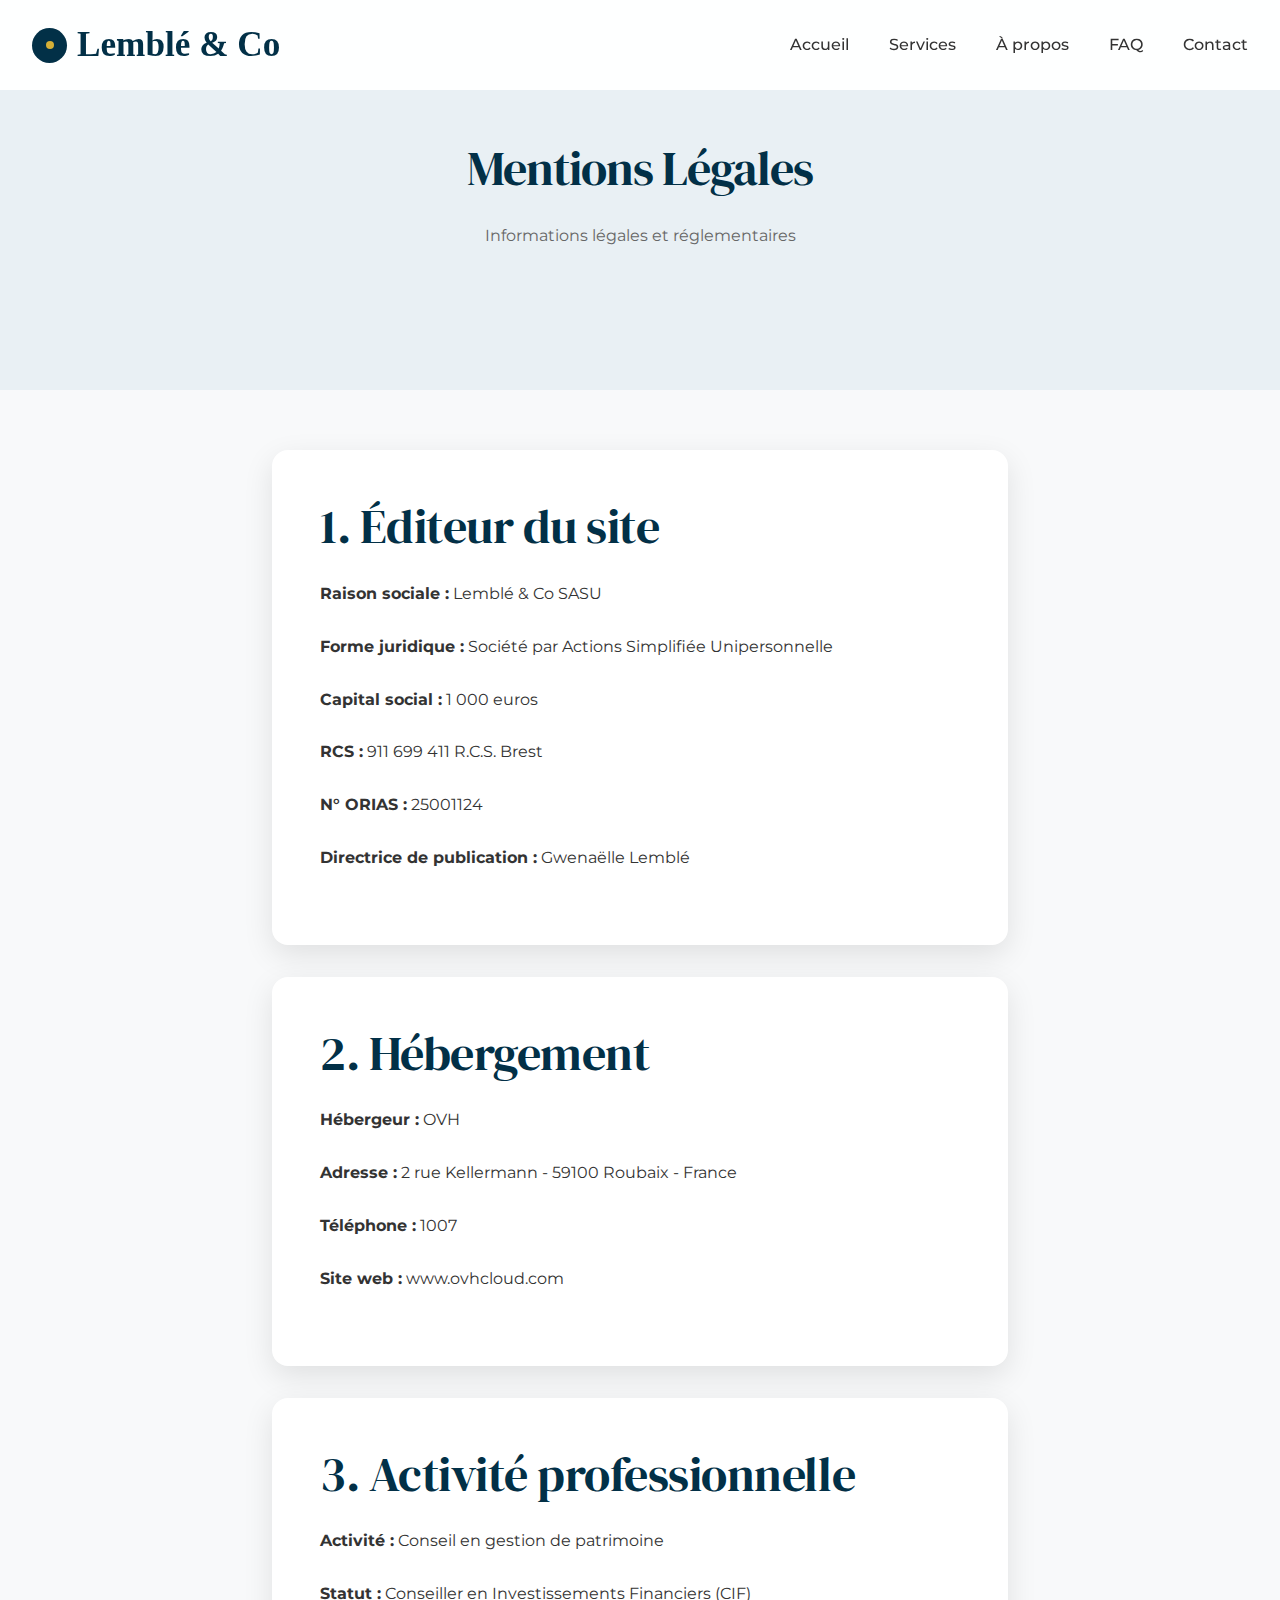
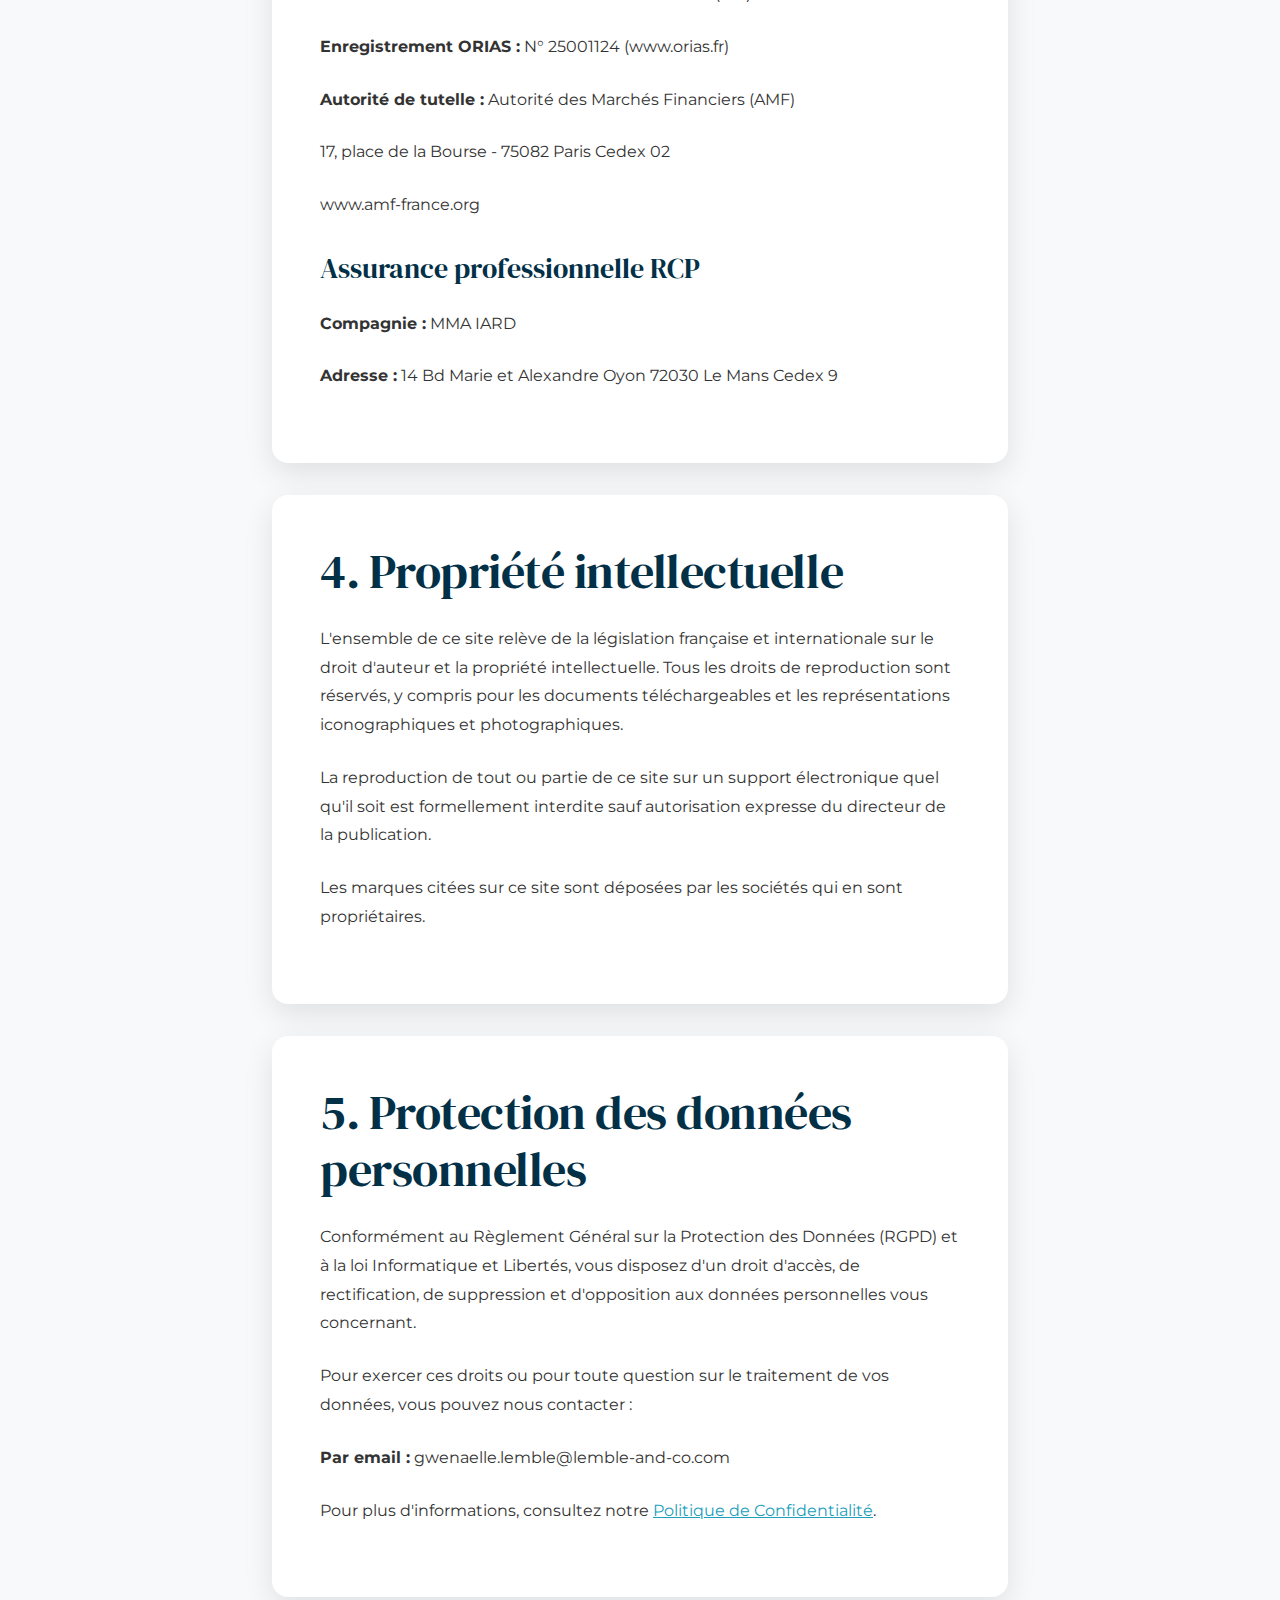
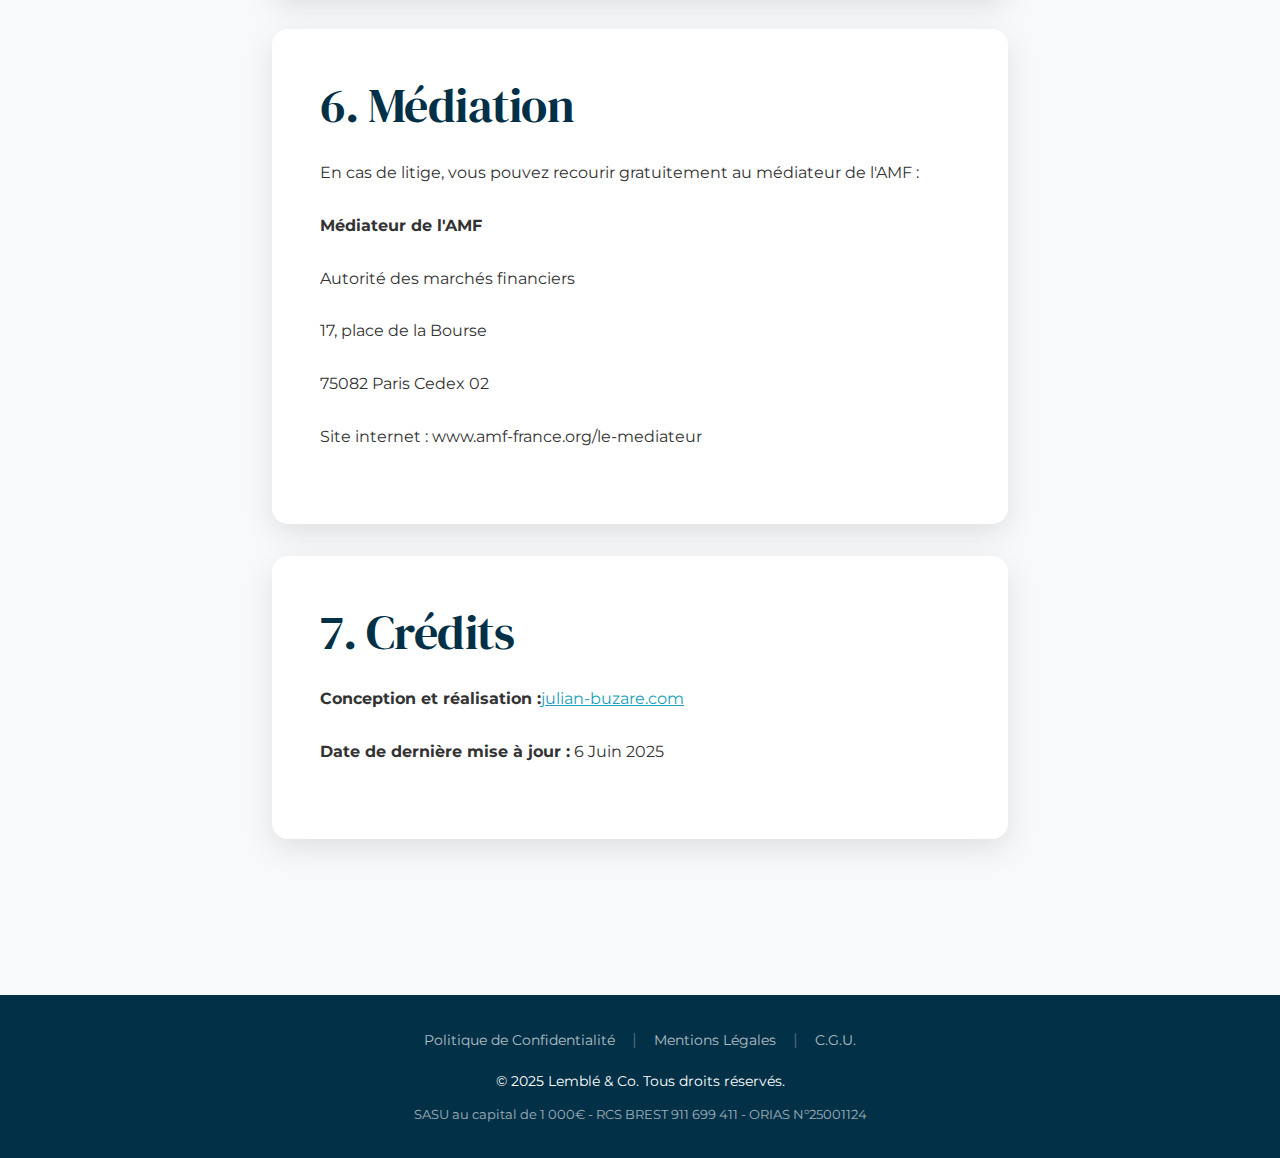
<file: pages-legales/mentions-legales.html>
<!DOCTYPE html>
<html lang="fr">
<head>
    <meta charset="UTF-8">
    <meta name="viewport" content="width=device-width, initial-scale=1.0">
    <meta name="description" content="Mentions légales - Lemblé & Co - Gestion de patrimoine">
    <meta name="robots" content="noindex, nofollow">
    
    <title>Mentions Légales | Lemblé & Co</title>
    
    <link rel="preconnect" href="https://fonts.googleapis.com">
    <link rel="preconnect" href="https://fonts.gstatic.com" crossorigin>
    <link href="https://fonts.googleapis.com/css2?family=DM+Serif+Display:ital@0;1&family=Montserrat:wght@300;400;500;600;700&display=swap" rel="stylesheet">
    <link rel="stylesheet" href="../css/style.css">
    <link rel="icon" href="../images/favicon.ico" type="image/x-icon">
</head>
<body class="loaded">
    <!-- Header -->
    <header class="header">
        <div class="container">
            <div class="logo">
                <a href="https://www.lemble-and-co.com/index.html" class="logo-link">
                    <span class="logo-icon"><span class="logo-dot"></span></span>
                    <span class="logo-text">Lemblé & Co</span>
                </a>
            </div>
            <nav class="main-nav">
                <button class="mobile-menu-toggle" aria-label="Menu principal">
                    <span></span>
                    <span></span>
                    <span></span>
                </button>
                <ul class="nav-links">
                    <li><a href="https://www.lemble-and-co.com/index.html#accueil">Accueil</a></li>
                    <li><a href="https://www.lemble-and-co.com/index.html#services">Services</a></li>
                    <li><a href="https://www.lemble-and-co.com/index.html#about">À propos</a></li>
                    <li><a href="https://www.lemble-and-co.com/index.html#faq">FAQ</a></li>
                    <li><a href="https://www.lemble-and-co.com/index.html#contact">Contact</a></li>
                </ul>
            </nav>
        </div>
    </header>

    <main>
        <!-- Page Header -->
        <section class="legal-header" style="padding: 140px 0 60px; background-color: var(--medium-bg);">
            <div class="container">
                <div class="section-header">
                    <h1 style="font-size: 3rem;">Mentions Légales</h1>
                    <p>Informations légales et réglementaires</p>
                </div>
            </div>
        </section>

        <!-- Content -->
        <section class="legal-content" style="padding: 60px 0;">
            <div class="container legal-content-wrapper">
                <div class="content-card">
                    <h2>1. Éditeur du site</h2>
                    <p><strong>Raison sociale :</strong> Lemblé & Co SASU</p>
                    <p><strong>Forme juridique :</strong> Société par Actions Simplifiée Unipersonnelle</p>
                    <p><strong>Capital social :</strong> 1 000 euros</p>
                    <p><strong>RCS :</strong> 911 699 411 R.C.S. Brest</p>
                    <p><strong>N° ORIAS :</strong> 25001124</p>
                    <p><strong>Directrice de publication :</strong> Gwenaëlle Lemblé</p>
                </div>

                <div class="content-card">
                    <h2>2. Hébergement</h2>
                    <p><strong>Hébergeur :</strong> OVH</p>
                    <p><strong>Adresse :</strong> 2 rue Kellermann - 59100 Roubaix - France</p>
                    <p><strong>Téléphone :</strong> 1007</p>
                    <p><strong>Site web :</strong> www.ovhcloud.com</p>
                </div>

                <div class="content-card">
                    <h2>3. Activité professionnelle</h2>
                    <p><strong>Activité :</strong> Conseil en gestion de patrimoine</p>
                    <p><strong>Statut :</strong> Conseiller en Investissements Financiers (CIF)</p>
                    <p><strong>Enregistrement ORIAS :</strong> N° 25001124 (www.orias.fr)</p>
                    <p><strong>Autorité de tutelle :</strong> Autorité des Marchés Financiers (AMF)</p>
                    <p>17, place de la Bourse - 75082 Paris Cedex 02</p>
                    <p>www.amf-france.org</p>
                    
                    <h3 style="margin-top: 2rem;">Assurance professionnelle RCP</h3>
                    <p><strong>Compagnie :</strong> MMA IARD</p>
                    <p><strong>Adresse :</strong> 14 Bd Marie et Alexandre Oyon 72030 Le Mans Cedex 9</p>
                </div>

                <div class="content-card">
                    <h2>4. Propriété intellectuelle</h2>
                    <p>L'ensemble de ce site relève de la législation française et internationale sur le droit d'auteur et la propriété intellectuelle. Tous les droits de reproduction sont réservés, y compris pour les documents téléchargeables et les représentations iconographiques et photographiques.</p>
                    <p>La reproduction de tout ou partie de ce site sur un support électronique quel qu'il soit est formellement interdite sauf autorisation expresse du directeur de la publication.</p>
                    <p>Les marques citées sur ce site sont déposées par les sociétés qui en sont propriétaires.</p>
                </div>

                <div class="content-card">
                    <h2>5. Protection des données personnelles</h2>
                    <p>Conformément au Règlement Général sur la Protection des Données (RGPD) et à la loi Informatique et Libertés, vous disposez d'un droit d'accès, de rectification, de suppression et d'opposition aux données personnelles vous concernant.</p>
                    <p>Pour exercer ces droits ou pour toute question sur le traitement de vos données, vous pouvez nous contacter :</p>
                    <p><strong>Par email :</strong> gwenaelle.lemble@lemble-and-co.com</p>
                    <p>Pour plus d'informations, consultez notre <a href="https://www.lemble-and-co.com/pages-legales/politique-confidentialite.html">Politique de Confidentialité</a>.</p>
                </div>

                <div class="content-card">
                    <h2>6. Médiation</h2>
                    <p>En cas de litige, vous pouvez recourir gratuitement au médiateur de l'AMF :</p>
                    <p><strong>Médiateur de l'AMF</strong></p>
                    <p>Autorité des marchés financiers</p>
                    <p>17, place de la Bourse</p>
                    <p>75082 Paris Cedex 02</p>
                    <p>Site internet : www.amf-france.org/le-mediateur</p>
                </div>

                <div class="content-card" style="margin-bottom: 0;"> <!-- No margin bottom on last card -->
                    <h2>7. Crédits</h2>
                    <p><strong>Conception et réalisation :</strong><a href="https://www.julian-buzare.com" class="website-dev">julian-buzare.com</a></p>
                    <p><strong>Date de dernière mise à jour :</strong> 6 Juin 2025</p>
                </div>
            </div>
        </section>
    </main>

    <!-- Footer -->
    <footer class="footer">
        <div class="container">
            <div class="footer-bottom">
                <div class="footer-legal">
                    <a href="https://www.lemble-and-co.com/pages-legales/politique-confidentialite.html">Politique de Confidentialité</a>
                    <span class="separator">|</span>
                    <a href="https://www.lemble-and-co.com/pages-legales/mentions-legales.html" class="active">Mentions Légales</a>
                    <span class="separator">|</span>
                    <a href="https://www.lemble-and-co.com/pages-legales/c-g-u.html">C.G.U.</a>
                </div>
                <p class="copyright">© 2025 Lemblé & Co. Tous droits réservés.</p>
                <p class="legal-info">SASU au capital de 1 000€ - RCS BREST 911 699 411 - ORIAS N°25001124</p>
            </div>
        </div>
    </footer>

    <script>
        // Script minimal pour le menu mobile
        document.addEventListener('DOMContentLoaded', function() {
            const mobileMenuToggle = document.querySelector('.mobile-menu-toggle');
            const navLinks = document.querySelector('.nav-links');
            
            if (mobileMenuToggle) {
                mobileMenuToggle.addEventListener('click', function() {
                    navLinks.classList.toggle('show');
                    const spans = this.querySelectorAll('span');
                    if (navLinks.classList.contains('show')) {
                        spans[0].style.transform = 'rotate(45deg) translate(6px, 6px)';
                        spans[1].style.opacity = '0';
                        spans[2].style.transform = 'rotate(-45deg) translate(6px, -6px)';
                    } else {
                        spans[0].style.transform = 'none';
                        spans[1].style.opacity = '1';
                        spans[2].style.transform = 'none';
                    }
                });
            }
        });
    </script>
</body>
</html>
</file>
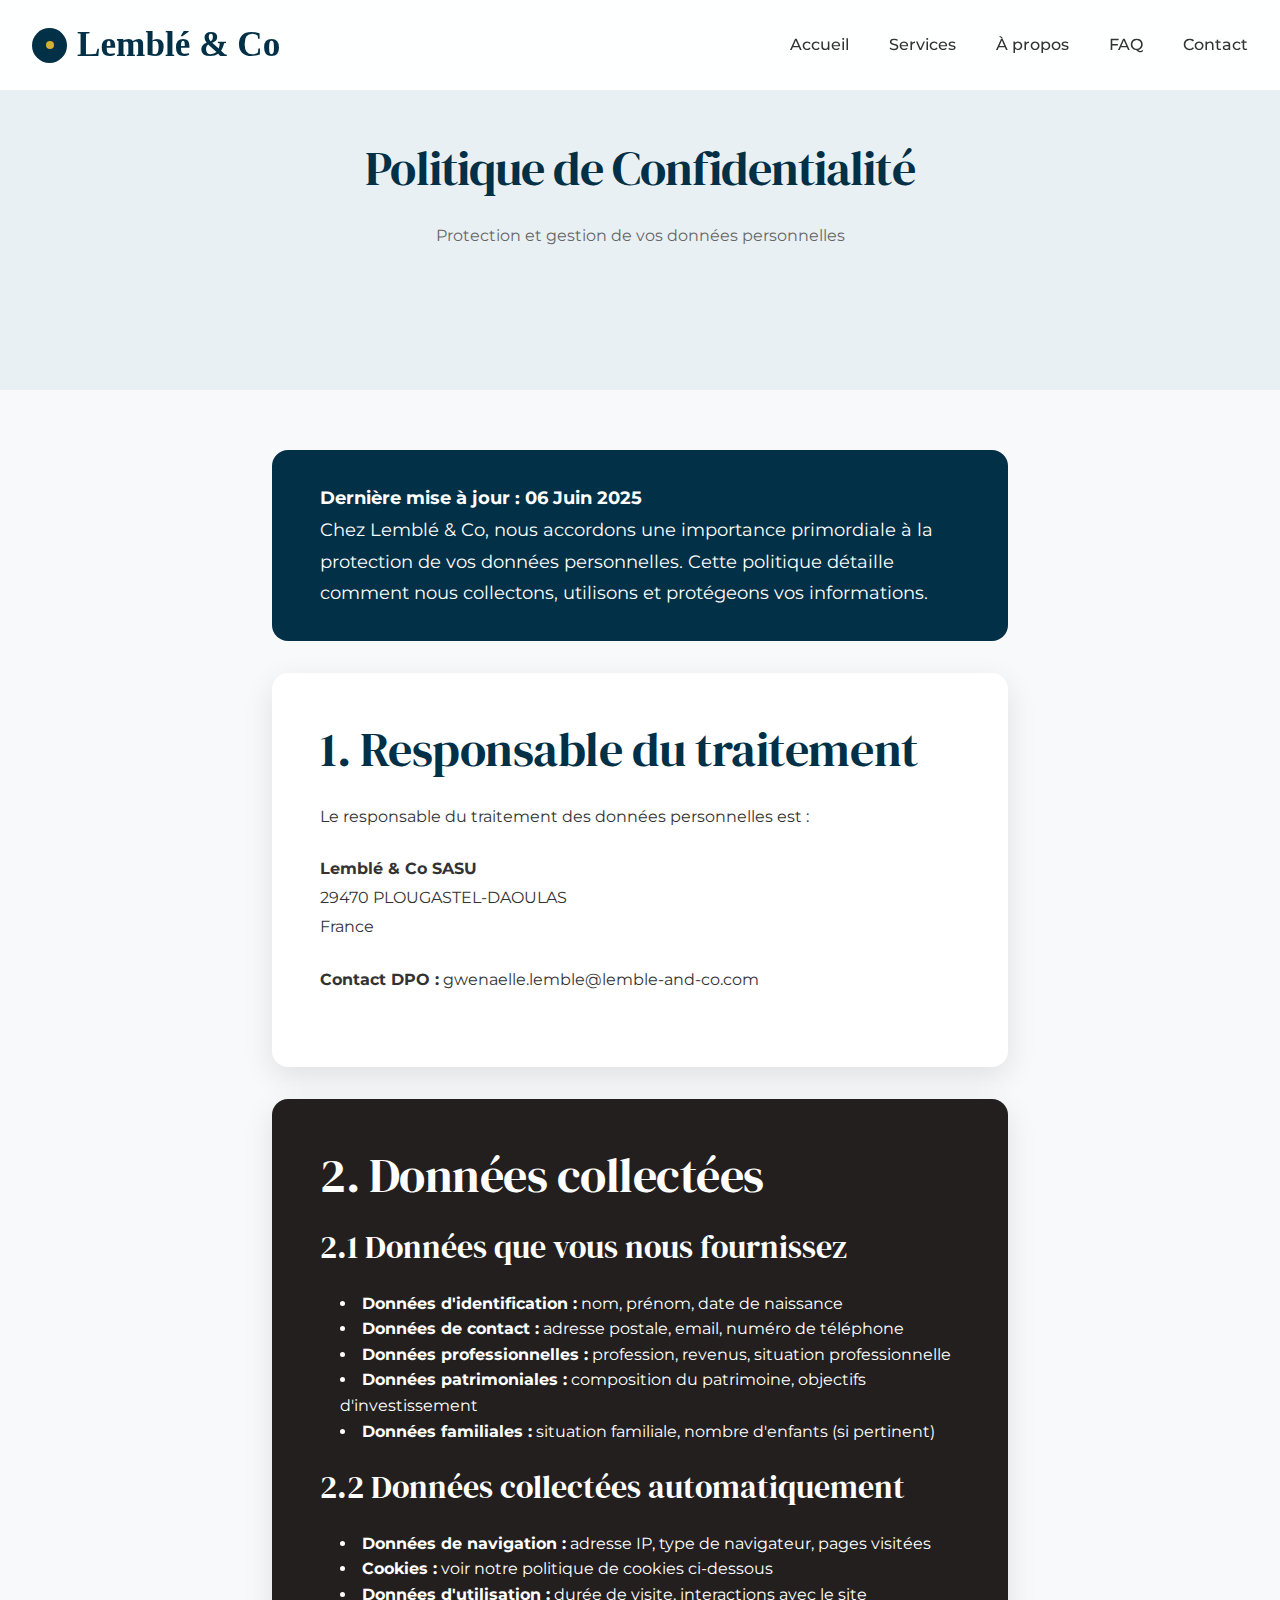
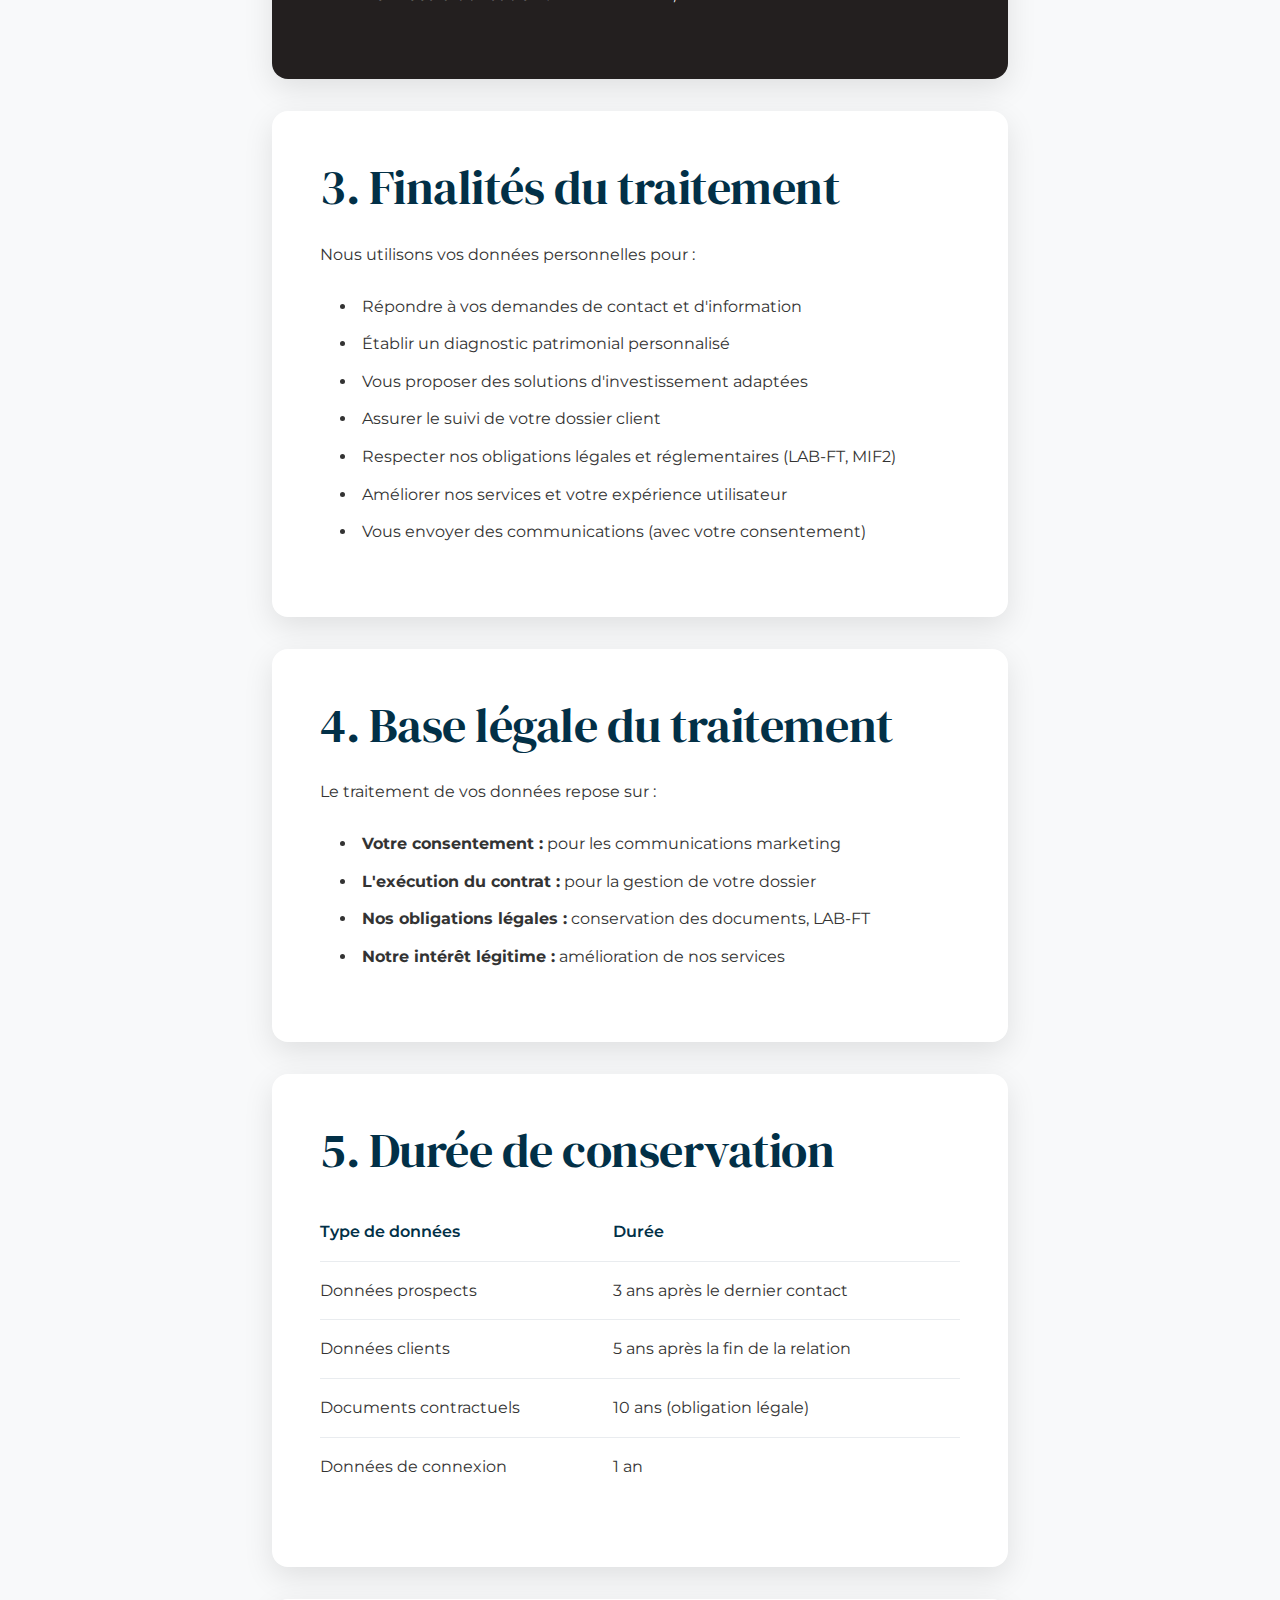
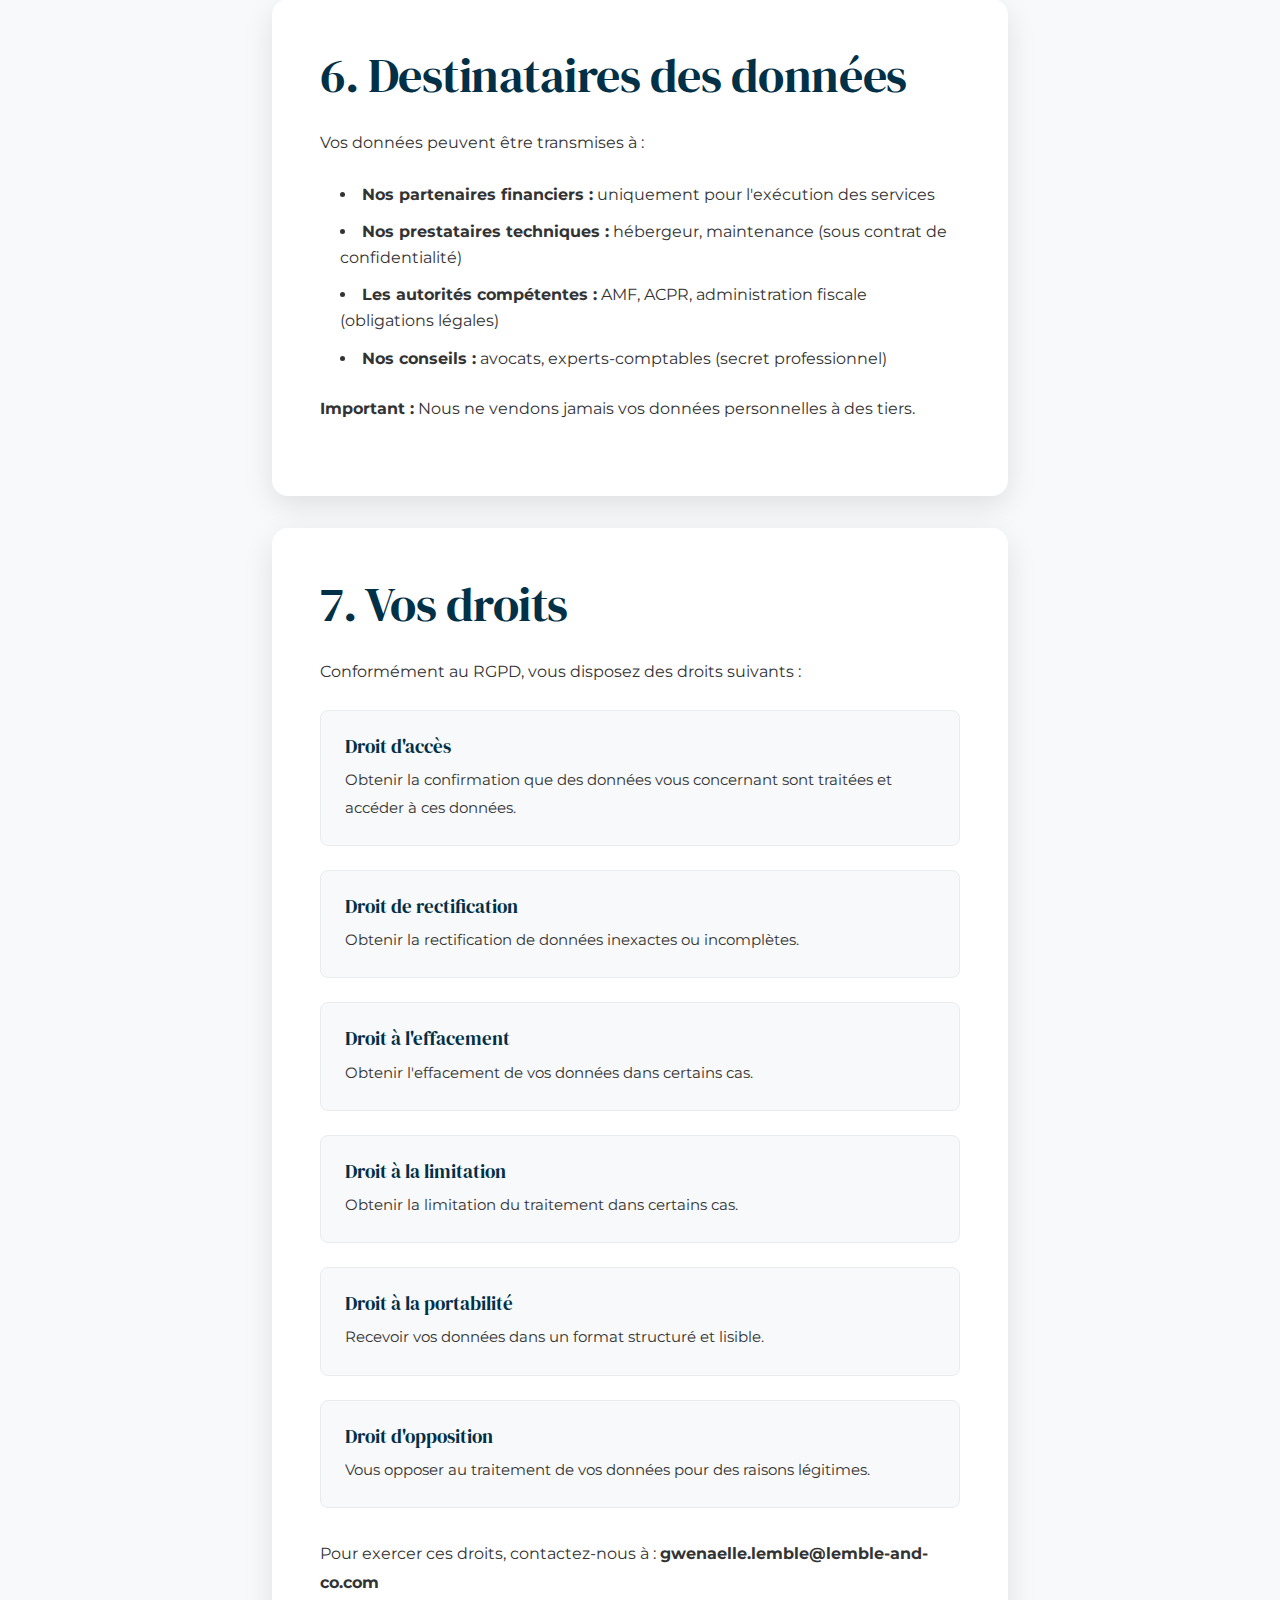
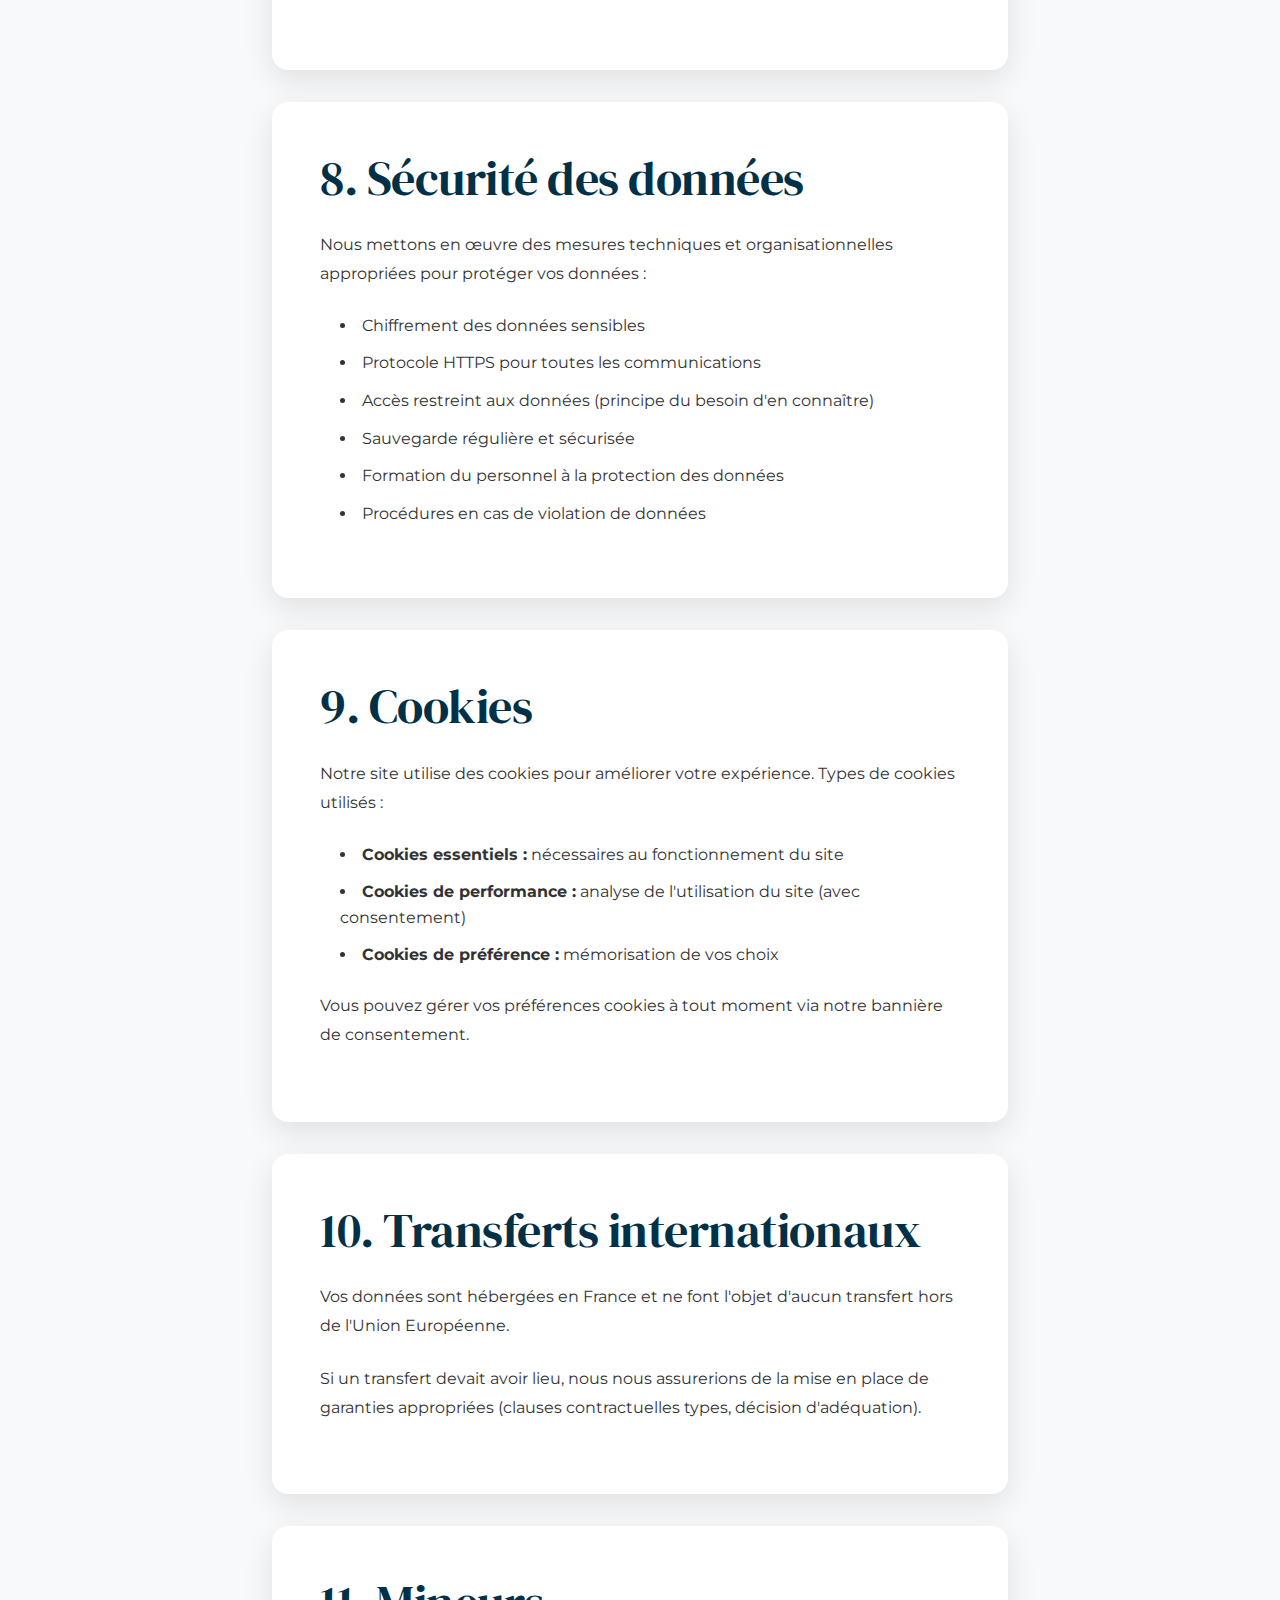
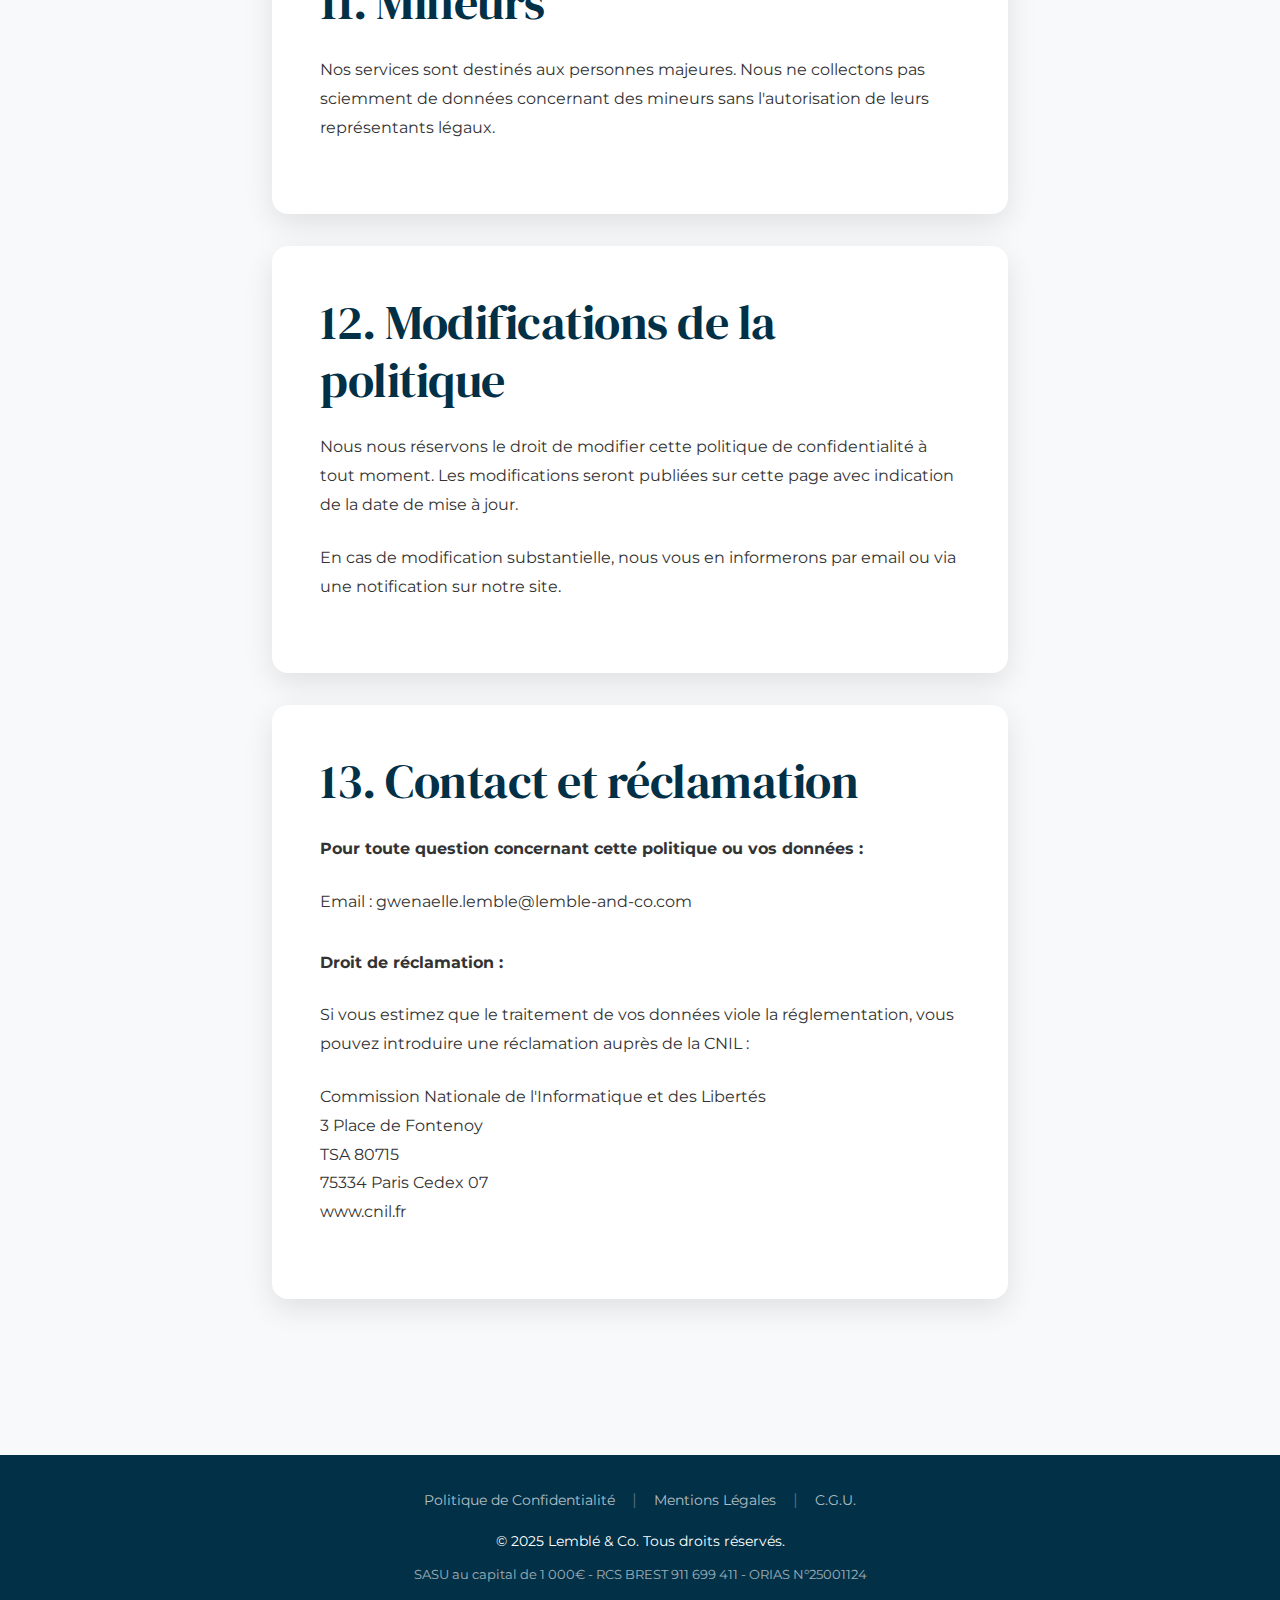
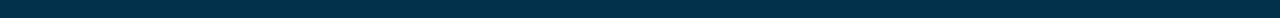
<file: pages-legales/politique-confidentialite.html>
<!DOCTYPE html>
<html lang="fr">
<head>
    <meta charset="UTF-8">
    <meta name="viewport" content="width=device-width, initial-scale=1.0">
    <meta name="description" content="Politique de confidentialité - Lemblé & Co - Protection de vos données personnelles">
    <meta name="robots" content="noindex, nofollow">
    
    <title>Politique de Confidentialité | Lemblé & Co</title>
    
    <link rel="preconnect" href="https://fonts.googleapis.com">
    <link rel="preconnect" href="https://fonts.gstatic.com" crossorigin>
    <link href="https://fonts.googleapis.com/css2?family=DM+Serif+Display:ital@0;1&family=Montserrat:wght@300;400;500;600;700&display=swap" rel="stylesheet">
    <link rel="stylesheet" href="../css/style.css">
    <link rel="icon" href="../images/favicon.ico" type="image/x-icon">
</head>
<body class="loaded">
    <!-- Header -->
    <header class="header">
        <div class="container">
            <div class="logo">
                <a href="https://www.lemble-and-co.com/index.html" class="logo-link">
                    <span class="logo-icon"><span class="logo-dot"></span></span>
                    <span class="logo-text">Lemblé & Co</span>
                </a>
            </div>
            <nav class="main-nav">
                <button class="mobile-menu-toggle" aria-label="Menu principal">
                    <span></span>
                    <span></span>
                    <span></span>
                </button>
                <ul class="nav-links">
                    <li><a href="https://www.lemble-and-co.com/index.html#accueil">Accueil</a></li>
                    <li><a href="https://www.lemble-and-co.com/index.html#services">Services</a></li>
                    <li><a href="https://www.lemble-and-co.com/index.html#about">À propos</a></li>
                    <li><a href="https://www.lemble-and-co.com/index.html#faq">FAQ</a></li>
                    <li><a href="https://www.lemble-and-co.com/index.html#contact">Contact</a></li>
                </ul>
            </nav>
        </div>
    </header>

    <main>
        <!-- Page Header -->
        <section class="legal-header" style="padding: 140px 0 60px; background-color: var(--medium-bg);">
            <div class="container">
                <div class="section-header">
                    <h1 style="font-size: 3rem;">Politique de Confidentialité</h1>
                    <p>Protection et gestion de vos données personnelles</p>
                </div>
            </div>
        </section>

        <!-- Content -->
        <section class="legal-content" style="padding: 60px 0;">
            <div class="container legal-content-wrapper">
                
                <!-- Introduction -->
                <div class="content-card-highlight">
                    <p>
                        <strong>Dernière mise à jour : 06 Juin 2025</strong><br>
                        Chez Lemblé & Co, nous accordons une importance primordiale à la protection de vos données personnelles. Cette politique détaille comment nous collectons, utilisons et protégeons vos informations.
                    </p>
                </div>

                <!-- Section 1 -->
                <div class="content-card">
                    <h2>1. Responsable du traitement</h2>
                    <p>Le responsable du traitement des données personnelles est :</p>
                    <p><strong>Lemblé & Co SASU</strong><br>
                    29470 PLOUGASTEL-DAOULAS<br>
                    France</p>
                    <p><strong>Contact DPO :</strong> gwenaelle.lemble@lemble-and-co.com</p>
                </div>

                <!-- Section 2 -->
                <div class="content-card-dark">
                    <h2>2. Données collectées</h2>
                    <h3>2.1 Données que vous nous fournissez</h3>
                    <ul>
                        <li><strong>Données d'identification :</strong> nom, prénom, date de naissance</li>
                        <li><strong>Données de contact :</strong> adresse postale, email, numéro de téléphone</li>
                        <li><strong>Données professionnelles :</strong> profession, revenus, situation professionnelle</li>
                        <li><strong>Données patrimoniales :</strong> composition du patrimoine, objectifs d'investissement</li>
                        <li><strong>Données familiales :</strong> situation familiale, nombre d'enfants (si pertinent)</li>
                    </ul>

                    <h3>2.2 Données collectées automatiquement</h3>
                    <ul>
                        <li><strong>Données de navigation :</strong> adresse IP, type de navigateur, pages visitées</li>
                        <li><strong>Cookies :</strong> voir notre politique de cookies ci-dessous</li>
                        <li><strong>Données d'utilisation :</strong> durée de visite, interactions avec le site</li>
                    </ul>
                </div>

                <!-- Section 3 -->
                <div class="content-card">
                    <h2>3. Finalités du traitement</h2>
                    <p>Nous utilisons vos données personnelles pour :</p>
                    <ul>
                        <li>Répondre à vos demandes de contact et d'information</li>
                        <li>Établir un diagnostic patrimonial personnalisé</li>
                        <li>Vous proposer des solutions d'investissement adaptées</li>
                        <li>Assurer le suivi de votre dossier client</li>
                        <li>Respecter nos obligations légales et réglementaires (LAB-FT, MIF2)</li>
                        <li>Améliorer nos services et votre expérience utilisateur</li>
                        <li>Vous envoyer des communications (avec votre consentement)</li>
                    </ul>
                </div>

                <!-- Section 4 -->
                <div class="content-card">
                    <h2>4. Base légale du traitement</h2>
                    <p>Le traitement de vos données repose sur :</p>
                    <ul>
                        <li><strong>Votre consentement :</strong> pour les communications marketing</li>
                        <li><strong>L'exécution du contrat :</strong> pour la gestion de votre dossier</li>
                        <li><strong>Nos obligations légales :</strong> conservation des documents, LAB-FT</li>
                        <li><strong>Notre intérêt légitime :</strong> amélioration de nos services</li>
                    </ul>
                </div>

                <!-- Section 5 -->
                <div class="content-card">
                    <h2>5. Durée de conservation</h2>
                    <table class="styled-table">
                        <tr>
                            <th>Type de données</th>
                            <th>Durée</th>
                        </tr>
                        <tr>
                            <td>Données prospects</td>
                            <td>3 ans après le dernier contact</td>
                        </tr>
                        <tr>
                            <td>Données clients</td>
                            <td>5 ans après la fin de la relation</td>
                        </tr>
                        <tr>
                            <td>Documents contractuels</td>
                            <td>10 ans (obligation légale)</td>
                        </tr>
                        <tr>
                            <td>Données de connexion</td>
                            <td>1 an</td>
                        </tr>
                    </table>
                </div>

                <!-- Section 6 -->
                <div class="content-card">
                    <h2>6. Destinataires des données</h2>
                    <p>Vos données peuvent être transmises à :</p>
                    <ul>
                        <li><strong>Nos partenaires financiers :</strong> uniquement pour l'exécution des services</li>
                        <li><strong>Nos prestataires techniques :</strong> hébergeur, maintenance (sous contrat de confidentialité)</li>
                        <li><strong>Les autorités compétentes :</strong> AMF, ACPR, administration fiscale (obligations légales)</li>
                        <li><strong>Nos conseils :</strong> avocats, experts-comptables (secret professionnel)</li>
                    </ul>
                    <p style="margin-top: 1rem;"><strong>Important :</strong> Nous ne vendons jamais vos données personnelles à des tiers.</p>
                </div>

                <!-- Section 7 -->
                <div class="content-card">
                    <h2>7. Vos droits</h2>
                    <p>Conformément au RGPD, vous disposez des droits suivants :</p>
                    
                    <div class="rights-summary-box">
                        <h4>Droit d'accès</h4>
                        <p>Obtenir la confirmation que des données vous concernant sont traitées et accéder à ces données.</p>
                    </div>
                    
                    <div class="rights-summary-box">
                        <h4>Droit de rectification</h4>
                        <p>Obtenir la rectification de données inexactes ou incomplètes.</p>
                    </div>
                    
                    <div class="rights-summary-box">
                        <h4>Droit à l'effacement</h4>
                        <p>Obtenir l'effacement de vos données dans certains cas.</p>
                    </div>
                    
                    <div class="rights-summary-box">
                        <h4>Droit à la limitation</h4>
                        <p>Obtenir la limitation du traitement dans certains cas.</p>
                    </div>
                    
                    <div class="rights-summary-box">
                        <h4>Droit à la portabilité</h4>
                        <p>Recevoir vos données dans un format structuré et lisible.</p>
                    </div>
                    
                    <div class="rights-summary-box">
                        <h4>Droit d'opposition</h4>
                        <p>Vous opposer au traitement de vos données pour des raisons légitimes.</p>
                    </div>

                    <p style="margin-top: 2rem;">Pour exercer ces droits, contactez-nous à : <strong>gwenaelle.lemble@lemble-and-co.com</strong></p>
                </div>

                <!-- Section 8 -->
                <div class="content-card">
                    <h2>8. Sécurité des données</h2>
                    <p>Nous mettons en œuvre des mesures techniques et organisationnelles appropriées pour protéger vos données :</p>
                    <ul>
                        <li>Chiffrement des données sensibles</li>
                        <li>Protocole HTTPS pour toutes les communications</li>
                        <li>Accès restreint aux données (principe du besoin d'en connaître)</li>
                        <li>Sauvegarde régulière et sécurisée</li>
                        <li>Formation du personnel à la protection des données</li>
                        <li>Procédures en cas de violation de données</li>
                    </ul>
                </div>

                <!-- Section 9 -->
                <div class="content-card">
                    <h2 id="cookies">9. Cookies</h2>
                    <p>Notre site utilise des cookies pour améliorer votre expérience. Types de cookies utilisés :</p>
                    <ul>
                        <li><strong>Cookies essentiels :</strong> nécessaires au fonctionnement du site</li>
                        <li><strong>Cookies de performance :</strong> analyse de l'utilisation du site (avec consentement)</li>
                        <li><strong>Cookies de préférence :</strong> mémorisation de vos choix</li>
                    </ul>
                    <p style="margin-top: 1rem;">Vous pouvez gérer vos préférences cookies à tout moment via notre bannière de consentement.</p>
                </div>

                <!-- Section 10 -->
                <div class="content-card">
                    <h2>10. Transferts internationaux</h2>
                    <p>Vos données sont hébergées en France et ne font l'objet d'aucun transfert hors de l'Union Européenne.</p>
                    <p>Si un transfert devait avoir lieu, nous nous assurerions de la mise en place de garanties appropriées (clauses contractuelles types, décision d'adéquation).</p>
                </div>

                <!-- Section 11 -->
                <div class="content-card">
                    <h2>11. Mineurs</h2>
                    <p>Nos services sont destinés aux personnes majeures. Nous ne collectons pas sciemment de données concernant des mineurs sans l'autorisation de leurs représentants légaux.</p>
                </div>

                <!-- Section 12 -->
                <div class="content-card">
                    <h2>12. Modifications de la politique</h2>
                    <p>Nous nous réservons le droit de modifier cette politique de confidentialité à tout moment. Les modifications seront publiées sur cette page avec indication de la date de mise à jour.</p>
                    <p>En cas de modification substantielle, nous vous en informerons par email ou via une notification sur notre site.</p>
                </div>

                <!-- Section 13 -->
                <div class="content-card" style="margin-bottom: 0;">
                    <h2>13. Contact et réclamation</h2>
                    <p><strong>Pour toute question concernant cette politique ou vos données :</strong></p>
                    <p>Email : gwenaelle.lemble@lemble-and-co.com</p>
                    
                    <p style="margin-top: 2rem;"><strong>Droit de réclamation :</strong></p>
                    <p>Si vous estimez que le traitement de vos données viole la réglementation, vous pouvez introduire une réclamation auprès de la CNIL :</p>
                    <p>Commission Nationale de l'Informatique et des Libertés<br>
                    3 Place de Fontenoy<br>
                    TSA 80715<br>
                    75334 Paris Cedex 07<br>
                    www.cnil.fr</p>
                </div>
            </div>
        </section>
    </main>

    <!-- Footer -->
    <footer class="footer">
        <div class="container">
            <div class="footer-bottom">
                <div class="footer-legal">
                    <a href="https://www.lemble-and-co.com/pages-legales/politique-confidentialite.html" class="active">Politique de Confidentialité</a>
                    <span class="separator">|</span>
                    <a href="https://www.lemble-and-co.com/pages-legales/mentions-legales.html">Mentions Légales</a>
                    <span class="separator">|</span>
                    <a href="https://www.lemble-and-co.com/pages-legales/c-g-u.html">C.G.U.</a>
                </div>
                <p class="copyright">© 2025 Lemblé & Co. Tous droits réservés.</p>
                <p class="legal-info">SASU au capital de 1 000€ - RCS BREST 911 699 411 - ORIAS N°25001124</p>
            </div>
        </div>
    </footer>

    <script>
        // Script minimal pour le menu mobile
        document.addEventListener('DOMContentLoaded', function() {
            const mobileMenuToggle = document.querySelector('.mobile-menu-toggle');
            const navLinks = document.querySelector('.nav-links');
            
            if (mobileMenuToggle) {
                mobileMenuToggle.addEventListener('click', function() {
                    navLinks.classList.toggle('show');
                    const spans = this.querySelectorAll('span');
                    if (navLinks.classList.contains('show')) {
                        spans[0].style.transform = 'rotate(45deg) translate(6px, 6px)';
                        spans[1].style.opacity = '0';
                        spans[2].style.transform = 'rotate(-45deg) translate(6px, -6px)';
                    } else {
                        spans[0].style.transform = 'none';
                        spans[1].style.opacity = '1';
                        spans[2].style.transform = 'none';
                    }
                });
            }
        });
    </script>
</body>
</html>
</file>
<file: css/style.css>
/* ---------- Variables ---------- */
:root {
    /* Couleurs */
    --primary-color: #023047;
    --primary-light: #0353a4;
    --secondary-color: #219ebc;
    --accent-color: #d4af37;
    --accent-light: #e9c967;
    --light-accent: #f0e4bb;
    --text-color: #333;
    --text-light: #666;
    --light-text: #f8f9fa;
    --light-bg: #f8f9fa;
    --dark-bg: #023047;
    --medium-bg: #e9f0f4;
    --border-color: #e9ecef;
    --success-color: #28a745;
    --error-color: #dc3545;
    
    /* Typographie */
    --heading-font: 'DM Serif Display', Georgia, serif;
    --body-font: 'Montserrat', Arial, sans-serif;
    
    /* Espacements */
    --section-padding: 7rem 0;
    --container-padding: 0 2rem;
    
    /* Transitions */
    --transition-short: 0.3s ease;
    --transition-medium: 0.5s ease;
    --transition-long: 0.8s ease;
    
    /* Border radius */
    --border-radius-sm: 4px;
    --border-radius-md: 8px;
    --border-radius-lg: 16px;
    --border-radius-xl: 32px;
    
    /* Shadows */
    --box-shadow-light: 0 5px 15px rgba(0, 0, 0, 0.05);
    --box-shadow: 0 10px 30px rgba(0, 0, 0, 0.1);
    --box-shadow-strong: 0 15px 40px rgba(0, 0, 0, 0.2);
}

/* ---------- Import Google Fonts ---------- */
@import url('https://fonts.googleapis.com/css2?family=Parisienne&display=swap');

/* ---------- Reset & Base ---------- */
*, *::before, *::after {
    margin: 0;
    padding: 0;
    box-sizing: border-box;
}

html {
    scroll-behavior: smooth;
    font-size: 16px;
    scroll-padding-top: 100px;
}

body {
    font-family: var(--body-font);
    color: var(--text-color);
    line-height: 1.6;
    font-weight: 400;
    background-color: var(--light-bg);
    overflow-x: hidden;
    opacity: 0;
    transition: opacity 1s ease;
    -webkit-transition: opacity 1s ease;
    -moz-transition: opacity 1s ease;
    -ms-transition: opacity 1s ease;
    -o-transition: opacity 1s ease;
}

body.loaded {
    opacity: 1;
}

h1, h2, h3, h4, h5, h6 {
    font-family: var(--heading-font);
    line-height: 1.2;
    margin-bottom: 1.5rem;
    color: var(--primary-color);
    font-weight: 400;
}

h1 {
    font-size: 4.5rem;
    letter-spacing: -0.02em;
}

h2 {
    font-size: 3rem;
    letter-spacing: -0.01em;
}

h3 {
    font-size: 2rem;
}

h4 {
    font-size: 1.5rem;
}

p {
    margin-bottom: 1.5rem;
    font-size: 1rem;
    line-height: 1.8;
}

p.lead {
    font-size: 1.25rem;
    line-height: 1.7;
    margin-bottom: 2rem;
    font-weight: 400;
    color: var(--text-light);
}

a {
    text-decoration: none;
    color: var(--secondary-color);
    transition: var(--transition-short);
    position: relative;
}

a:hover {
    color: var(--accent-color);
}

ul, ol {
    list-style-position: inside;
    margin-bottom: 1.5rem;
}

img {
    max-width: 100%;
    height: auto;
    display: block;
}

button, input, textarea, select {
    font-family: var(--body-font);
}

input:focus, textarea:focus, select:focus {
    outline: none;
}

/* ---------- Utilitaires ---------- */
.container {
    max-width: 1300px;
    margin: 0 auto;
    padding: var(--container-padding);
    position: relative;
    z-index: 2;
}

.highlight {
    color: var(--accent-color);
}

.btn {
    display: inline-block;
    padding: 1rem 2rem;
    border-radius: 50px;
    border: none;
    cursor: pointer;
    font-weight: 600;
    text-align: center;
    transition: all var(--transition-short);
    font-size: 1rem;
    letter-spacing: 0.02em;
    position: relative;
    overflow: hidden;
    z-index: 1;
}

.btn::after {
    content: '';
    position: absolute;
    bottom: 0;
    left: 0;
    width: 100%;
    height: 0;
    background-color: rgba(255, 255, 255, 0.1);
    transition: height var(--transition-short);
    z-index: -1;
}

.btn:hover::after {
    height: 100%;
}

.btn-primary {
    background-color: var(--primary-color);
    color: white;
    box-shadow: 0 4px 8px rgba(2, 48, 71, 0.15);
}

.btn-primary:hover {
    background-color: var(--primary-light);
    transform: translateY(-3px);
    box-shadow: 0 10px 20px rgba(2, 48, 71, 0.2);
    color: white;
}

.btn-outline {
    background-color: transparent;
    border: 2px solid var(--primary-color);
    color: var(--primary-color);
    padding: calc(1rem - 2px) calc(2rem - 2px);
}

.btn-outline:hover {
    background-color: var(--primary-color);
    color: white;
    transform: translateY(-3px);
    box-shadow: 0 8px 15px rgba(2, 48, 71, 0.15);
}

.full-width {
    width: 100%;
}

.hidden-field {
    display: none !important;
}

.dot {
    display: inline-block;
    width: 4px;
    height: 4px;
    background-color: var(--accent-color);
    border-radius: 50%;
    margin: 0 0.6rem;
    vertical-align: middle;
}

.section-header {
    text-align: center;
    margin-bottom: 5rem;
    position: relative;
}

.section-subtitle {
    display: block;
    font-size: 1rem;
    font-weight: 600;
    text-transform: uppercase;
    letter-spacing: 0.1em;
    color: var(--secondary-color);
    margin-bottom: 1rem;
}

.section-header h2 {
    margin-bottom: 1.5rem;
    position: relative;
    display: inline-block;
}

.section-header h2::after {
    content: '';
    position: absolute;
    bottom: -0.5rem;
    left: 50%;
    transform: translateX(-50%);
    width: 50px;
    height: 1px;
    background-color: var(--accent-color);
}

.section-header p {
    max-width: 700px;
    margin: 0 auto 1.5rem;
    color: var(--text-light);
}

/* ---------- Loader ---------- */
.loader-container {
    position: fixed;
    top: 0;
    left: 0;
    width: 100%;
    height: 100%;
    background-color: var(--light-bg);
    display: flex;
    flex-direction: column;
    justify-content: center;
    align-items: center;
    z-index: 9999;
    transition: opacity var(--transition-medium), visibility var(--transition-medium);
}

.loader {
    position: relative;
    width: 200px;
    height: 200px;
    border-radius: 50%;
    overflow: hidden;
    margin-bottom: 20px;
}

.water {
    position: absolute;
    top: 0;
    left: 0;
    width: 100%;
    height: 100%;
    background: url("data:image/svg+xml,%3Csvg xmlns='http://www.w3.org/2000/svg' viewBox='0 0 800 800'%3E%3Cdefs%3E%3ClinearGradient id='a' x1='50%25' x2='50%25' y1='0%25' y2='100%25'%3E%3Cstop offset='0%25' stop-color='%23219ebc'/%3E%3Cstop offset='100%25' stop-color='%23023047'/%3E%3C/linearGradient%3E%3C/defs%3E%3Cpath fill='url(%23a)' d='M0 0h800v800H0z'/%3E%3Cg fill='%23fff' fill-opacity='.3'%3E%3Cpath d='M769 229L1037 260.9M927 880L731 737 520 660 309 538 40 599 295 764 126.5 879.5 40 599-197 493 102 382-31 229 126.5 79.5-69-63'/%3E%3Cpath d='M-31 229L237 261 390 382 603 493 308.5 537.5 101.5 381.5M370 905L295 764'/%3E%3Cpath d='M520 660L578 842 731 737 840 599 603 493 520 660 295 764 309 538 390 382 539 269 769 229 577.5 41.5 370 105 295 -36 126.5 79.5 237 261 102 382 40 599 -69 737 127 880'/%3E%3Cpath d='M520-140L578.5 42.5 731-63M603 493L539 269 237 261 370 105M902 382L539 269M390 382L102 382'/%3E%3Cpath d='M-222 42L126.5 79.5 370 105 539 269 577.5 41.5 927 80 769 229 902 382 603 493 731 737M295-36L577.5 41.5M578 842L295 764M40-201L127 80M102 382L-261 269'/%3E%3C/g%3E%3C/svg%3E");
    background-size: cover;
    animation: fillAnimation 5s infinite;
}

@keyframes fillAnimation {
    0% {
        transform: translateY(100%);
    }
    50% {
        transform: translateY(40%);
    }
    100% {
        transform: translateY(100%);
    }
}

.loader-text {
    font-family: var(--heading-font);
    font-size: 1.5rem;
    color: var(--primary-color);
    opacity: 0;
    animation: fadeIn 2s forwards 0.5s;
}

@keyframes fadeIn {
    to {
        opacity: 1;
    }
}

/* ---------- Cursor ---------- */

.cursor-active {
    opacity: 1;
}

.cursor-link {
    width: 60px;
    height: 60px;
    background-color: rgba(212, 175, 55, 0.2);
}

/* ---------- Background Waves ---------- */
.bg-waves {
    position: fixed;
    top: 0;
    left: 0;
    width: 100%;
    height: 100%;
    z-index: 0;
    opacity: 0.02;
    pointer-events: none;
}

.wave1 {
    fill: var(--primary-color);
    opacity: 0.2;
    animation: waveAnimation 25s linear infinite;
}

.wave2 {
    fill: var(--secondary-color);
    opacity: 0.2;
    animation: waveAnimation 20s linear infinite reverse;
}

.wave3 {
    fill: var(--accent-color);
    opacity: 0.1;
    animation: waveAnimation 30s linear infinite;
}

@keyframes waveAnimation {
    0% {
        transform: translate3d(-50px, 0, 0);
    }
    50% {
        transform: translate3d(50px, 0, 0);
    }
    100% {
        transform: translate3d(-50px, 0, 0);
    }
}

/* ---------- Cookie Banner ---------- */
.cookie-banner {
    position: fixed;
    bottom: 0;
    left: 0;
    width: 100%;
    background-color: var(--primary-color);
    color: white;
    z-index: 1000;
    padding: 1.5rem;
    display: none;
    transform: translateY(100%);
    animation: slideUp 0.5s forwards;
}

@keyframes slideUp {
    to {
        transform: translateY(0);
    }
}

.cookie-content {
    max-width: 1300px;
    margin: 0 auto;
    display: flex;
    justify-content: space-between;
    align-items: center;
    flex-wrap: wrap;
}

.cookie-content p {
    margin-right: 2rem;
    margin-bottom: 0;
    font-size: 0.95rem;
}

.cookie-buttons {
    display: flex;
    gap: 1rem;
}

.btn-cookie-accept, .btn-cookie-decline {
    padding: 0.7rem 1.5rem;
    border-radius: 30px;
    font-weight: 500;
    cursor: pointer;
    transition: all var(--transition-short);
}

.btn-cookie-accept {
    background-color: var(--accent-color);
    color: var(--dark-bg);
    border: none;
}

.btn-cookie-decline {
    background-color: transparent;
    border: 1px solid white;
    color: white;
}

.btn-cookie-accept:hover {
    background-color: var(--accent-light);
    transform: translateY(-2px);
}

.btn-cookie-decline:hover {
    background-color: rgba(255, 255, 255, 0.1);
    transform: translateY(-2px);
}

/* ---------- Header & Navigation ---------- */
.header {
    background-color: rgba(255, 255, 255, 0.95);
    position: fixed;
    top: 0;
    left: 0;
    width: 100%;
    z-index: 100;
    transition: all var(--transition-short);
}

.header.scrolled {
    box-shadow: var(--box-shadow-light);
    background-color: white;
}

.header .container {
    display: flex;
    justify-content: space-between;
    align-items: center;
    height: 90px;
    transition: height var(--transition-short);
}

.header.scrolled .container {
    height: 70px;
}

.logo {
    display: flex;
    align-items: center;
}

.logo-link {
    display: flex;
    align-items: center;
    color: var(--primary-color);
    transition: color var(--transition-short);
}

.logo-link:hover {
    color: var(--accent-color);
}

.logo-icon {
    display: flex;
    align-items: center;
    justify-content: center;
    width: 35px;
    height: 35px;
    background-color: var(--primary-color);
    border-radius: 50%;
    margin-right: 10px;
    position: relative;
}

.logo-dot {
    position: absolute;
    width: 8px;
    height: 8px;
    background-color: var(--accent-color);
    border-radius: 50%;
}

.logo-text {
    font-family: "Parisienne", cursive;
    font-size: 2.2rem;
    font-weight: 800;
    font-style: normal;
}

.main-nav {
    display: flex;
    align-items: center;
}

.nav-links {
    display: flex;
    gap: 2.5rem;
    list-style: none;
    margin: 0;
}

.nav-links a {
    color: var(--text-color);
    font-weight: 500;
    padding: 0.5rem 0;
    position: relative;
    font-size: 1rem;
}

.nav-links a::after {
    content: '';
    position: absolute;
    width: 100%;
    height: 1px;
    background: var(--accent-color);
    bottom: 0;
    left: 0;
    transform: scaleX(0);
    transform-origin: right;
    transition: transform var(--transition-short);
}

.nav-links a:hover, .nav-links a.active {
    color: var(--primary-color);
}

.nav-links a:hover::after, .nav-links a.active::after {
    transform: scaleX(1);
    transform-origin: left;
}

.mobile-menu-toggle {
    display: none;
    background: none;
    border: none;
    cursor: pointer;
    padding: 0.5rem;
    flex-direction: column;
    gap: 6px;
    z-index: 101;
}

.mobile-menu-toggle span {
    display: block;
    width: 30px;
    height: 2px;
    background-color: var(--primary-color);
    transition: var(--transition-short);
}

/* ---------- Hero Section ---------- */
.hero {
    padding: 0 0 100px;
    position: relative;
    overflow: hidden;
    background-color: var(--light-bg);
}

.hero-visual-full {
    position: relative;
    width: 100%;
    height: 55vh;
    min-height: 600px;
    overflow: hidden;
    margin-bottom: 40px;
}

.hero-image-container {
    position: absolute;
    top: 0;
    left: 0;
    width: 100%;
    height: 100%;
}

.hero-image {
    width: 100%;
    height: 100%;
    object-fit: cover;
    transform: scale(1);
    transition: transform 10s ease;
    filter: brightness(0.9);
}

.hero-image-container:hover .hero-image {
    transform: scale(1.05);
}

.hero-overlay {
    position: absolute;
    bottom: 0;
    left: 0;
    width: 100%;
    height: 30%;
    background: linear-gradient(to top, rgba(248, 249, 250, 1), rgba(248, 249, 250, 0));
    z-index: 2;
}

.hero-content {
    display: flex;
    flex-direction: column;
    align-items: center;
    text-align: center;
    position: relative;
    z-index: 3;
}

.hero-text {
    max-width: 800px;
    margin: 0 auto 3rem;
    opacity: 1;
}

.hero h1 {
    margin-bottom: 2rem;
    line-height: 1.2;
    font-size: 4.5rem;
}

.hero-cta {
    display: flex;
    gap: 1.5rem;
    margin: 2.5rem auto;
    justify-content: center;
}

.hero-locations {
    font-size: 0.9rem;
    color: var(--text-light);
    display: flex;
    align-items: center;
    justify-content: center;
}

.hero-stats {
    display: flex;
    justify-content: center;
    align-items: center;
    margin-top: 1rem;
    padding: 2rem;
    background-color: white;
    border-radius: var(--border-radius-lg);
    box-shadow: var(--box-shadow);
    width: 100%;
    max-width: 900px;
}

.stat-item {
    text-align: center;
    padding: 0 2rem;
}

.stat-number {
    display: block;
    font-family: var(--heading-font);
    font-size: 3rem;
    color: var(--primary-color);
    margin-bottom: 0.3rem;
}

.stat-number::after {
    content: '+';
    font-size: 2rem;
    vertical-align: super;
    color: var(--accent-color);
}

.stat-label {
    font-size: 1rem;
    font-weight: 500;
    color: var(--text-light);
}

.stat-divider {
    width: 1px;
    height: 70px;
    background-color: var(--border-color);
}

/* Animation for count (depuis hero-section.js) */
@keyframes countUp {
    from {
        opacity: 0;
        transform: translateY(20px);
    }
    to {
        opacity: 1;
        transform: translateY(0);
    }
}

/* ---------- Services Section ---------- */
.services {
    padding: var(--section-padding);
    position: relative;
    overflow: hidden;
}

.services-grid {
    display: grid;
    grid-template-columns: repeat(auto-fit, minmax(270px, 1fr));
    gap: 30px;
}

.service-card {
    position: relative;
    height: 450px;
    perspective: 1000px;
    cursor: pointer;
}

.service-card-content, .service-hover {
    position: absolute;
    top: 0;
    left: 0;
    width: 100%;
    height: 100%;
    display: flex;
    flex-direction: column;
    padding: 1.5rem;
    border-radius: var(--border-radius-lg);
    transition: transform var(--transition-medium), opacity var(--transition-medium);
    backface-visibility: hidden;
}

.service-card-content {
    background-color: white;
    box-shadow: var(--box-shadow-light);
    z-index: 2;
    transform: rotateY(0deg);
}

.service-hover {
    background-color: var(--primary-color);
    color: white;
    transform: rotateY(180deg);
    z-index: 1;
    box-shadow: var(--box-shadow);
}

.service-card:hover .service-card-content {
    transform: rotateY(-180deg);
}

.service-card:hover .service-hover {
    transform: rotateY(0deg);
}

.service-icon {
    display: flex;
    justify-content: center;
    align-items: center;
    width: 80px;
    height: 80px;
    margin-bottom: 1.5rem;
    background-color: var(--light-accent);
    color: var(--primary-color);
    border-radius: 50%;
    transition: all var(--transition-medium);
}

.service-card:hover .service-icon {
    background-color: var(--accent-color);
    transform: scale(1.1);
}

.service-card h3 {
    font-size: 1.4rem;
    margin-bottom: 1rem;
}

.service-link {
    display: inline-flex;
    align-items: center;
    margin-top: auto;
    font-weight: 600;
    font-size: 0.95rem;
}

.service-link .arrow {
    margin-left: 5px;
    transition: transform var(--transition-short);
}

.service-link:hover .arrow {
    transform: translateX(5px);
}

.service-hover-content {
    display: flex;
    flex-direction: column;
    height: 100%;
}

.service-hover-content h3 {
    color: white;
    margin-bottom: 1.5rem;
}

.service-hover-content ul {
    list-style: none;
    margin-bottom: auto;
}

.service-hover-content li {
    margin-bottom: 0.7rem;
    display: flex;
    align-items: baseline;
    font-size: 0.95rem;
}

.service-hover-content li::before {
    content: '→';
    margin-right: 0.5rem;
    color: var(--accent-color);
}

.service-hover-content .btn {
    margin-top: 1.5rem;
    align-self: flex-start;
}

.service-hover-content .btn-outline {
    border-color: white;
    color: white;
}

.service-hover-content .btn-outline:hover {
    background-color: white;
    color: var(--primary-color);
}

/* ---------- About Section ---------- */
.about {
    padding: var(--section-padding);
    background-color: var(--medium-bg);
    position: relative;
}

.about-grid {
    display: grid;
    grid-template-columns: 1fr 1.5fr;
    gap: 5rem;
    margin-bottom: 6rem;
}

.about-image-wrapper {
    position: relative;
    align-self: center;
}

.about-image-container {
    position: relative;
    z-index: 1;
}

.about-bg-shape {
    position: absolute;
    width: 100%;
    height: 100%;
    background-color: var(--primary-color);
    border-radius: var(--border-radius-lg);
    top: 20px;
    left: 20px;
    z-index: 0;
}

.about-image {
    position: relative;
    border-radius: var(--border-radius-lg);
    overflow: hidden;
    box-shadow: var(--box-shadow);
}

.about-content h3 {
    margin-bottom: 0.5rem;
}

.about-subtitle {
    font-size: 1.1rem;
    font-style: italic;
    color: var(--secondary-color);
    margin-bottom: 2rem;
}

.about-intro {
    font-size: 1.2rem;
    line-height: 1.7;
    color: var(--primary-color);
    margin-bottom: 2rem;
}

.certifications {
    display: flex;
    flex-wrap: wrap;
    gap: 1.5rem;
    margin: 2rem 0;
}

.certification {
    display: flex;
    align-items: center;
    gap: 0.8rem;
}

.certification img {
    width: 40px;
    height: 40px;
    border-radius: 50%;
    object-fit: cover;
}

.certification span {
    font-size: 0.9rem;
    font-weight: 600;
}

.about-philosophy {
    margin-top: 3rem;
}

.about-philosophy h4 {
    margin-bottom: 2rem;
}

.philosophy-grid {
    display: grid;
    grid-template-columns: repeat(auto-fit, minmax(200px, 1fr));
    gap: 2rem;
}

.philosophy-item {
    position: relative;
}

.philosophy-number {
    position: absolute;
    top: -20px;
    left: -10px;
    font-family: var(--heading-font);
    font-size: 3rem;
    color: rgba(33, 158, 188, 0.1);
    z-index: 0;
}

.philosophy-item h5 {
    position: relative;
    z-index: 1;
    margin-bottom: 1rem;
    font-size: 1.2rem;
}

.philosophy-item p {
    font-size: 0.95rem;
    margin-bottom: 0;
}

.map-section {
    margin-bottom: 6rem;
}

.map-section h3 {
    text-align: center;
    margin-bottom: 3rem;
}

.interactive-map-container {
    width: 100%;
    position: relative;
    box-shadow: var(--box-shadow);
    border-radius: var(--border-radius-lg);
    overflow: hidden;
}

#leaflet-map {
    width: 100%;
    z-index: 1;
}

.location-item {
    padding: 1rem;
    border-radius: var(--border-radius-md);
    margin-bottom: 1rem;
    transition: all 0.3s ease;
}

.location-item.active {
    background-color: var(--light-bg);
    box-shadow: var(--box-shadow-light);
}

.locations-map {
    display: grid;
    grid-template-columns: 1.5fr 1fr;
    gap: 3rem;
    align-items: start;
}

.location-name {
    font-family: var(--heading-font);
    font-size: 0.9rem;
    fill: var(--primary-color);
    text-anchor: middle;
    dominant-baseline: hanging;
}

.location-line {
    fill: none;
    stroke: var(--accent-color);
    stroke-width: 1;
}

.location-list {
    list-style: none;
}

.location-list li {
    display: flex;
    margin-bottom: 1.5rem;
}

.location-dot {
    width: 16px;
    height: 16px;
    border-radius: 50%;
    margin-right: 1rem;
    margin-top: 0.3rem;
    flex-shrink: 0;
}

.leaflet-control-attribution {
    display: none;
}

.location-dot.paris {
    background-color: var(--primary-color);
}

.location-dot.bretagne {
    background-color: var(--secondary-color);
}

.location-dot.reunion {
    background-color: var(--accent-color);
}

.location-details h5 {
    margin-bottom: 0.5rem;
    font-size: 1.2rem;
}

.location-details p {
    margin-bottom: 0;
    font-size: 0.9rem;
}

@keyframes dash {
    to {
        stroke-dashoffset: -20;
    }
}

.animated-line {
    animation: dash 20s linear infinite;
}

/* Style des popups Leaflet */
.leaflet-popup-content-wrapper {
    border-radius: var(--border-radius-md);
    box-shadow: var(--box-shadow);
}

.leaflet-popup-content {
    margin: 10px;
}

.testimonials-section h3 {
    text-align: center;
    margin-bottom: 3rem;
}

.testimonials-container {
    max-width: 900px;
    margin: 0 auto;
}

.testimonials-slider {
    position: relative;
}

.testimonial-container {
    position: relative;
    overflow: hidden;
    min-height: 300px;
}

.testimonial {
    position: absolute;
    width: 100%;
    top: 0;
    left: 0;
    opacity: 0;
    visibility: hidden;
    transition: opacity var(--transition-long), visibility var(--transition-long);
    padding: 1rem;
}

.testimonial.active {
    position: relative;
    opacity: 1;
    visibility: visible;
}

.testimonial-content {
    background-color: white;
    border-radius: var(--border-radius-lg);
    padding: 3rem;
    box-shadow: var(--box-shadow);
    position: relative;
}

.testimonial-quote {
    position: absolute;
    top: 20px;
    left: 30px;
    font-family: var(--heading-font);
    font-size: 5rem;
    line-height: 1;
    color: var(--accent-light);
    opacity: 0.3;
}

.testimonial-content p {
    font-size: 1.2rem;
    line-height: 1.7;
    margin-bottom: 2rem;
    position: relative;
    z-index: 1;
}

.testimonial-author {
    display: flex;
    align-items: center;
}

.author-image {
    width: 60px;
    height: 60px;
    border-radius: 50%;
    overflow: hidden;
    margin-right: 1rem;
}

.author-info {
    display: flex;
    flex-direction: column;
}

.author-name {
    margin-bottom: 0.3rem;
    font-weight: 600;
}

.author-title {
    font-size: 0.9rem;
    color: var(--text-light);
    margin: 0;
}

.testimonial-controls {
    display: flex;
    justify-content: center;
    align-items: center;
    margin-top: 2rem;
}

.prev-testimonial, .next-testimonial {
    background: none;
    border: none;
    cursor: pointer;
    width: 40px;
    height: 40px;
    display: flex;
    align-items: center;
    justify-content: center;
    color: var(--primary-color);
    border-radius: 50%;
    transition: all var(--transition-short);
}

.prev-testimonial:hover, .next-testimonial:hover {
    background-color: var(--primary-color);
    color: white;
}

.testimonial-dots {
    display: flex;
    gap: 0.8rem;
    margin: 0 1.5rem;
}

.testimonial-dots .dot {
    width: 10px;
    height: 10px;
    border-radius: 50%;
    background-color: var(--secondary-color);
    cursor: pointer;
    transition: all var(--transition-short);
    margin: 0;
}

.testimonial-dots .dot.active {
    background-color: var(--accent-color);
    transform: scale(1.2);
}

/* ---------- FAQ Section ---------- */
.faq {
    padding: var(--section-padding);
    background-color: var(--light-bg);
    position: relative;
}

.faq-layout {
    display: grid;
    grid-template-columns: 1fr 1.5fr;
    gap: 4rem;
    align-items: center;
}

.faq-image {
    position: relative;
}

.faq-pattern {
    position: absolute;
    width: 100%;
    height: 100%;
    top: 0;
    left: 0;
    background-image: radial-gradient(var(--accent-light) 2px, transparent 2px);
    background-size: 30px 30px;
    opacity: 0.3;
    z-index: 0;
    border-radius: var(--border-radius-lg);
}

.faq-img-container {
    position: relative;
    z-index: 1;
    border-radius: var(--border-radius-lg);
    overflow: hidden;
    box-shadow: var(--box-shadow);
    transform: translateX(30px) translateY(30px);
}

.faq-img-container img {
    width: 100%;
    height: auto;
    object-fit: cover;
    transition: transform var(--transition-long);
}

.faq-img-container:hover img {
    transform: scale(1.05);
}

.faq-container {
    max-width: 700px;
}

.faq-item {
    margin-bottom: 1.5rem;
    border-radius: var(--border-radius-md);
    background-color: white;
    overflow: hidden;
    box-shadow: var(--box-shadow-light);
    transition: all var(--transition-short);
}

.faq-item:hover {
    box-shadow: var(--box-shadow);
    transform: translateY(-2px);
}

.faq-question {
    width: 100%;
    background-color: white;
    border: none;
    padding: 1.5rem;
    text-align: left;
    cursor: pointer;
    display: flex;
    justify-content: space-between;
    align-items: center;
    font-weight: 600;
    color: var(--primary-color);
    transition: all var(--transition-short);
    font-size: 1rem;
}

.faq-question:hover {
    color: var(--accent-color);
}

.faq-icon {
    position: relative;
    width: 20px;
    height: 20px;
}

.faq-icon::before, .faq-icon::after {
    content: '';
    position: absolute;
    background-color: var(--accent-color);
    transition: all var(--transition-short);
}

.faq-icon::before {
    top: 9px;
    left: 0;
    width: 100%;
    height: 2px;
}

.faq-icon::after {
    top: 0;
    left: 9px;
    width: 2px;
    height: 100%;
}

.faq-item.active .faq-icon::after {
    transform: rotate(90deg);
    opacity: 0;
}

.faq-answer {
    max-height: 0;
    overflow: hidden;
    transition: max-height var(--transition-medium);
    background-color: white;
}

.faq-answer p {
    padding: 0 1.5rem 1.5rem;
    margin: 0;
}

.faq-item.active .faq-answer {
    max-height: 300px;
}

.faq-more-btn, .faq-less-btn {
    display: inline-flex;
    align-items: center;
    margin-top: 1rem;
    font-weight: 600;
    color: var(--primary-color);
}

.faq-more-btn .arrow, .faq-less-btn .arrow {
    margin-left: 0.5rem;
    transition: transform var(--transition-short);
}

.faq-more-btn:hover .arrow {
    transform: translateX(5px);
}

.faq-less-btn:hover .arrow {
    transform: translateY(-5px);
}

.faq-more-container {
    display: none;
    opacity: 0;
    transition: opacity 0.3s ease;
}

/* ---------- Pricing Section ---------- */
.pricing {
    padding: var(--section-padding);
    background-color: var(--medium-bg);
    position: relative;
}

.pricing-calculator {
    max-width: 1100px;
    margin: 0 auto 6rem;
    background-color: white;
    border-radius: var(--border-radius-lg);
    box-shadow: var(--box-shadow);
    overflow: hidden;
}

.calculator-header {
    padding: 2rem;
    background-color: var(--primary-color);
    color: white;
    text-align: center;
}

.calculator-header h3 {
    color: white;
    margin-bottom: 0.5rem;
}

.calculator-header p {
    margin-bottom: 0;
    font-size: 1rem;
    opacity: 0.8;
}

.calculator-container {
    display: grid;
    grid-template-columns: 1fr 1.5fr;
    gap: 0;
}

.calculator-form {
    padding: 2.5rem;
    border-right: 1px solid var(--border-color);
}

.form-group {
    margin-bottom: 1.5rem;
}

.form-group label {
    display: block;
    margin-bottom: 0.8rem;
    font-weight: 500;
    color: var(--primary-color);
}

.input-container {
    position: relative;
}

.input-container input {
    width: 100%;
    padding: 1rem;
    padding-right: 40px;
    border: 1px solid var(--border-color);
    border-radius: var(--border-radius-md);
    transition: all var(--transition-short);
    font-size: 1rem;
}

.input-container input:focus {
    border-color: var(--primary-color);
    box-shadow: 0 0 0 2px rgba(2, 48, 71, 0.1);
}

.input-suffix {
    position: absolute;
    right: 15px;
    top: 50%;
    transform: translateY(-50%);
    color: var(--text-light);
}

.calculator-form .btn {
    margin-top: 1rem;
    width: 100%;
}

.calculator-result {
    padding: 2.5rem;
    display: flex;
    flex-direction: column;
}

.result-chart {
    flex: 1;
    margin-bottom: 2rem;
}

.chart-placeholder {
    height: 200px;
    margin-bottom: 1rem;
    display: flex;
    flex-direction: column;
}

.chart-bars {
    flex: 1;
    display: flex;
    align-items: flex-end;
    padding-bottom: 1rem;
    border-bottom: 1px solid var(--border-color);
}

.chart-bar {
    width: 100%;
    height: 100%;
    display: flex;
    flex-direction: column-reverse;
}

.chart-bar-fill {
    width: 100%;
    transition: height var(--transition-medium);
}

.chart-bar-fill.initial {
    background-color: var(--primary-color);
    height: 30%;
}

.chart-bar-fill.contribution {
    background-color: var(--secondary-color);
    height: 20%;
}

.chart-bar-fill.interest {
    background-color: var(--accent-color);
    height: 10%;
}

.chart-labels {
    display: grid;
    grid-template-columns: repeat(3, 1fr);
    text-align: center;
    font-size: 0.9rem;
    margin-top: 0.5rem;
}

.chart-label:nth-child(1) {
    color: var(--primary-color);
}

.chart-label:nth-child(2) {
    color: var(--secondary-color);
}

.chart-label:nth-child(3) {
    color: var(--accent-color);
}

.result-details {
    display: grid;
    grid-template-columns: repeat(3, 1fr);
    gap: 1rem;
}

.result-card {
    background-color: var(--medium-bg);
    border-radius: var(--border-radius-md);
    padding: 1.2rem;
    text-align: center;
    transition: background-color 0.3s ease;
}

.result-card.highlight {
    background-color: var(--light-accent);
}

.result-card h4 {
    font-size: 1rem;
    margin-bottom: 0.5rem;
}

.result-card p {
    font-size: 1.3rem;
    font-weight: 700;
    margin: 0;
    color: var(--primary-color);
}

.result-notice {
    margin-top: 1.5rem;
    grid-column: 1 / -1;
}

.result-notice p {
    font-size: 0.8rem;
    color: var(--text-light);
    text-align: center;
    margin-bottom: 0;
    font-style: italic;
}

.pricing-plans {
    display: grid;
    grid-template-columns: repeat(auto-fit, minmax(300px, 1fr));
    gap: 2rem;
}

.pricing-card {
    background-color: white;
    border-radius: var(--border-radius-lg);
    overflow: hidden;
    box-shadow: var(--box-shadow-light);
    position: relative;
    transition: all var(--transition-medium);
    display: flex;
    flex-direction: column;
}

.pricing-card:hover {
    transform: translateY(-10px);
    box-shadow: var(--box-shadow);
}

.pricing-card.recommended {
    transform: translateY(-20px);
    box-shadow: var(--box-shadow);
    border: 1px solid var(--accent-color);
}

.pricing-card.recommended:hover {
    transform: translateY(-30px);
    box-shadow: var(--box-shadow-strong);
}

.pricing-tag {
    position: absolute;
    top: 30px;
    right: -41px;
    background-color: var(--accent-color);
    color: var(--primary-color);
    padding: 0.5rem 2.5rem;
    font-weight: 600;
    transform: rotate(45deg);
    font-size: 0.9rem;
    z-index: 1;
}

.pricing-header {
    padding: 2.5rem;
    border-bottom: 1px solid var(--border-color);
}

.pricing-title {
    margin-bottom: 1.5rem;
}

.pricing-title h3 {
    margin-bottom: 0.5rem;
}

.pricing-description {
    color: var(--text-light);
    font-size: 0.95rem;
    margin-bottom: 0;
}

.pricing-cost {
    text-align: left;
}

.price {
    font-size: 1.2rem;
    font-weight: 500;
    margin-bottom: 0.3rem;
}

.price span {
    font-family: var(--heading-font);
    font-size: 2.5rem;
    color: var(--primary-color);
    margin-left: 5px;
}

.price-suffix {
    font-size: 0.9rem;
    color: var(--text-light);
    margin-bottom: 0;
}

.pricing-features {
    padding: 2.5rem;
    flex: 1;
}

.pricing-features ul {
    list-style: none;
    margin: 0;
    padding: 0;
}

.pricing-features li {
    display: flex;
    align-items: flex-start;
    margin-bottom: 1.2rem;
}

.feature-icon {
    display: inline-flex;
    justify-content: center;
    align-items: center;
    width: 24px;
    height: 24px;
    border-radius: 50%;
    margin-right: 0.8rem;
    flex-shrink: 0;
}

.feature-included .feature-icon {
    background-color: rgba(40, 167, 69, 0.1);
    color: var(--success-color);
}

.feature-not-included .feature-icon {
    background-color: rgba(220, 53, 69, 0.1);
    color: var(--error-color);
}

.feature-text {
    font-size: 0.95rem;
}

.feature-not-included .feature-text {
    color: var(--text-light);
}

.pricing-action {
    padding: 0 2.5rem 2.5rem;
    text-align: center;
}

.pricing-action .btn {
    width: 100%;
}

/* ---------- Contact Section ---------- */
.contact {
    padding: var(--section-padding);
    background-color: var(--light-bg);
    position: relative;
}

.contact-container {
    display: grid;
    grid-template-columns: 1fr 1.5fr;
    gap: 3rem;
}

.contact-info {
    display: flex;
    align-items: flex-start;
}

.contact-card {
    background-color: var(--primary-color);
    color: white;
    border-radius: var(--border-radius-lg);
    padding: 3rem;
    width: 100%;
}

.contact-details {
    margin-bottom: 3rem;
}

.contact-details h3 {
    color: white;
    margin-bottom: 2rem;
}

.info-item {
    display: flex;
    margin-bottom: 2rem;
}

.info-icon {
    display: flex;
    justify-content: center;
    align-items: center;
    width: 50px;
    height: 50px;
    background-color: rgba(255, 255, 255, 0.1);
    border-radius: 50%;
    margin-right: 1.5rem;
    color: var(--accent-color);
    flex-shrink: 0;
}

.info-item h4 {
    color: white;
    margin-bottom: 0.5rem;
    font-size: 1.1rem;
}

.info-item p {
    margin-bottom: 0;
    opacity: 0.8;
}

.office-hours h4 {
    color: white;
    margin-bottom: 1.5rem;
    font-size: 1.1rem;
}

.hours-grid {
    display: grid;
    grid-template-columns: 1fr 1fr;
    gap: 0.8rem;
    margin-bottom: 1.5rem;
}

.hours-day {
    font-weight: 500;
}

.hours-time {
    color: rgba(255, 255, 255, 0.8);
}

.hours-note {
    font-size: 0.9rem;
    opacity: 0.7;
    margin-bottom: 0;
}

.contact-form-container {
    position: relative;
}

.contact-form-wrapper {
    background-color: white;
    border-radius: var(--border-radius-lg);
    padding: 3rem;
    box-shadow: var(--box-shadow);
    position: relative;
}

.form-grid {
    display: grid;
    grid-template-columns: 1fr 1fr;
    gap: 1.5rem;
}

.form-group.full-width {
    grid-column: 1 / -1;
}

.form-group label {
    display: block;
    margin-bottom: 0.8rem;
    font-weight: 500;
    color: var(--primary-color);
}

.form-group input, .form-group textarea, .form-group select {
    width: 100%;
    padding: 1rem;
    border: 1px solid var(--border-color);
    border-radius: var(--border-radius-md);
    transition: all var(--transition-short);
    font-size: 1rem;
}

.form-group select {
    background-color: white;
    -webkit-appearance: none;
    -moz-appearance: none;
    appearance: none;
    background-image: url("data:image/svg+xml,%3Csvg xmlns='http://www.w3.org/2000/svg' width='24' height='24' viewBox='0 0 24 24' fill='none' stroke='%23333' stroke-width='2' stroke-linecap='round' stroke-linejoin='round'%3E%3Cpolyline points='6 9 12 15 18 9'%3E%3C/polyline%3E%3C/svg%3E");
    background-repeat: no-repeat;
    background-position: right 1rem center;
    background-size: 1rem;
}

.form-group input:focus, .form-group textarea:focus, .form-group select:focus {
    border-color: var(--primary-color);
    box-shadow: 0 0 0 2px rgba(2, 48, 71, 0.1);
}

.form-group textarea {
    resize: vertical;
    min-height: 150px;
}

.privacy-checkbox {
    display: flex;
    align-items: flex-start;
    gap: 0.8rem;
}

.privacy-checkbox input {
    width: auto;
    margin-top: 0.3rem;
}

.privacy-checkbox label {
    font-size: 0.9rem;
    margin-bottom: 0;
    font-weight: 400;
}

.form-submit {
    margin-top: 1rem;
}

.form-success, .form-error {
    position: absolute;
    top: 0;
    left: 0;
    width: 100%;
    height: 100%;
    background-color: white;
    display: flex;
    flex-direction: column;
    justify-content: center;
    align-items: center;
    padding: 3rem;
    text-align: center;
    opacity: 0;
    visibility: hidden;
    transition: all var(--transition-short);
    border-radius: var(--border-radius-lg);
}

.form-success.show, .form-error.show {
    opacity: 1;
    visibility: visible;
}

.success-icon, .error-icon {
    margin-bottom: 1.5rem;
}

.success-icon {
    color: var(--success-color);
}

.error-icon {
    color: var(--error-color);
}

.form-success h3, .form-error h3 {
    margin-bottom: 1rem;
}

.form-success p, .form-error p {
    margin-bottom: 2rem;
}

.success-close, .error-close {
    min-width: 150px;
}

/* Erreur formulaire */
.error-message {
    color: var(--error-color);
    font-size: 0.85rem;
    margin-top: 0.3rem;
}

.form-group input.error, .form-group textarea.error, .form-group select.error {
    border-color: var(--error-color);
}

/* ---------- Back to Top Button ---------- */
.back-to-top {
    position: fixed;
    bottom: 2rem;
    right: 2rem;
    width: 50px;
    height: 50px;
    background-color: white;
    color: var(--primary-color);
    border: none;
    border-radius: 50%;
    display: flex;
    justify-content: center;
    align-items: center;
    cursor: pointer;
    opacity: 0;
    visibility: hidden;
    transition: all var(--transition-short);
    z-index: 90;
    box-shadow: var(--box-shadow);
}

.back-to-top.show {
    opacity: 1;
    visibility: visible;
}

.back-to-top:hover {
    background-color: var(--primary-color);
    color: white;
    transform: translateY(-5px);
}

/* ---------- Appointment Button ---------- */
.appointment-btn {
    position: fixed;
    bottom: 2rem;
    left: 1.5rem;
    background-color: var(--accent-color);
    color: var(--primary-color);
    padding: 0.8rem 1rem;
    border-radius: 50px;
    display: flex;
    align-items: center;
    gap: 0.8rem;
    z-index: 90;
    box-shadow: var(--box-shadow);
    transition: all var(--transition-short);
}

.appointment-btn:hover {
    background-color: var(--primary-color);
    color: white;
    border: 1px solid var(--accent-color);
    transform: translateY(-5px);
    box-shadow: var(--box-shadow-strong);
}

/* ---------- Footer ---------- */
.footer {
    background-color: var(--dark-bg);
    color: white;
    padding: 0 0 2rem;
    position: relative;
    margin-top: 6rem;
}

.footer-content {
    display: grid;
    grid-template-columns: 1fr 3fr;
    gap: 4rem;
    padding: 6rem 0 4rem;
    border-bottom: 1px solid rgba(255, 255, 255, 0.1);
}

.footer-brand {
    max-width: 350px;
}

.footer-logo {
    display: flex;
    align-items: center;
    margin-bottom: 1.5rem;
    color: white;
    transition: var(--transition-short);
}

.footer-logo:hover {
    color: var(--accent-color);
}

.footer-brand p {
    font-size: 0.95rem;
    margin-bottom: 2rem;
    opacity: 0.8;
}

.contact-info {
    margin-bottom: 2rem;
}

.contact-info .info-item {
    display: flex;
    align-items: center;
    margin-bottom: 0.8rem;
    font-size: 0.95rem;
    color: rgba(255, 255, 255, 0.8);
}

.footer-icon {
    display: flex;
    align-items: center;
    justify-content: center;
    width: 32px;
    height: 32px;
    background-color: rgba(255, 255, 255, 0.1);
    border-radius: 50%;
    margin-right: 1rem;
    color: var(--accent-color);
}

.social-links {
    display: flex;
    gap: 1rem;
}

.social-links a {
    display: flex;
    justify-content: center;
    align-items: center;
    width: 40px;
    height: 40px;
    background-color: rgba(255, 255, 255, 0.1);
    color: white;
    border-radius: 50%;
    transition: all var(--transition-short);
}

.social-links a:hover {
    background-color: var(--accent-color);
    color: var(--primary-color);
    transform: translateY(-3px);
}

.footer-links {
    display: grid;
    grid-template-columns: repeat(3, 1fr);
    gap: 2rem;
}

.footer-col h4 {
    color: white;
    margin-bottom: 1.5rem;
    font-size: 1.2rem;
    position: relative;
    padding-bottom: 10px;
}

.footer-col h4::after {
    content: '';
    position: absolute;
    left: 0;
    bottom: 0;
    width: 40px;
    height: 1px;
    background-color: var(--accent-color);
}

.footer-col ul {
    list-style: none;
    margin: 0;
    padding: 0;
}

.footer-col li {
    margin-bottom: 0.8rem;
    transition: transform var(--transition-short);
}

.footer-col li:hover {
    transform: translateX(5px);
}

.footer-col a {
    color: rgba(255, 255, 255, 0.7);
    font-size: 0.95rem;
    transition: color var(--transition-short);
    position: relative;
}

.footer-col a:hover {
    color: var(--accent-color);
}

.footer-bottom {
    padding-top: 2rem;
    text-align: center;
}

.footer-legal {
    margin-bottom: 1rem;
}

.footer-legal a {
    color: rgba(255, 255, 255, 0.7);
    font-size: 0.9rem;
    transition: color var(--transition-short);
}

.footer-legal a:hover {
    color: var(--accent-color);
}

.separator {
    color: rgba(255, 255, 255, 0.3);
    margin: 0 0.8rem;
}

.copyright {
    margin-bottom: 0.5rem;
    font-size: 0.9rem;
}

.legal-info {
    font-size: 0.8rem;
    opacity: 0.6;
    margin-bottom: 0;
}

.website-dev {
    text-decoration: none;
    color: var(--accent-color);
}

/* ---------- Animations ---------- */
[data-aos] {
    opacity: 0;
    transform: translateY(30px);
    transition: opacity 0.8s, transform 0.8s;
}

[data-aos].aos-animate {
    opacity: 1;
    transform: translateY(0);
}

[data-aos-delay="100"] {
    transition-delay: 0.1s;
}

[data-aos-delay="200"] {
    transition-delay: 0.2s;
}

[data-aos-delay="300"] {
    transition-delay: 0.3s;
}

[data-aos="fade-right"] {
    transform: translateX(-30px);
}

[data-aos="fade-right"].aos-animate {
    transform: translateX(0);
}

[data-aos="fade-left"] {
    transform: translateX(30px);
}

[data-aos="fade-left"].aos-animate {
    transform: translateX(0);
}

/* ---------- Media Queries ---------- */
@media (max-width: 1200px) {
    html {
        font-size: 15px;
    }
    
    .hero-content {
        gap: 30px;
    }
    
    .hero-stats {
        flex-direction: column;
        gap: 2rem;
    }
    
    .stat-divider {
        width: 80px;
        height: 1px;
    }
    
    .about-grid {
        gap: 3rem;
    }
    
    .footer-content {
        grid-template-columns: 1fr;
        gap: 3rem;
    }
    
    .footer-brand {
        grid-column: 1 / -1;
        max-width: 100%;
    }
}

@media (max-width: 992px) {
    h1 {
        font-size: 3.5rem;
    }
    
    h2 {
        font-size: 2.5rem;
    }
    
    .hero h1 {
        font-size: 3.5rem;
    }
    
    .hero-visual-full {
        height: 70vh;
    }
    
    .hero-content {
        grid-template-columns: 1fr;
    }
    
    .hero-visual {
        order: -1;
    }
    
    .hero-image-container {
        margin: 0 auto;
    }
    
    .about-grid, .locations-map, .faq-layout, .calculator-container, .contact-container {
        grid-template-columns: 1fr;
    }

    #leaflet-map {
        height: 400px;
    }
    
    .about-image-wrapper {
        max-width: 500px;
        margin: 0 auto;
    }
    
    .faq-img-container {
        max-width: 500px;
        margin: 0 auto;
        transform: none;
    }
    
    .faq-pattern {
        display: none;
    }
    
    .locations-info {
        max-width: 500px;
        margin: 0 auto;
    }
    
    .footer-links {
        grid-template-columns: repeat(3, 1fr);
        gap: 2rem;
    }
}

@media (max-width: 768px) {
    .hero h1 {
        font-size: 2.8rem;
    }
    
    .hero-visual-full {
        height: 60vh;
    }
    
    .hero-cta {
        flex-direction: column;
    }
    
    .mobile-menu-toggle {
        display: flex;
    }
    
    .nav-links {
        position: fixed;
        top: 90px;
        left: 0;
        width: 100%;
        background-color: white;
        flex-direction: column;
        align-items: center;
        padding: 2rem 0;
        gap: 1.5rem;
        transform: translateY(-100%);
        opacity: 0;
        visibility: hidden;
        transition: all var(--transition-short);
        box-shadow: var(--box-shadow);
    }
    
    .header.scrolled .nav-links {
        top: 70px;
    }
    
    .nav-links.show {
        transform: translateY(0);
        opacity: 1;
        visibility: visible;
    }
    
    .philosophy-grid {
        grid-template-columns: 1fr;
    }
    
    .form-grid {
        grid-template-columns: 1fr;
    }
    
    .contact-card {
        padding: 2rem;
    }

    #leaflet-map {
        height: 350px;
    }
    
    .contact-form-wrapper {
        padding: 2rem;
    }
    
    .modal-content {
        padding: 2rem;
    }
    
    .footer-content {
        grid-template-columns: 1fr;
        gap: 2rem;
    }
    
    .footer-brand {
        text-align: center;
    }
    
    .footer-logo {
        justify-content: center;
    }
    
    .contact-info {
        display: flex;
        flex-direction: column;
        align-items: center;
    }
    
    .social-links {
        justify-content: center;
    }
    
    .footer-col h4 {
        text-align: center;
    }
    
    .footer-col h4::after {
        left: 50%;
        transform: translateX(-50%);
    }
    
    .footer-col ul {
        text-align: center;
    }
}

@media (max-width: 576px) {
    h1 {
        font-size: 2.5rem;
    }
    
    h2 {
        font-size: 2rem;
    }
    
    .hero {
        padding: 120px 0 60px;
    }
    
    .hero-cta {
        flex-direction: column;
        gap: 1rem;
    }
    
    .result-details {
        grid-template-columns: 1fr;
    }
    
    .appointment-btn {
        padding: 0.8rem;
        left: 1rem;
        bottom: 1rem;
    }
    
    .appointment-btn span {
        display: none;
    }
    
    .back-to-top {
        right: 1rem;
        bottom: 1rem;
        width: 40px;
        height: 40px;
    }
    
    .footer-links {
        grid-template-columns: 1fr;
        gap: 2rem;
    }
    
    .footer-legal {
        display: flex;
        flex-direction: column;
        gap: 0.8rem;
    }
    
    .separator {
        display: none;
    }
}

/* ---------- Accessibilité ---------- */
:focus {
    outline: 3px solid var(--accent-color);
    outline-offset: 3px;
}

.sr-only {
    position: absolute;
    width: 1px;
    height: 1px;
    padding: 0;
    margin: -1px;
    overflow: hidden;
    clip: rect(0, 0, 0, 0);
    white-space: nowrap;
    border: 0;
}

body.keyboard-user :focus {
    outline: 3px solid var(--accent-color);
    outline-offset: 3px;
}

body:not(.keyboard-user) :focus {
    outline: none;
}

/* ---------- Animations dynamiques ---------- */
.loading-spinner {
    display: inline-block;
    width: 20px;
    height: 20px;
    border: 2px solid rgba(255,255,255,0.3);
    border-radius: 50%;
    border-top-color: white;
    animation: spin 1s ease-in-out infinite;
    margin-right: 10px;
    vertical-align: middle;
}

@keyframes spin {
    to { transform: rotate(360deg); }
}

/* ---------- Legal pages ---------- */
.legal-content-wrapper {
    max-width: 800px;
    margin: 0 auto;
}

.content-card {
    background: white;
    padding: 3rem;
    border-radius: var(--border-radius-lg);
    box-shadow: var(--box-shadow);
    margin-bottom: 2rem;
}

.content-card h2,
.content-card h3 {
    margin-bottom: 1.5rem;
}
.content-card h3 {
    font-size: 1.75rem;
}

.content-card ul, .content-card ol {
    margin-left: 20px;
    padding-left: 0;
}
.content-card li {
    margin-bottom: 0.75rem;
}

.content-card-highlight {
    background: var(--primary-color);
    color: white;
    padding: 2rem 3rem;
    border-radius: var(--border-radius-lg);
    margin-bottom: 2rem;
}
.content-card-highlight p {
    font-size: 1.1rem;
    margin-bottom: 0;
}
.content-card-highlight strong {
    color: inherit; 
}
.content-card-highlight h2, .content-card-highlight h3 {
    color: white;
}


.content-card-dark {
    background: rgb(35, 31, 31); 
    color: white;
    padding: 3rem;
    border-radius: var(--border-radius-lg);
    box-shadow: var(--box-shadow);
    margin-bottom: 2rem;
}

.content-card-dark h2,
.content-card-dark h3 {
    color: white; 
    margin-bottom: 1.5rem;
}

.content-card-dark ul {
    margin-left: 20px;
}

.content-card-accent { 
    background: var(--accent-color);
    color: var(--primary-color);
    padding: 2rem 3rem;
    border-radius: var(--border-radius-lg);
    margin-bottom: 2rem;
}
.content-card-accent p {
    font-size: 1.1rem;
    margin-bottom: 0;
    font-weight: 500;
}
.content-card-accent strong {
    color: var(--primary-color);
}

.styled-table {
    width: 100%;
    border-collapse: collapse;
    margin-bottom: 1.5rem;
}

.styled-table th,
.styled-table td {
    text-align: left;
    padding: 1rem 0.5rem 1rem 0;
    border-bottom: 1px solid var(--border-color);
}

.styled-table th {
    font-weight: 600;
    color: var(--primary-color);
}

.styled-table tr:last-child td {
    border-bottom: none;
}

.rights-summary-box {
    background: var(--light-bg);
    padding: 1.5rem;
    border-radius: var(--border-radius-md);
    margin: 1.5rem 0;
    border: 1px solid var(--border-color);
}

.rights-summary-box h4 {
    margin-bottom: 0.5rem;
    font-size: 1.2rem;
}

.rights-summary-box p {
    margin-bottom: 0;
    font-size: 0.95rem;
}

.content-card a, .content-card-dark a, .content-card-highlight a, .content-card-accent a {
    text-decoration: underline;
}

.content-card a {
    color: var(--secondary-color);
}
.content-card a:hover {
    color: var(--accent-color);
}

.content-card-dark a {
    color: var(--accent-light);
}
.content-card-dark a:hover {
    color: white;
}

.content-card-highlight a {
    color: var(--accent-light);
}
.content-card-highlight a:hover {
    color: white;
}

.content-card-accent a {
    color: var(--primary-light);
}
.content-card-accent a:hover {
    color: var(--primary-color);
}
</file>
